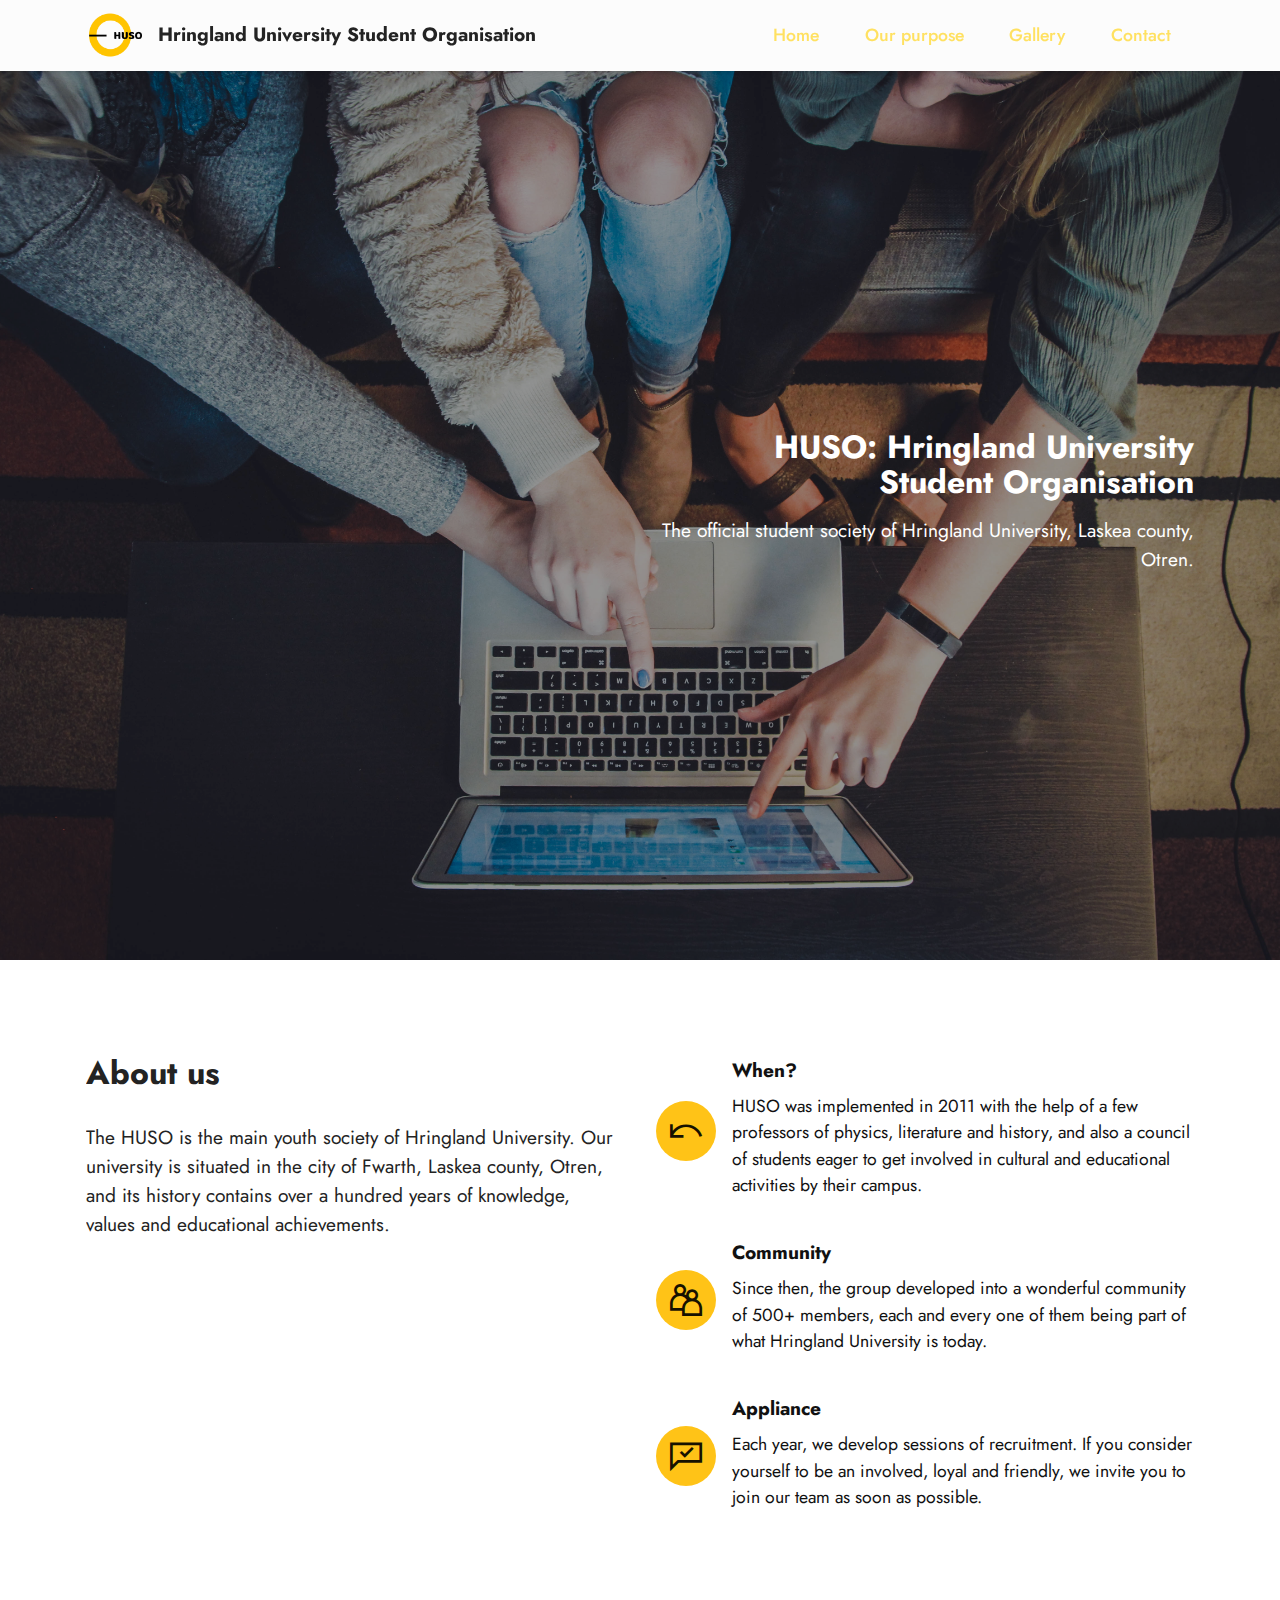
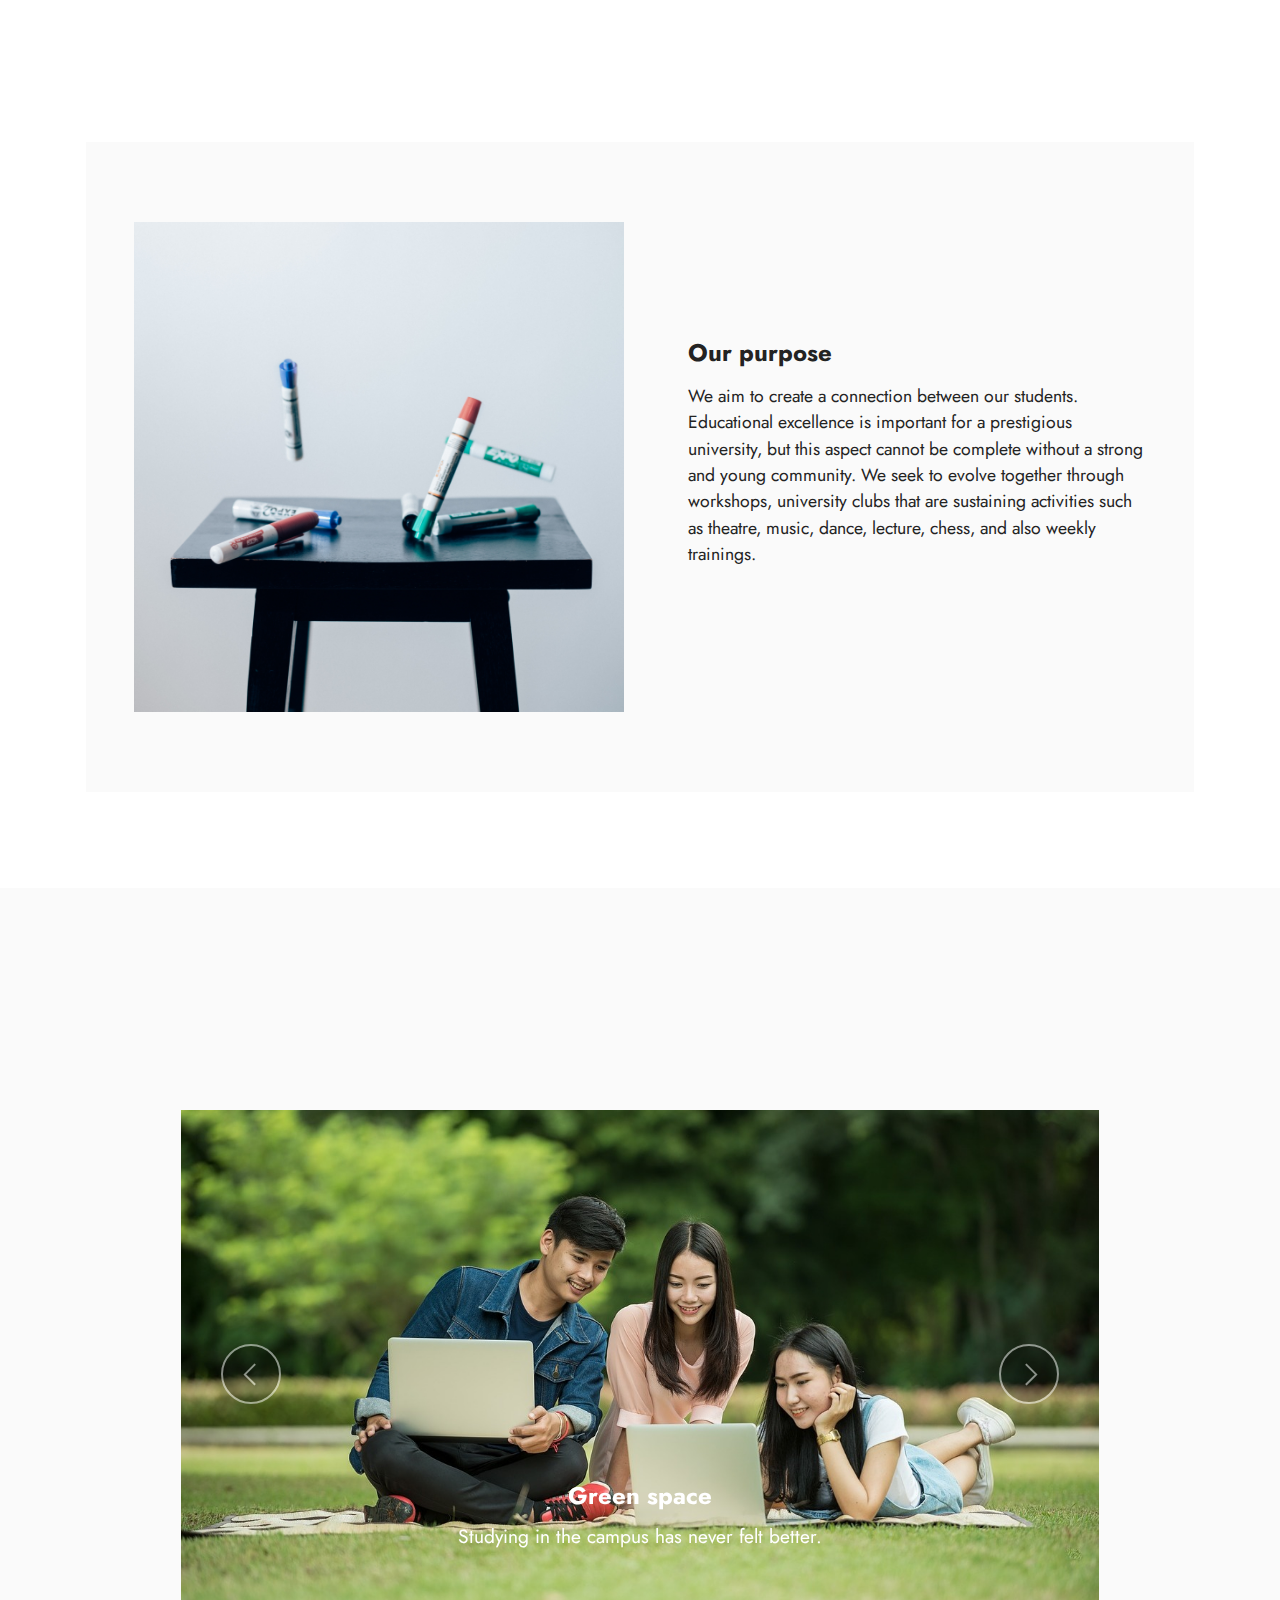
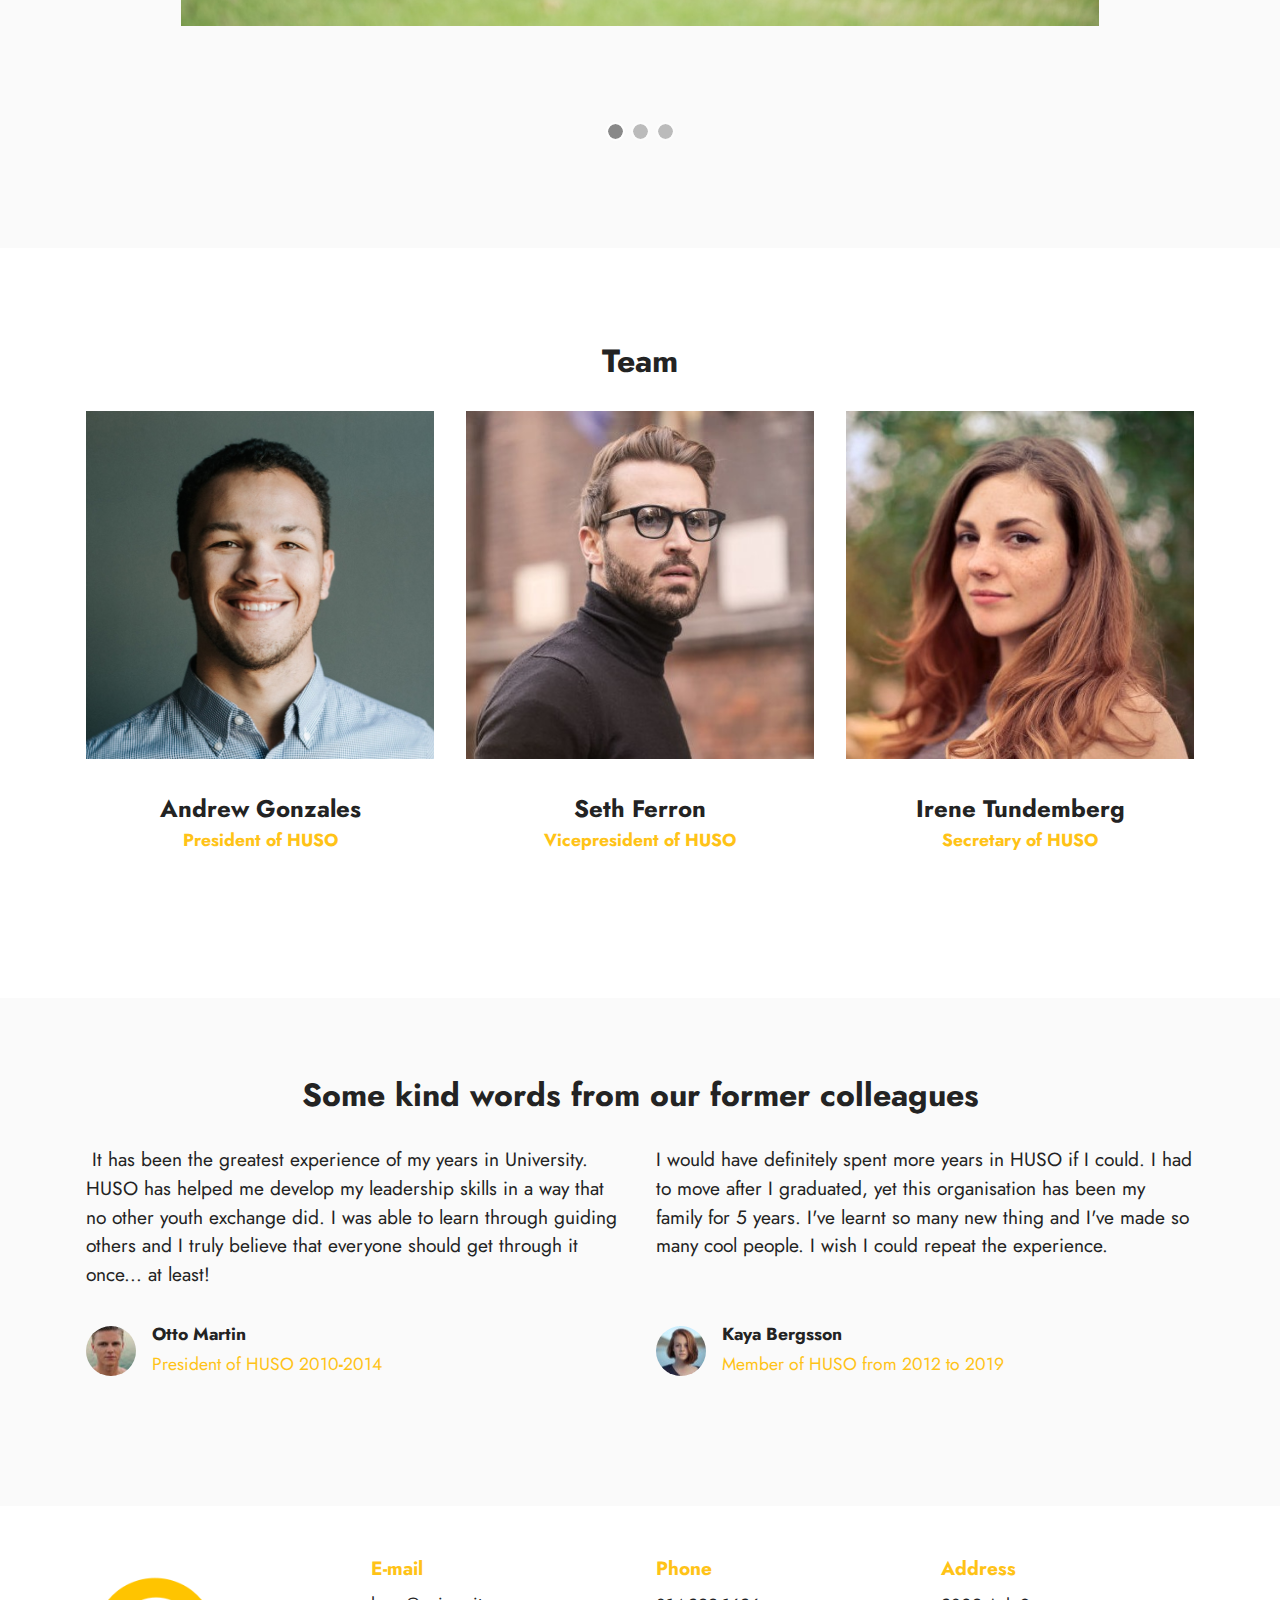
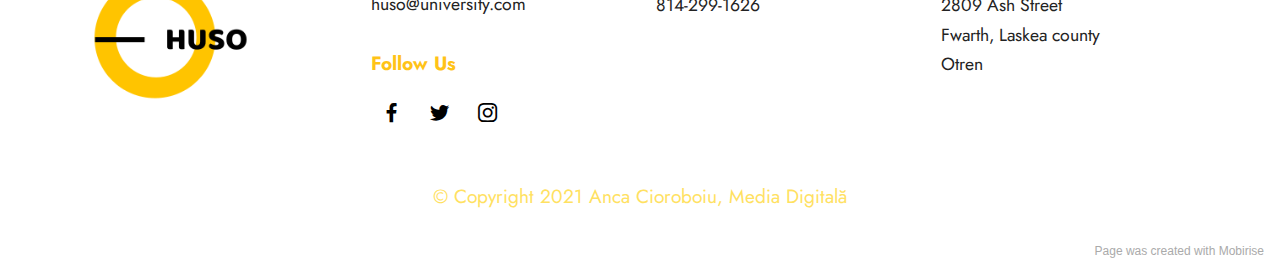
<file: index.html>
<!DOCTYPE html>
<html  >
<head>
  <!-- Site made with Mobirise Website Builder v5.2.0, https://mobirise.com -->
  <meta charset="UTF-8">
  <meta http-equiv="X-UA-Compatible" content="IE=edge">
  <meta name="generator" content="Mobirise v5.2.0, mobirise.com">
  <meta name="viewport" content="width=device-width, initial-scale=1, minimum-scale=1">
  <link rel="shortcut icon" href="assets/images/logohuso.png" type="image/x-icon">
  <meta name="description" content="">
  
  
  <title>Home</title>
  <link rel="stylesheet" href="assets/web/assets/mobirise-icons2/mobirise2.css">
  <link rel="stylesheet" href="assets/tether/tether.min.css">
  <link rel="stylesheet" href="assets/bootstrap/css/bootstrap.min.css">
  <link rel="stylesheet" href="assets/bootstrap/css/bootstrap-grid.min.css">
  <link rel="stylesheet" href="assets/bootstrap/css/bootstrap-reboot.min.css">
  <link rel="stylesheet" href="assets/dropdown/css/style.css">
  <link rel="stylesheet" href="assets/socicon/css/styles.css">
  <link rel="stylesheet" href="assets/theme/css/style.css">
  <link rel="preload" as="style" href="assets/mobirise/css/mbr-additional.css"><link rel="stylesheet" href="assets/mobirise/css/mbr-additional.css" type="text/css">
  
  
  
  
</head>
<body>
  
  <section class="menu menu2 cid-sl4hZYeyBX" once="menu" id="menu2-1">
    
    <nav class="navbar navbar-dropdown navbar-fixed-top navbar-expand-lg">
        <div class="container">
            <div class="navbar-brand">
                <span class="navbar-logo">
                    <a href="index.html">
                        <img src="assets/images/logohuso.png" alt="Logo Huso" style="height: 3.7rem;">
                    </a>
                </span>
                <span class="navbar-caption-wrap"><a class="navbar-caption text-black display-7" href="https://mobiri.se">Hringland University Student Organisation</a></span>
            </div>
            <button class="navbar-toggler" type="button" data-toggle="collapse" data-target="#navbarSupportedContent" aria-controls="navbarNavAltMarkup" aria-expanded="false" aria-label="Toggle navigation">
                <div class="hamburger">
                    <span></span>
                    <span></span>
                    <span></span>
                    <span></span>
                </div>
            </button>
            <div class="collapse navbar-collapse" id="navbarSupportedContent">
                <ul class="navbar-nav nav-dropdown nav-right" data-app-modern-menu="true"><li class="nav-item"><a class="nav-link link text-warning text-primary display-4" href="index.html">Home</a></li>
                    <li class="nav-item"><a class="nav-link link text-warning text-primary display-4" href="page1.html">Our purpose</a></li>
                    <li class="nav-item"><a class="nav-link link text-warning text-primary display-4" href="page2.html">Gallery</a>
                    </li><li class="nav-item"><a class="nav-link link text-warning text-primary display-4" href="page3.html">Contact</a></li></ul>
                
                
            </div>
        </div>
    </nav>
</section>

<section class="header3 cid-sl4jOq8jzr mbr-fullscreen" id="header3-2">

    

    <div class="mbr-overlay" style="opacity: 0.4; background-color: rgb(0, 0, 0);"></div>

    <div class="align-center container">
        <div class="row justify-content-end">
            <div class="col-12 col-lg-6">
                <h1 class="mbr-section-title mbr-fonts-style mb-3 display-2"><strong>HUSO: Hringland University Student Organisation</strong></h1>
                
                <p class="mbr-text mbr-fonts-style display-7">The official student society of Hringland University, Laskea county, Otren.</p>
                
            </div>
        </div>
    </div>
</section>

<section class="features12 cid-sl4lmY3kUi" id="features13-3">

    
    
    <div class="container">
        <div class="row justify-content-center">
            <div class="col-12 col-lg-6">
                <div class="card-wrapper">
                    <div class="card-box align-left">
                        <h4 class="card-title mbr-fonts-style mb-4 display-2"><strong>About us</strong></h4>
                        <p class="mbr-text mbr-fonts-style mb-4 display-7">The HUSO is the main youth society of Hringland University. Our university is situated in the city of Fwarth, Laskea county, Otren, and its history contains over a hundred years of knowledge, values and educational achievements.&nbsp;<br>
<br></p>
                        
                    </div>
                </div>
            </div>
            <div class="col-12 col-lg-6">
                <div class="item mbr-flex">
                    <div class="icon-box">
                        <span class="mbr-iconfont mobi-mbri-undo mobi-mbri"></span>
                    </div>
                    <div class="text-box">
                        <h4 class="icon-title mbr-black mbr-fonts-style display-7"><strong>When?</strong></h4>
                        <h5 class="icon-text mbr-black mbr-fonts-style display-4">HUSO was implemented in 2011 with the help of a few professors of physics, literature and history, and also a council of students eager to get involved in cultural and educational activities by their campus.&nbsp;</h5>
                    </div>
                </div>
                <div class="item mbr-flex">
                    <div class="icon-box">
                        <span class="mbr-iconfont mobi-mbri-users mobi-mbri"></span>
                    </div>
                    <div class="text-box">
                        <h4 class="icon-title mbr-black mbr-fonts-style display-7"><strong>Community</strong></h4>
                        <h5 class="icon-text mbr-black mbr-fonts-style display-4">Since then, the group developed into a wonderful community of 500+ members, each and every one of them being part of what Hringland University is today.</h5>
                    </div>
                </div>
                <div class="item mbr-flex">
                    <div class="icon-box">
                        <span class="mbr-iconfont mobi-mbri-cust-feedback mobi-mbri"></span>
                    </div>
                    <div class="text-box">
                        <h4 class="icon-title mbr-black mbr-fonts-style display-7"><strong>Appliance</strong></h4>
                        <h5 class="icon-text mbr-black mbr-fonts-style display-4">Each year, we develop sessions of recruitment. If you consider yourself to be an involved, loyal and friendly, we invite you to join our team as soon as possible.</h5>
                    </div>
                </div>
            </div>
        </div>
    </div>
</section>

<section class="features16 cid-sl4mUcbmWT" id="features17-4">
    

    
    <div class="container">
        <div class="content-wrapper">
            <div class="row align-items-center">
                <div class="col-12 col-lg-6">
                    <div class="image-wrapper">
                        <img src="assets/images/marker.jpeg" alt="Markers">
                    </div>
                </div>
                <div class="col-12 col-lg">
                    <div class="text-wrapper">
                        <h6 class="card-title mbr-fonts-style display-5"><strong>Our purpose</strong></h6>
                        <p class="mbr-text mbr-fonts-style mb-4 display-4">We aim to create a connection between our students. Educational excellence is important for a prestigious university, but this aspect cannot be complete without a strong and young community. We seek to evolve together through workshops, university clubs that are sustaining activities such as theatre, music, dance, lecture, chess, and also weekly trainings.</p>
                        
                    </div>
                </div>
            </div>
        </div>
    </div>
</section>

<section class="slider2 cid-sl4oqI4h3O" id="slider2-7">
    

    
    <div class="container">
        <div class="row justify-content-center">
            <div class="col-12 col-md-10">
                <div class="carousel slide carousel-fade" id="sl55QPS8Af" data-ride="carousel" data-interval="5000">
                    
                    <ol class="carousel-indicators">
                        <li data-slide-to="0" class="active" data-target="#sl55QPS8Af"></li>
                        <li data-slide-to="1" data-target="#sl55QPS8Af"></li><li data-slide-to="2" data-target="#sl55QPS8Af"></li>
                        
                    </ol>
                    <div class="carousel-inner">
                        <div class="carousel-item slider-image item active">
                            <div class="item-wrapper">
                                <img class="d-block w-100" src="assets/images/students-1807505.jpeg">
                                <div class="carousel-caption d-none d-md-block">
                                    <h5 class="mbr-section-subtitle mbr-fonts-style display-5"><strong>Green space</strong></h5>
                                    <p class="mbr-section-text mbr-fonts-style display-7">Studying in the campus has never felt better.</p>
                                </div>
                            </div>
                        </div>
                        <div class="carousel-item slider-image item">
                            <div class="item-wrapper">
                                <img class="d-block w-100" src="assets/images/brainstorming2.jpeg">
                                <div class="carousel-caption d-none d-md-block">
                                    <h5 class="mbr-section-subtitle mbr-fonts-style display-5"><strong>Free work materials</strong></h5>
                                    <p class="mbr-section-text mbr-fonts-style display-7">Have you ever brainstormed without sharpies? Yeah, neither did we.</p>
                                </div>
                            </div>
                        </div>
                        <div class="carousel-item slider-image item">
                            <div class="item-wrapper">
                                <img class="d-block w-100" src="assets/images/work.jpeg">
                                <div class="carousel-caption d-none d-md-block">
                                    <h5 class="mbr-section-subtitle mbr-fonts-style display-5"><strong>Personal workspace</strong></h5>
                                    <p class="mbr-section-text mbr-fonts-style display-7">Even though we support teamwork, there should always be time for yourself.&nbsp;</p>
                                </div>
                            </div>
                        </div>
                    </div>
                    <a class="carousel-control carousel-control-prev" role="button" data-slide="prev" href="#sl55QPS8Af">
                        <span class="mobi-mbri mobi-mbri-arrow-prev" aria-hidden="true"></span>
                        <span class="sr-only">Previous</span>
                    </a>
                    <a class="carousel-control carousel-control-next" role="button" data-slide="next" href="#sl55QPS8Af">
                        <span class="mobi-mbri mobi-mbri-arrow-next" aria-hidden="true"></span>
                        <span class="sr-only">Next</span>
                    </a>
                </div>
            </div>
        </div>
    </div>
</section>

<section class="team1 cid-sl4qC31cCy" id="team1-8">
    

    
    <div class="container">
        <div class="row justify-content-center">
            <div class="col-12">
                <h3 class="mbr-section-title mbr-fonts-style align-center mb-4 display-2"><strong>Team</strong>
                </h3>
                
            </div>
            <div class="col-sm-6 col-lg-4">
                <div class="card-wrap">
                    <div class="image-wrap">
                        <img src="assets/images/andrei.jpeg" alt="Andrew">
                    </div>
                    <div class="content-wrap">
                        <h5 class="mbr-section-title card-title mbr-fonts-style align-center m-0 display-5"><strong>Andrew Gonzales</strong></h5>
                        <h6 class="mbr-role mbr-fonts-style align-center mb-3 display-4">
                            <strong>President of HUSO</strong></h6>
                        
                        
                        
                    </div>
                </div>
            </div>

            <div class="col-sm-6 col-lg-4">
                <div class="card-wrap">
                    <div class="image-wrap">
                        <img src="assets/images/man16-696x464.jpeg" alt="Seth">
                    </div>
                    <div class="content-wrap">
                        <h5 class="mbr-section-title card-title mbr-fonts-style align-center m-0 display-5">
                            <strong>Seth Ferron</strong></h5>
                        <h6 class="mbr-role mbr-fonts-style align-center mb-3 display-4"><strong>Vicepresident of HUSO</strong></h6>
                        
                        
                        
                    </div>
                </div>
            </div>

            <div class="col-sm-6 col-lg-4">
                <div class="card-wrap">
                    <div class="image-wrap">
                        <img src="assets/images/woman20-696x464.jpeg" alt="Irene">
                    </div>
                    <div class="content-wrap">
                        <h5 class="mbr-section-title card-title mbr-fonts-style align-center m-0 display-5"><strong>Irene Tundemberg</strong></h5>
                        <h6 class="mbr-role mbr-fonts-style align-center mb-3 display-4"><strong>Secretary of HUSO</strong></h6>
                        
                        
                        
                    </div>
                </div>
            </div>

            
        </div>
    </div>
</section>

<section class="testimonials2 cid-sl4vgVjEYj" id="testimonials2-9">
    
    
    <div class="container">
        <h3 class="mbr-section-title mbr-fonts-style align-center mb-4 display-2"><strong>Some kind words from our former colleagues</strong></h3>
        <div class="row justify-content-center">
            <div class="card col-12 col-md-6">
                <p class="mbr-text mbr-fonts-style mb-4 display-7">&nbsp;It has been the greatest experience of my years in University. HUSO has helped me develop my leadership skills in a way that no other youth exchange did. I was able to learn through guiding others and I truly believe that everyone should get through it once... at least!</p>
                <div class="d-flex mb-md-0 mb-4">
                    <div class="image-wrapper">
                        <img src="assets/images/man07-100x67.jpeg" alt="President">
                    </div>
                    <div class="text-wrapper">
                        <p class="name mbr-fonts-style mb-1 display-4"><strong>Otto Martin</strong></p>
                        <p class="position mbr-fonts-style display-4">President of<strong> </strong>HUSO 2010<strong>-</strong>2014</p>
                    </div>
                </div>
            </div>
            <div class="card col-12 col-md-6">
                <p class="mbr-text mbr-fonts-style mb-4 display-7">I would have definitely spent more years in HUSO if I could. I had to move after I graduated, yet this organisation has been my family for 5 years. I've learnt so many new thing and I've made so many cool people. I wish I could repeat the experience.&nbsp;<br><br></p>
                <div class="d-flex mb-md-0 mb-4">
                    <div class="image-wrapper">
                        <img src="assets/images/woman25-100x67.jpeg" alt="Kaya">
                    </div>
                    <div class="text-wrapper">
                        <p class="name mbr-fonts-style mb-1 display-4"><strong>Kaya Bergsson</strong></p>
                        <p class="position mbr-fonts-style display-4">Member of HUSO from 2012 to 2019</p>
                    </div>
                </div>
            </div>
        </div>
    </div>
</section>

<section class="footer4 cid-sl4DeO8WwW" once="footers" id="footer4-y">

    
    
    <div class="container">
        <div class="row mbr-white">
            <div class="col-6 col-lg-3">
                <div class="media-wrap col-md-8 col-12">
                    <a href="index.html">
                        <img src="assets/images/logohuso-200x200.png" alt="Mobirise">
                    </a>
                </div>
            </div>
            <div class="col-12 col-md-6 col-lg-3">
                <h5 class="mbr-section-subtitle mbr-fonts-style mb-2 display-7"><strong>E-mail</strong></h5>
                <p class="mbr-text mbr-fonts-style mb-4 display-4">huso@university.com</p>
                <h5 class="mbr-section-subtitle mbr-fonts-style mb-3 display-7">
                    <strong>Follow Us</strong>
                </h5>
                <div class="social-row display-7">
                    <div class="soc-item">
                        <a href="http://facebook.com/anca.crb" target="_blank">
                            <span class="mbr-iconfont socicon-facebook socicon"></span>
                        </a>
                    </div>
                    <div class="soc-item">
                        <a href="https://twitter.com/AncaCioroboiu" target="_blank">
                            <span class="mbr-iconfont socicon-twitter socicon"></span>
                        </a>
                    </div>
                    <div class="soc-item">
                        <a href="http://instagram.com/76___1" target="_blank">
                            <span class="mbr-iconfont socicon-instagram socicon"></span>
                        </a>
                    </div>
                    
                </div>
            </div>
            <div class="col-12 col-md-6 col-lg-3">
                <h5 class="mbr-section-subtitle mbr-fonts-style mb-2 display-7"><strong>Phone</strong></h5>
                <ul class="list mbr-fonts-style display-4">
                    <li class="mbr-text item-wrap">814-299-1626</li>
                </ul>
            </div>
            <div class="col-12 col-md-6 col-lg-3">
                <h5 class="mbr-section-subtitle mbr-fonts-style mb-2 display-7"><strong>Address</strong></h5>
                <ul class="list mbr-fonts-style display-4">
                    <li class="mbr-text item-wrap">2809  Ash Street<br>Fwarth, Laskea county <br>Otren</li>
                </ul>
            </div>
            <div class="col-12 mt-4">
                <p class="mbr-text mb-0 mbr-fonts-style copyright align-center display-7">
                    © Copyright 2021 Anca Cioroboiu, Media Digitală</p>
            </div>
        </div>
    </div>
</section><section style="background-color: #fff; font-family: -apple-system, BlinkMacSystemFont, 'Segoe UI', 'Roboto', 'Helvetica Neue', Arial, sans-serif; color:#aaa; font-size:12px; padding: 0; align-items: center; display: flex;"><a href="https://mobirise.site/d" style="flex: 1 1; height: 3rem; padding-left: 1rem;"></a><p style="flex: 0 0 auto; margin:0; padding-right:1rem;">Page <a href="https://mobirise.site/f" style="color:#aaa;">was created</a> with Mobirise</p></section><script src="assets/web/assets/jquery/jquery.min.js"></script>  <script src="assets/popper/popper.min.js"></script>  <script src="assets/tether/tether.min.js"></script>  <script src="assets/bootstrap/js/bootstrap.min.js"></script>  <script src="assets/smoothscroll/smooth-scroll.js"></script>  <script src="assets/dropdown/js/nav-dropdown.js"></script>  <script src="assets/dropdown/js/navbar-dropdown.js"></script>  <script src="assets/touchswipe/jquery.touch-swipe.min.js"></script>  <script src="assets/theme/js/script.js"></script>  
  
  
</body>
</html>
</file>
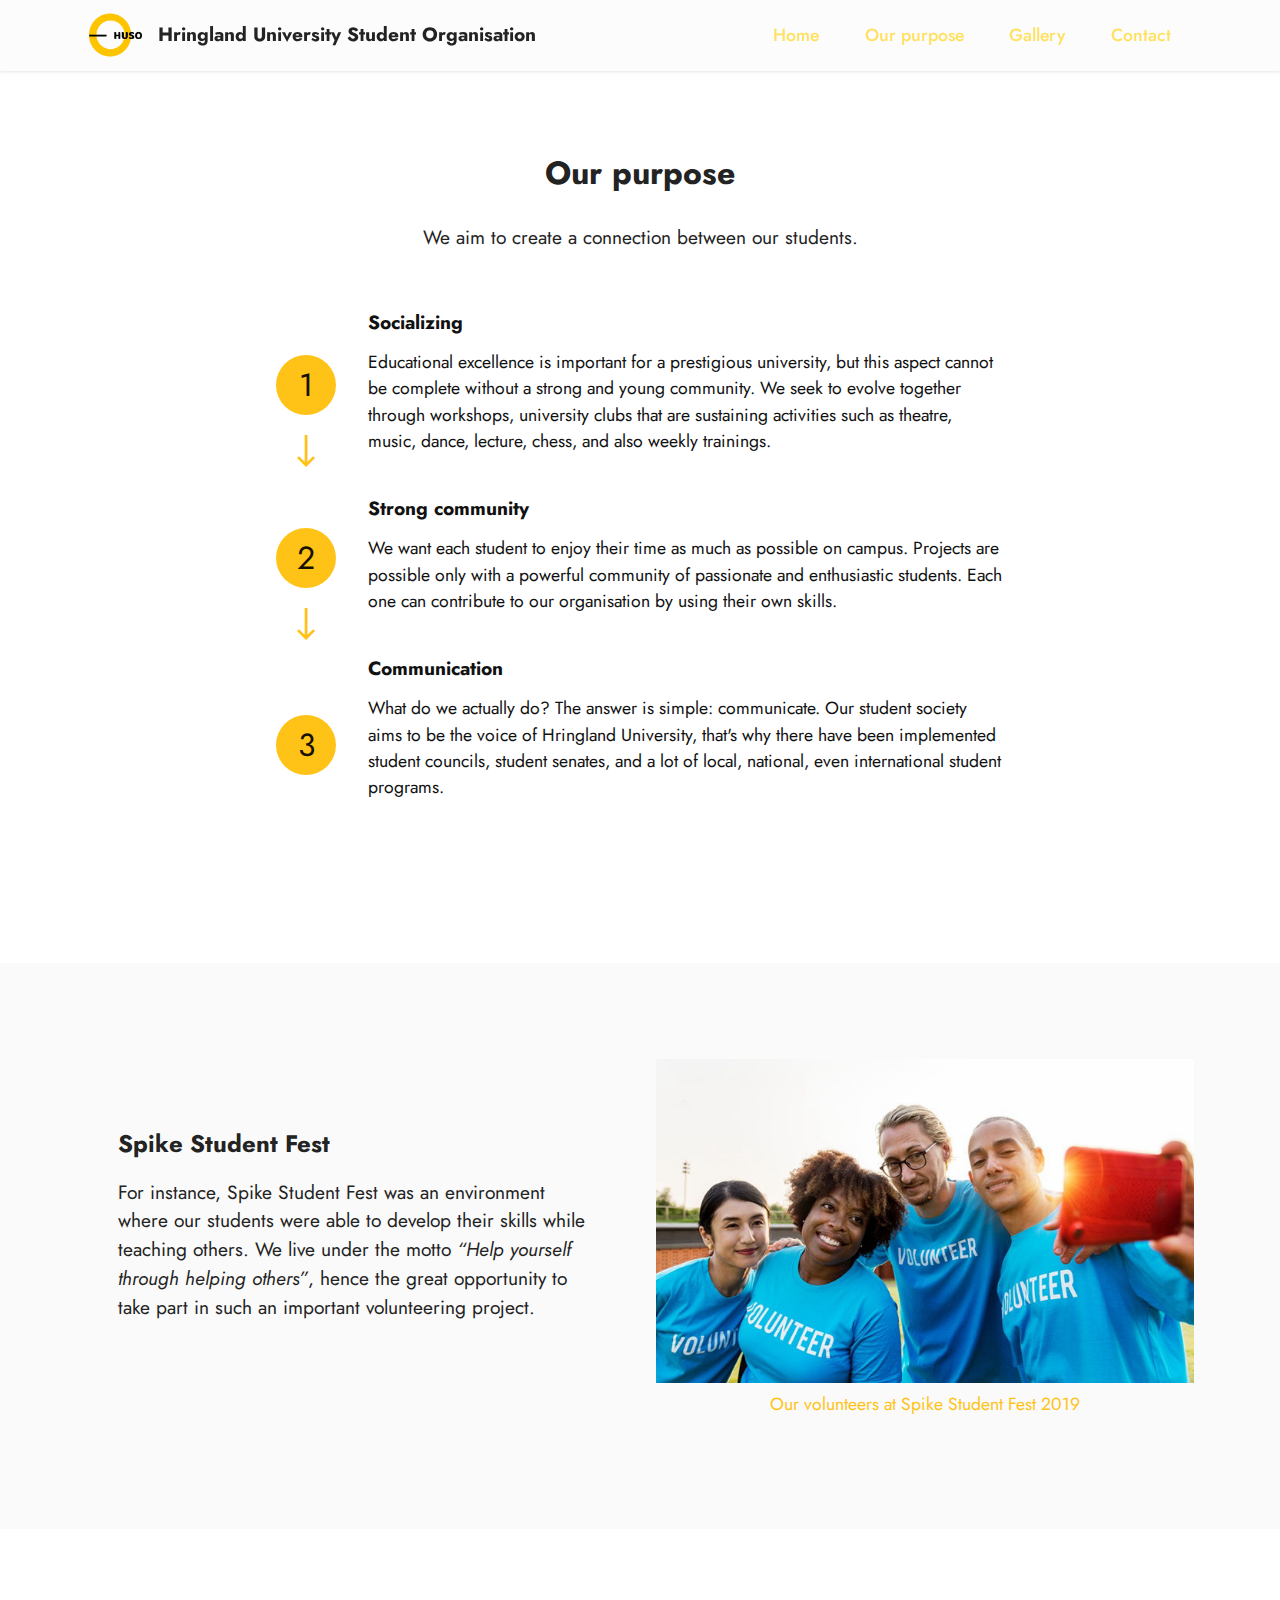
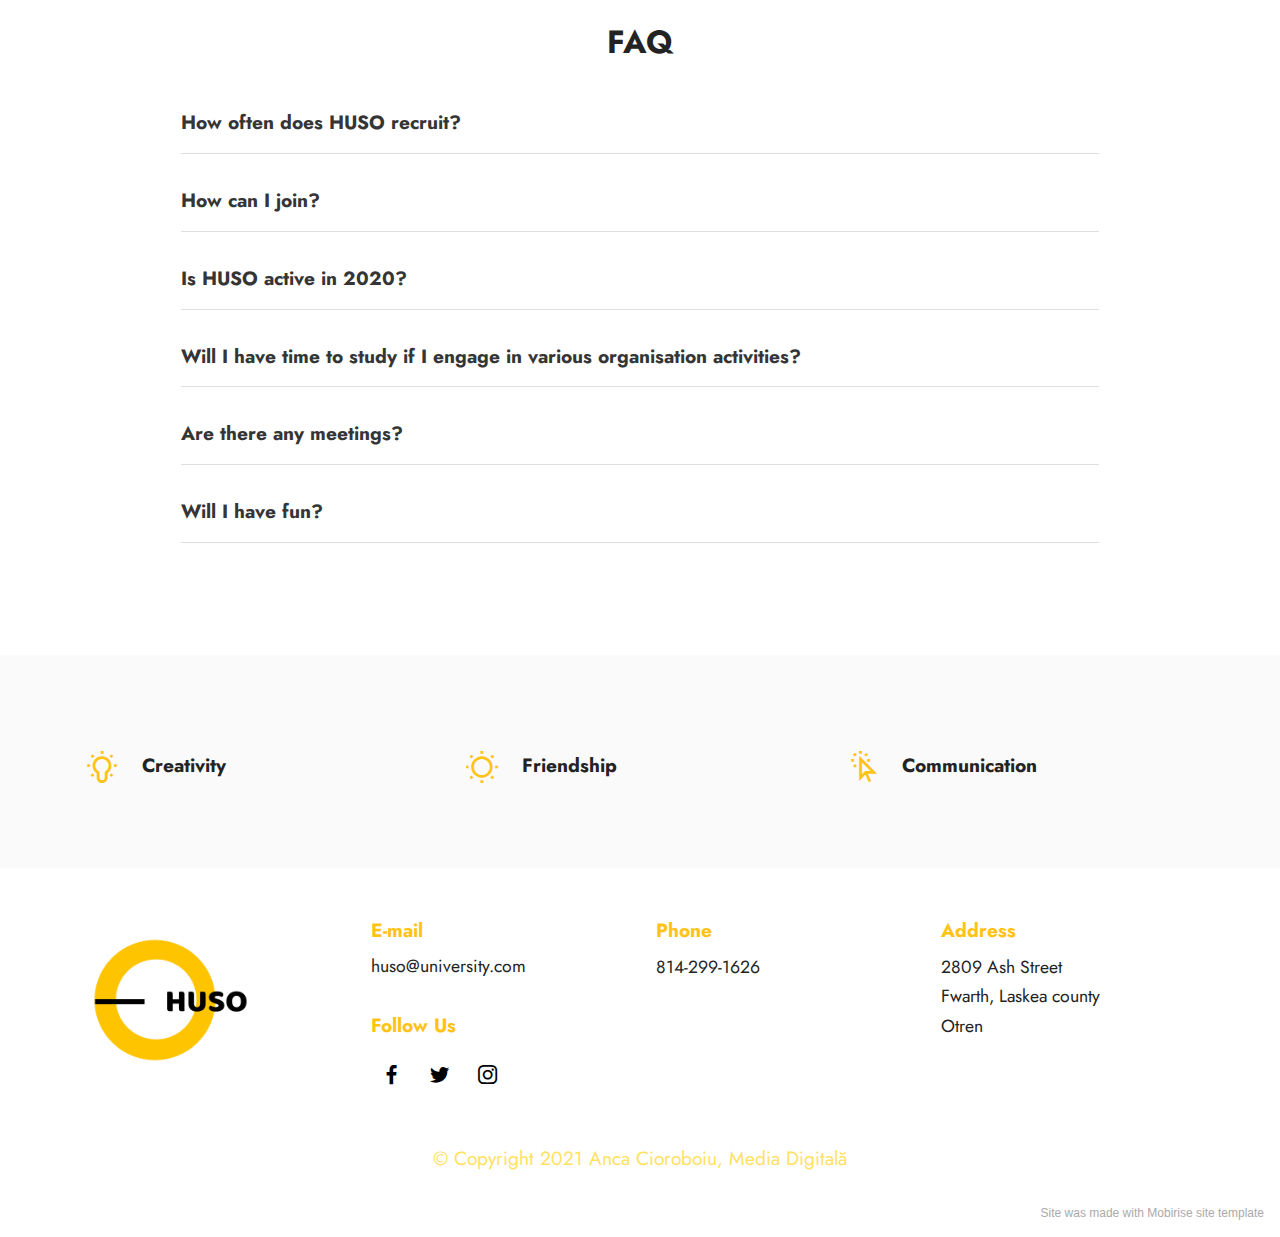
<file: page1.html>
<!DOCTYPE html>
<html  >
<head>
  <!-- Site made with Mobirise Website Builder v5.2.0, https://mobirise.com -->
  <meta charset="UTF-8">
  <meta http-equiv="X-UA-Compatible" content="IE=edge">
  <meta name="generator" content="Mobirise v5.2.0, mobirise.com">
  <meta name="viewport" content="width=device-width, initial-scale=1, minimum-scale=1">
  <link rel="shortcut icon" href="assets/images/logohuso.png" type="image/x-icon">
  <meta name="description" content="">
  
  
  <title>Our Purpose</title>
  <link rel="stylesheet" href="assets/web/assets/mobirise-icons2/mobirise2.css">
  <link rel="stylesheet" href="assets/web/assets/mobirise-icons/mobirise-icons.css">
  <link rel="stylesheet" href="assets/tether/tether.min.css">
  <link rel="stylesheet" href="assets/bootstrap/css/bootstrap.min.css">
  <link rel="stylesheet" href="assets/bootstrap/css/bootstrap-grid.min.css">
  <link rel="stylesheet" href="assets/bootstrap/css/bootstrap-reboot.min.css">
  <link rel="stylesheet" href="assets/dropdown/css/style.css">
  <link rel="stylesheet" href="assets/socicon/css/styles.css">
  <link rel="stylesheet" href="assets/theme/css/style.css">
  <link rel="preload" as="style" href="assets/mobirise/css/mbr-additional.css"><link rel="stylesheet" href="assets/mobirise/css/mbr-additional.css" type="text/css">
  
  
  
  
</head>
<body>
  
  <section class="menu menu2 cid-sl4hZYeyBX" once="menu" id="menu2-e">
    
    <nav class="navbar navbar-dropdown navbar-fixed-top navbar-expand-lg">
        <div class="container">
            <div class="navbar-brand">
                <span class="navbar-logo">
                    <a href="index.html">
                        <img src="assets/images/logohuso.png" alt="Logo Huso" style="height: 3.7rem;">
                    </a>
                </span>
                <span class="navbar-caption-wrap"><a class="navbar-caption text-black display-7" href="https://mobiri.se">Hringland University Student Organisation</a></span>
            </div>
            <button class="navbar-toggler" type="button" data-toggle="collapse" data-target="#navbarSupportedContent" aria-controls="navbarNavAltMarkup" aria-expanded="false" aria-label="Toggle navigation">
                <div class="hamburger">
                    <span></span>
                    <span></span>
                    <span></span>
                    <span></span>
                </div>
            </button>
            <div class="collapse navbar-collapse" id="navbarSupportedContent">
                <ul class="navbar-nav nav-dropdown nav-right" data-app-modern-menu="true"><li class="nav-item"><a class="nav-link link text-warning text-primary display-4" href="index.html">Home</a></li>
                    <li class="nav-item"><a class="nav-link link text-warning text-primary display-4" href="page1.html">Our purpose</a></li>
                    <li class="nav-item"><a class="nav-link link text-warning text-primary display-4" href="page2.html">Gallery</a>
                    </li><li class="nav-item"><a class="nav-link link text-warning text-primary display-4" href="page3.html">Contact</a></li></ul>
                
                
            </div>
        </div>
    </nav>
</section>

<section class="features19 cid-sl4JX0WVbI" id="features20-17">

    
    
    <div class="container">
        <div class="row justify-content-center">
            <div class="col-md-12 col-lg-9">
                <div class="card-wrapper pb-4">
                    <div class="card-box align-center">
                        <h4 class="card-title mbr-fonts-style mb-4 display-2"><strong>Our purpose</strong></h4>
                        <p class="mbr-text mbr-fonts-style mb-4 display-7">We aim to create a connection between our students.</p>
                        
                    </div>
                </div>
            </div>
            <div class="col-12 col-md-8">
                <div class="item mbr-flex">
                    <div class="icon-box">
                        <span class="step-number mbr-fonts-style display-5">1</span>
                    </div>
                    <div class="text-box">
                        <h4 class="icon-title card-title mbr-black mbr-fonts-style display-7"><strong>Socializing</strong></h4>
                        <h5 class="icon-text mbr-black mbr-fonts-style display-4">Educational excellence is important for a prestigious university, but this aspect cannot be complete without a strong and young community. We seek to evolve together through workshops, university clubs that are sustaining activities such as theatre, music, dance, lecture, chess, and also weekly trainings.</h5>
                    </div>
                </div>
                <div class="item mbr-flex">
                    <div class="icon-box">
                        <span class="step-number mbr-fonts-style display-5">2</span>
                    </div>
                    <div class="text-box">
                        <h4 class="icon-title card-title mbr-black mbr-fonts-style display-7"><strong>Strong community</strong></h4>
                        <h5 class="icon-text mbr-black mbr-fonts-style display-4">We want each student to enjoy their time as much as possible on campus. Projects are possible only with a powerful community of passionate and enthusiastic students. Each one can contribute to our organisation by using their own skills.</h5>
                    </div>
                </div>
                <div class="item mbr-flex last">
                    <div class="icon-box">
                        <span class="step-number mbr-fonts-style display-5">3</span>
                    </div>
                    <div class="text-box">
                        <h4 class="icon-title card-title mbr-black mbr-fonts-style display-7"><strong>Communication</strong></h4>
                        <h5 class="icon-text mbr-black mbr-fonts-style display-4">What do we actually do? The answer is simple: communicate. Our student society aims to be the voice of Hringland University, that's why there have been implemented student councils, student senates, and a lot of local, national, even international student programs.
<div>
</div><div><br></div></h5>
                    </div>
                </div>
                
                
                
                
                
                
                
            </div>
        </div>
    </div>
</section>

<section class="image2 cid-sl4LzgIsfq" id="image2-18">
    

    

    <div class="container">
        <div class="row align-items-center">
            <div class="col-12 col-lg-6">
                <div class="image-wrapper">
                    <img src="assets/images/volunteer-700x421.jpg" alt="Volunteers">
                    <p class="mbr-description mbr-fonts-style mt-2 align-center display-4">Our volunteers at Spike Student Fest 2019</p>
                </div>
            </div>
            <div class="col-12 col-lg">
                <div class="text-wrapper">
                    <h3 class="mbr-section-title mbr-fonts-style mb-3 display-5"><strong>Spike Student Fest</strong></h3>
                    <p class="mbr-text mbr-fonts-style display-7">For instance, Spike Student Fest was an environment where our students were able to develop their skills while teaching others. We live under the motto <em>“Help yourself through helping others”</em>, hence the great opportunity to take part in such an important volunteering project.
<br>
<br></p>
                </div>
            </div>
        </div>
    </div>
</section>

<section class="content17 cid-sl4MnodbSZ" id="content17-19">

    

    
    
    <div class="container">
        
            <div class="row justify-content-center">
                <div class="col-12 col-md-10">
                    <div class="section-head align-center mb-4">
                        <h3 class="mbr-section-title mb-0 mbr-fonts-style display-2"><strong>FAQ</strong>
                        </h3>
                        
                    </div>
                    
                    <div id="bootstrap-toggle" class="toggle-panel accordionStyles tab-content">
                        <div class="card mb-3">
                            <div class="card-header" role="tab" id="headingOne">
                                <a role="button" class="collapsed panel-title text-black" data-toggle="collapse" data-core="" href="#collapse1_16" aria-expanded="false" aria-controls="collapse1">
                                    <h6 class="panel-title-edit mbr-fonts-style mb-0 display-7"><strong>How often does HUSO recruit?</strong>&nbsp; &nbsp; &nbsp; &nbsp; &nbsp; &nbsp; &nbsp; &nbsp; &nbsp; &nbsp; &nbsp; &nbsp; &nbsp; &nbsp; &nbsp;</h6>
                                    <span class="sign mbr-iconfont mbri-arrow-down"></span>
                                </a>
                            </div>
                            <div id="collapse1_16" class="panel-collapse noScroll collapse" role="tabpanel" aria-labelledby="headingOne">
                                <div class="panel-body">
                                    <p class="mbr-fonts-style panel-text display-7">Each year, we develop sessions of recruitment. You're the missing piece that we need. If you consider yourself to be an involved, loyal and friendly student at Hringland University, we invite you to join our team as soon as possible.</p>
                                </div>
                            </div>
                        </div>
                        <div class="card mb-3">
                            <div class="card-header" role="tab" id="headingTwo">
                                <a role="button" class="collapsed panel-title text-black" data-toggle="collapse" data-core="" href="#collapse2_16" aria-expanded="false" aria-controls="collapse2">
                                    <h6 class="panel-title-edit mbr-fonts-style mb-0 display-7"><strong>How can I join?</strong>&nbsp; &nbsp; &nbsp; &nbsp; &nbsp; &nbsp; &nbsp; &nbsp; &nbsp; &nbsp; &nbsp; &nbsp; &nbsp; &nbsp; &nbsp; &nbsp; &nbsp;</h6>
                                    <span class="sign mbr-iconfont mbri-arrow-down"></span>
                                </a>

                            </div>
                            <div id="collapse2_16" class="panel-collapse noScroll collapse" role="tabpanel" aria-labelledby="headingTwo">
                                <div class="panel-body">
                                    <p class="mbr-fonts-style panel-text display-7">Send us an e-mail and we will make sure to mail you back whenever our recruitment session starts!</p>
                                </div>
                            </div>
                        </div>
                        <div class="card mb-3">
                            <div class="card-header" role="tab" id="headingThree">
                                <a role="button" class="collapsed panel-title text-black" data-toggle="collapse" data-core="" href="#collapse3_16" aria-expanded="false" aria-controls="collapse3">
                                    <h6 class="panel-title-edit mbr-fonts-style mb-0 display-7"><strong>Is HUSO active in 2020?</strong>&nbsp; &nbsp; &nbsp; &nbsp; &nbsp; &nbsp; &nbsp; &nbsp; &nbsp; &nbsp; &nbsp; &nbsp; &nbsp; &nbsp; &nbsp; &nbsp; &nbsp;</h6>
                                    <span class="sign mbr-iconfont mbri-arrow-down"></span>
                                </a>
                            </div>
                            <div id="collapse3_16" class="panel-collapse noScroll collapse" role="tabpanel" aria-labelledby="headingThree">
                                <div class="panel-body">
                                    <p class="mbr-fonts-style panel-text display-7">Note! Our organisation is still active, despite the situation created by the Sars-Cov-2 pandemic. We conduct most of our activities on Zoom, Microsoft Teams and Google Classroom. We also thoroughly support the general use of masks, be it in campus or not.&nbsp;</p>
                                </div>
                            </div>
                        </div>
                        <div class="card mb-3">
                            <div class="card-header" role="tab" id="headingThree">
                                <a role="button" class="collapsed panel-title text-black" data-toggle="collapse" data-core="" href="#collapse4_16" aria-expanded="false" aria-controls="collapse4">
                                    <h6 class="panel-title-edit mbr-fonts-style mb-0 display-7"><strong>Will I have time to study if I engage in various organisation activities?</strong>&nbsp; &nbsp; &nbsp; &nbsp; &nbsp; &nbsp; &nbsp; &nbsp; &nbsp; &nbsp; &nbsp; &nbsp; &nbsp; &nbsp; &nbsp; &nbsp; &nbsp;</h6>
                                    <span class="sign mbr-iconfont mbri-arrow-down"></span>
                                </a>
                            </div>
                            <div id="collapse4_16" class="panel-collapse noScroll collapse" role="tabpanel" aria-labelledby="headingThree">
                                <div class="panel-body">
                                    <p class="mbr-fonts-style panel-text display-7">Definitely! We try to balance our projects with studying. Also, young learners can be put into contact with older students that can help. Our program is not tough on students.</p>
                                </div>
                            </div>
                        </div>
                        <div class="card mb-3">
                            <div class="card-header" role="tab" id="headingThree">
                                <a role="button" class="collapsed panel-title text-black" data-toggle="collapse" data-core="" href="#collapse5_16" aria-expanded="false" aria-controls="collapse5">
                                   <h6 class="panel-title-edit mbr-fonts-style mb-0 display-7"><strong>Are there any meetings?</strong></h6>
                                        <span class="mbr-iconfont mobi-mbri-arrow-down mobi-mbri"></span>
                                </a>
                            </div>
                            <div id="collapse5_16" class="panel-collapse noScroll collapse" role="tabpanel" aria-labelledby="headingThree">
                                <div class="panel-body">
                                    <p class="mbr-fonts-style panel-text display-7">Usually, there is one meeting per week. Those meetings are not mandatory, but it is suitable that students take part as much as possible.</p>
                                </div>
                            </div>
                        </div>
                        <div class="card mb-3">
                            <div class="card-header" role="tab" id="headingThree">
                                <a role="button" class="collapsed panel-title text-black" data-toggle="collapse" data-core="" href="#collapse6_16" aria-expanded="false" aria-controls="collapse6">
                                    <h6 class="panel-title-edit mbr-fonts-style mb-0 display-7"><strong>Will I have fun?</strong></h6>
                                    <span class="mbr-iconfont mobi-mbri-arrow-down mobi-mbri"></span>
                                </a>
                            </div>
                            <div id="collapse6_16" class="panel-collapse noScroll collapse" role="tabpanel" aria-labelledby="headingThree">
                                <div class="panel-body">
                                    <p class="mbr-fonts-style panel-text display-7">The best you have ever had.</p>
                                </div>
                            </div>
                        </div>
                    </div>
                </div>
            </div>
        </div>
</section>

<section class="features14 cid-sl4ONPApxP" id="features15-1a">

    
    
    <div class="container">
        <div class="row justify-content-center">
            <div class="card col-12 col-md-6 col-lg-4">
                <div class="card-wrapper">
                    <a href="page1.html#features20-17"><span class="mbr-iconfont m-auto mobi-mbri-idea mobi-mbri" style="color: rgb(255, 195, 23); fill: rgb(255, 195, 23);"></span></a>
                    <div class="card-box">
                        <h4 class="card-title mbr-fonts-style mb-2 display-7"><strong>Creativity</strong></h4>
                        
                    </div>
                </div>
            </div>
            <div class="card col-12 col-md-6 col-lg-4">
                <div class="card-wrapper">
                    <a href="page1.html#image2-18"><span class="mbr-iconfont m-auto mobi-mbri-sun2 mobi-mbri" style="color: rgb(255, 195, 23); fill: rgb(255, 195, 23);"></span></a>
                    <div class="card-box">
                        <h4 class="card-title mbr-fonts-style mb-2 display-7"><strong>Friendship</strong></h4>
                        
                    </div>
                </div>
            </div>
            <div class="card col-12 col-md-6 col-lg-4">
                <div class="card-wrapper">
                    <a href="page1.html#content17-19"><span class="mbr-iconfont m-auto mobi-mbri-cursor-click mobi-mbri" style="color: rgb(255, 195, 23); fill: rgb(255, 195, 23);"></span></a>
                    <div class="card-box">
                        <h4 class="card-title mbr-fonts-style mb-2 display-7"><strong>Communication</strong></h4>
                        
                    </div>

                </div>
            </div>
            
        </div>
    </div>
</section>

<section class="footer4 cid-sl4DeO8WwW" once="footers" id="footer4-y">

    
    
    <div class="container">
        <div class="row mbr-white">
            <div class="col-6 col-lg-3">
                <div class="media-wrap col-md-8 col-12">
                    <a href="index.html">
                        <img src="assets/images/logohuso-200x200.png" alt="Mobirise">
                    </a>
                </div>
            </div>
            <div class="col-12 col-md-6 col-lg-3">
                <h5 class="mbr-section-subtitle mbr-fonts-style mb-2 display-7"><strong>E-mail</strong></h5>
                <p class="mbr-text mbr-fonts-style mb-4 display-4">huso@university.com</p>
                <h5 class="mbr-section-subtitle mbr-fonts-style mb-3 display-7">
                    <strong>Follow Us</strong>
                </h5>
                <div class="social-row display-7">
                    <div class="soc-item">
                        <a href="http://facebook.com/anca.crb" target="_blank">
                            <span class="mbr-iconfont socicon-facebook socicon"></span>
                        </a>
                    </div>
                    <div class="soc-item">
                        <a href="https://twitter.com/AncaCioroboiu" target="_blank">
                            <span class="mbr-iconfont socicon-twitter socicon"></span>
                        </a>
                    </div>
                    <div class="soc-item">
                        <a href="http://instagram.com/76___1" target="_blank">
                            <span class="mbr-iconfont socicon-instagram socicon"></span>
                        </a>
                    </div>
                    
                </div>
            </div>
            <div class="col-12 col-md-6 col-lg-3">
                <h5 class="mbr-section-subtitle mbr-fonts-style mb-2 display-7"><strong>Phone</strong></h5>
                <ul class="list mbr-fonts-style display-4">
                    <li class="mbr-text item-wrap">814-299-1626</li>
                </ul>
            </div>
            <div class="col-12 col-md-6 col-lg-3">
                <h5 class="mbr-section-subtitle mbr-fonts-style mb-2 display-7"><strong>Address</strong></h5>
                <ul class="list mbr-fonts-style display-4">
                    <li class="mbr-text item-wrap">2809  Ash Street<br>Fwarth, Laskea county <br>Otren</li>
                </ul>
            </div>
            <div class="col-12 mt-4">
                <p class="mbr-text mb-0 mbr-fonts-style copyright align-center display-7">
                    © Copyright 2021 Anca Cioroboiu, Media Digitală</p>
            </div>
        </div>
    </div>
</section><section style="background-color: #fff; font-family: -apple-system, BlinkMacSystemFont, 'Segoe UI', 'Roboto', 'Helvetica Neue', Arial, sans-serif; color:#aaa; font-size:12px; padding: 0; align-items: center; display: flex;"><a href="https://mobirise.site/k" style="flex: 1 1; height: 3rem; padding-left: 1rem;"></a><p style="flex: 0 0 auto; margin:0; padding-right:1rem;"><a href="https://mobirise.site/s" style="color:#aaa;">Site</a> was made with Mobirise site template</p></section><script src="assets/web/assets/jquery/jquery.min.js"></script>  <script src="assets/popper/popper.min.js"></script>  <script src="assets/tether/tether.min.js"></script>  <script src="assets/bootstrap/js/bootstrap.min.js"></script>  <script src="assets/smoothscroll/smooth-scroll.js"></script>  <script src="assets/mbr-switch-arrow/mbr-switch-arrow.js"></script>  <script src="assets/dropdown/js/nav-dropdown.js"></script>  <script src="assets/dropdown/js/navbar-dropdown.js"></script>  <script src="assets/touchswipe/jquery.touch-swipe.min.js"></script>  <script src="assets/theme/js/script.js"></script>  
  
  
</body>
</html>
</file>
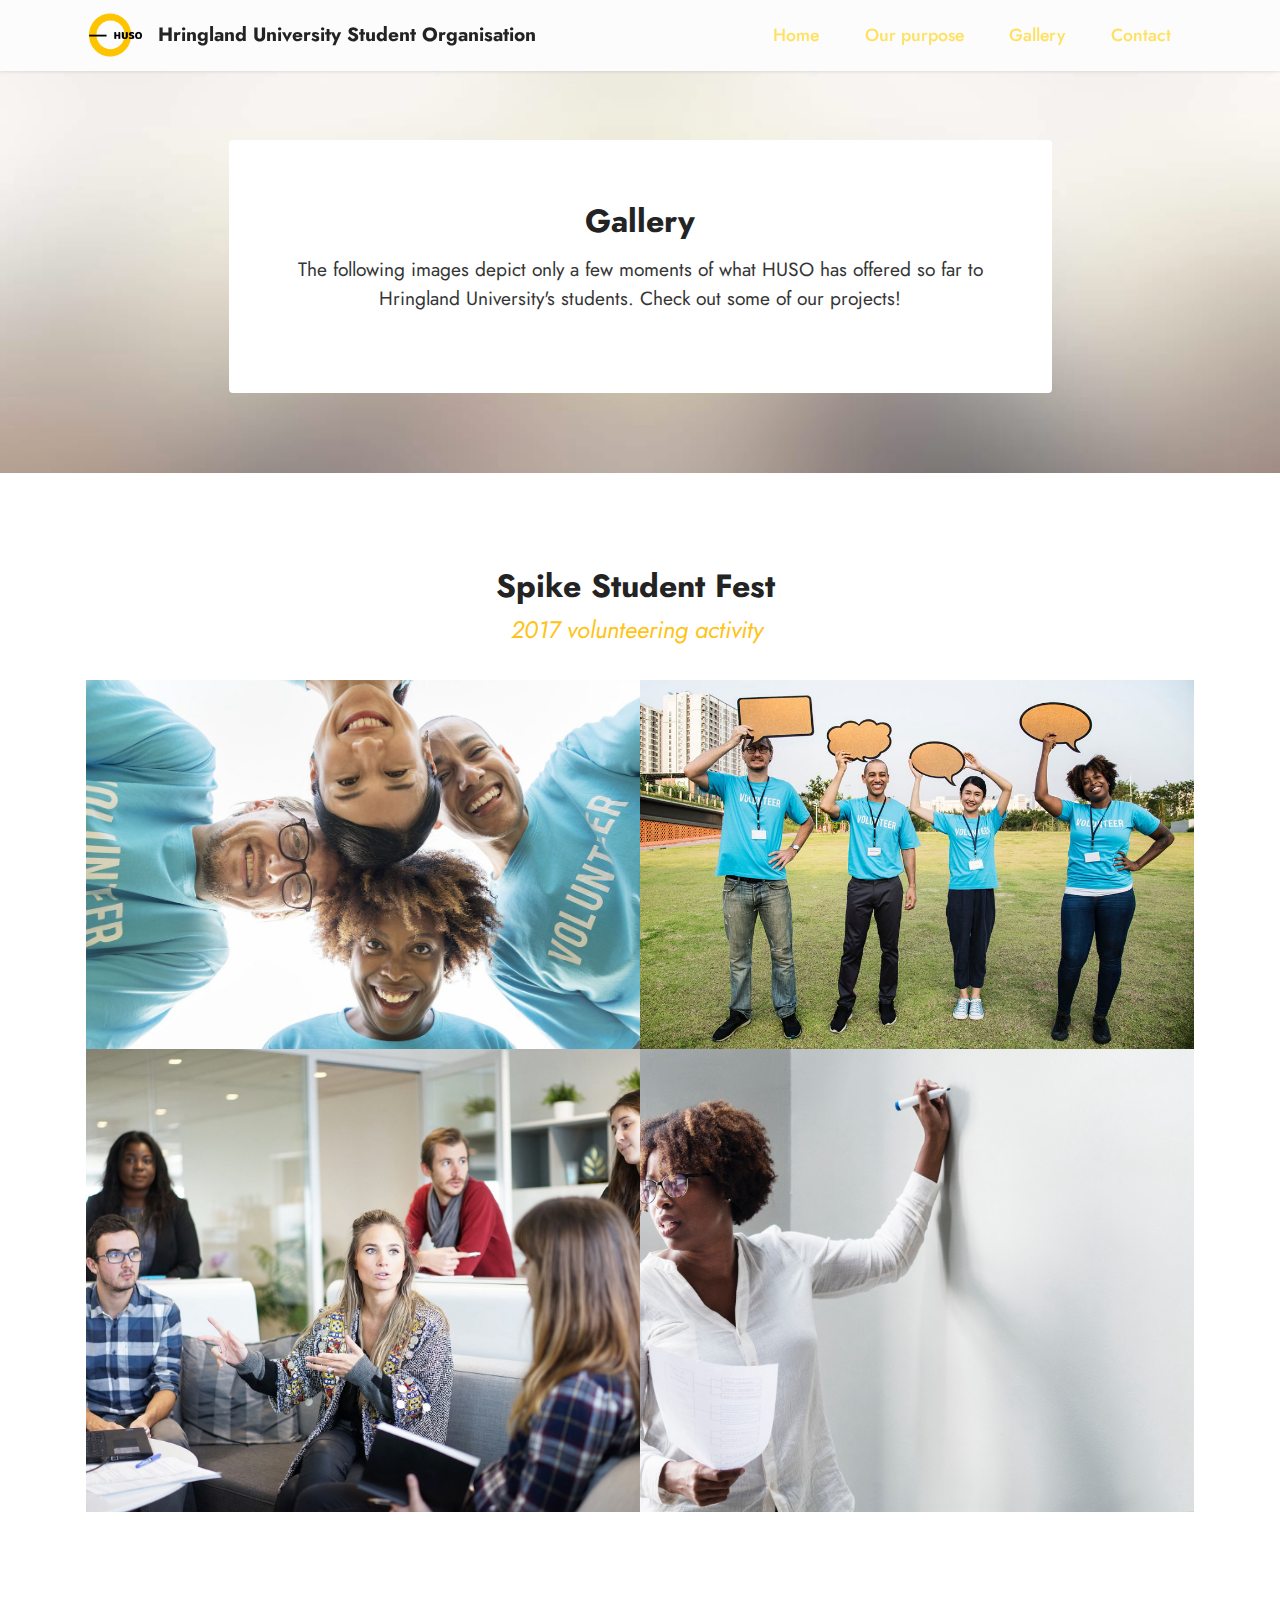
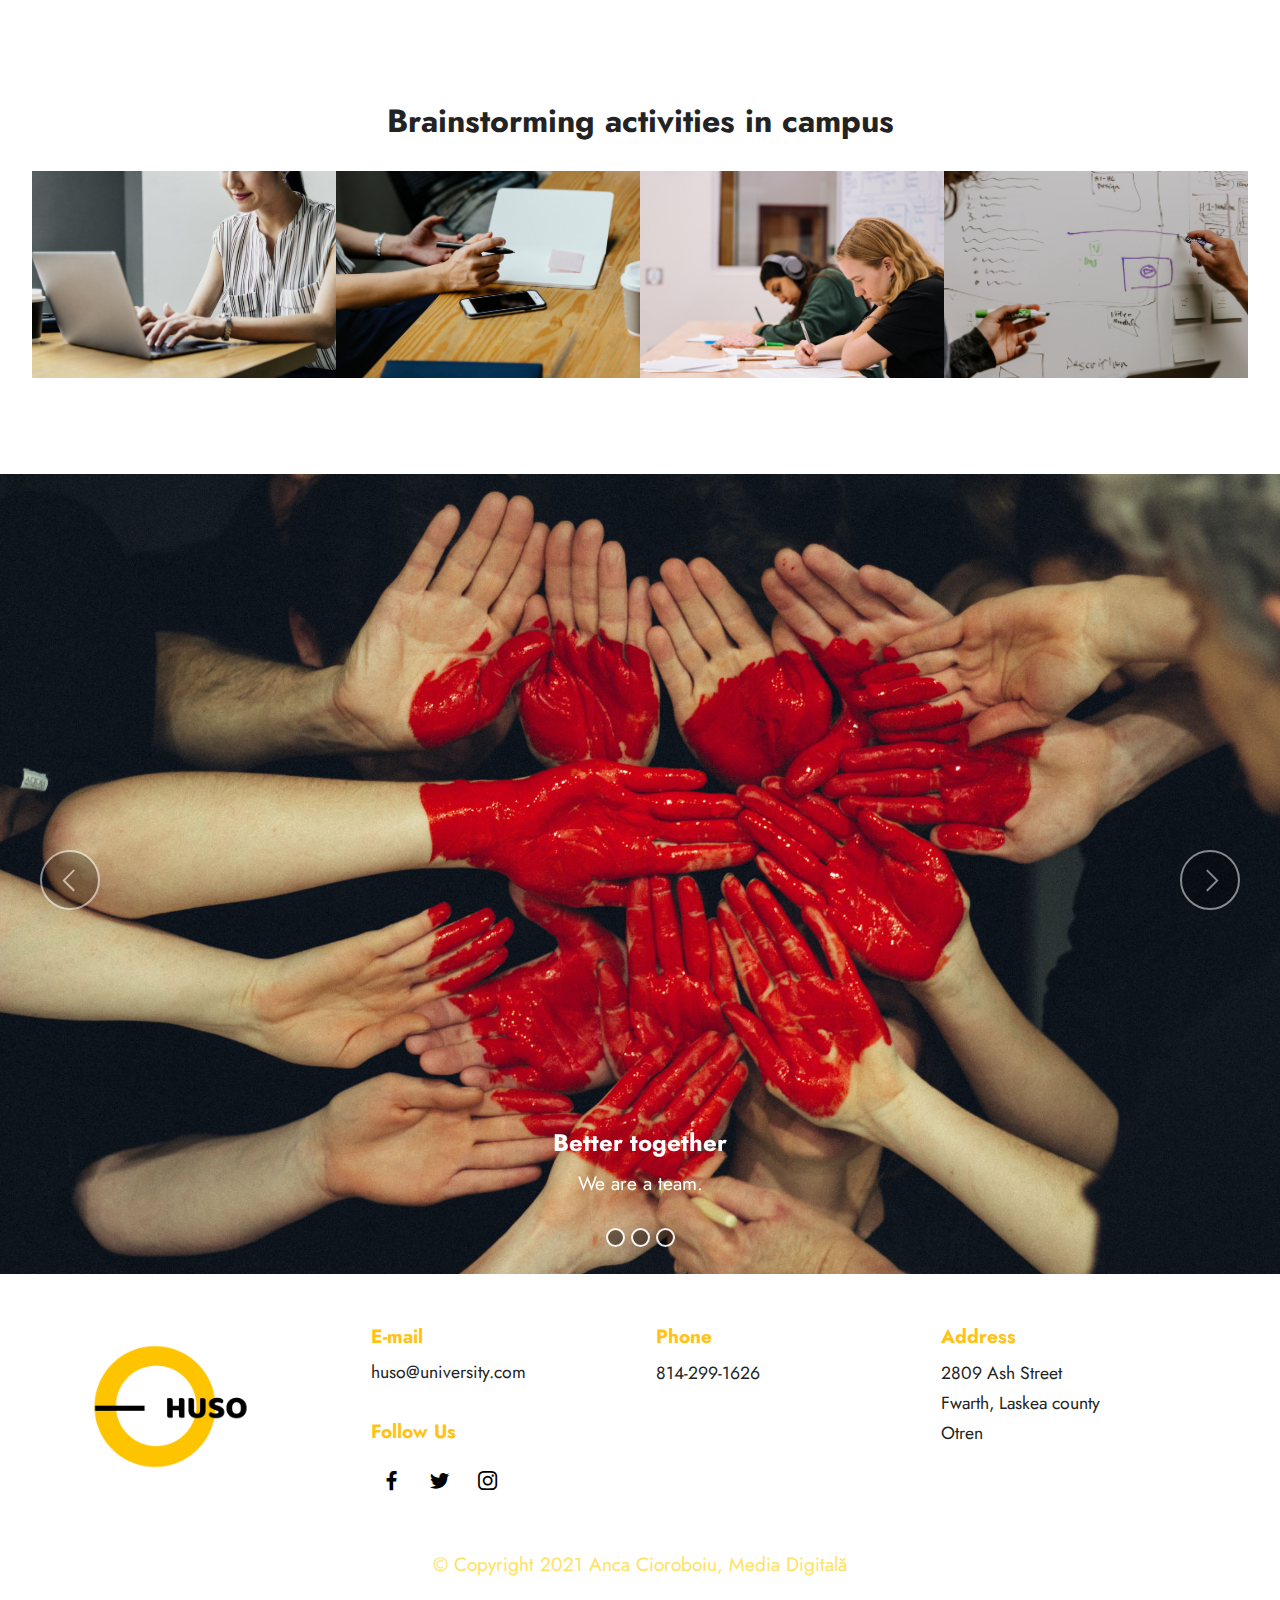
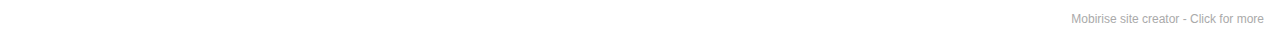
<file: page2.html>
<!DOCTYPE html>
<html  >
<head>
  <!-- Site made with Mobirise Website Builder v5.2.0, https://mobirise.com -->
  <meta charset="UTF-8">
  <meta http-equiv="X-UA-Compatible" content="IE=edge">
  <meta name="generator" content="Mobirise v5.2.0, mobirise.com">
  <meta name="viewport" content="width=device-width, initial-scale=1, minimum-scale=1">
  <link rel="shortcut icon" href="assets/images/logohuso.png" type="image/x-icon">
  <meta name="description" content="">
  
  
  <title>Gallery</title>
  <link rel="stylesheet" href="assets/web/assets/mobirise-icons2/mobirise2.css">
  <link rel="stylesheet" href="assets/tether/tether.min.css">
  <link rel="stylesheet" href="assets/bootstrap/css/bootstrap.min.css">
  <link rel="stylesheet" href="assets/bootstrap/css/bootstrap-grid.min.css">
  <link rel="stylesheet" href="assets/bootstrap/css/bootstrap-reboot.min.css">
  <link rel="stylesheet" href="assets/dropdown/css/style.css">
  <link rel="stylesheet" href="assets/socicon/css/styles.css">
  <link rel="stylesheet" href="assets/theme/css/style.css">
  <link rel="preload" as="style" href="assets/mobirise/css/mbr-additional.css"><link rel="stylesheet" href="assets/mobirise/css/mbr-additional.css" type="text/css">
  
  
  
  
</head>
<body>
  
  <section class="menu menu2 cid-sl4hZYeyBX" once="menu" id="menu2-11">
    
    <nav class="navbar navbar-dropdown navbar-fixed-top navbar-expand-lg">
        <div class="container">
            <div class="navbar-brand">
                <span class="navbar-logo">
                    <a href="index.html">
                        <img src="assets/images/logohuso.png" alt="Logo Huso" style="height: 3.7rem;">
                    </a>
                </span>
                <span class="navbar-caption-wrap"><a class="navbar-caption text-black display-7" href="https://mobiri.se">Hringland University Student Organisation</a></span>
            </div>
            <button class="navbar-toggler" type="button" data-toggle="collapse" data-target="#navbarSupportedContent" aria-controls="navbarNavAltMarkup" aria-expanded="false" aria-label="Toggle navigation">
                <div class="hamburger">
                    <span></span>
                    <span></span>
                    <span></span>
                    <span></span>
                </div>
            </button>
            <div class="collapse navbar-collapse" id="navbarSupportedContent">
                <ul class="navbar-nav nav-dropdown nav-right" data-app-modern-menu="true"><li class="nav-item"><a class="nav-link link text-warning text-primary display-4" href="index.html">Home</a></li>
                    <li class="nav-item"><a class="nav-link link text-warning text-primary display-4" href="page1.html">Our purpose</a></li>
                    <li class="nav-item"><a class="nav-link link text-warning text-primary display-4" href="page2.html">Gallery</a>
                    </li><li class="nav-item"><a class="nav-link link text-warning text-primary display-4" href="page3.html">Contact</a></li></ul>
                
                
            </div>
        </div>
    </nav>
</section>

<section class="header12 cid-sl4RAq7Wri mbr-parallax-background" id="header12-1b">

    

    <div class="mbr-overlay" style="opacity: 0.3; background-color: rgb(255, 255, 255);">
    </div>
    <div class="container">
        <div class="row justify-content-center">
            <div class="card col-12 col-md-12 col-lg-9">
                <div class="card-wrapper">
                    <div class="card-box align-center">
                        <h1 class="card-title mbr-fonts-style mb-3 display-1"><strong>Gallery</strong></h1>
                        <p class="mbr-text mbr-fonts-style display-7">The following images depict only a few moments of what HUSO has offered so far to Hringland University's students. Check out some of our projects!</p>
                        
                    </div>
                </div>
            </div>
        </div>
    </div>
</section>

<section class="gallery4 mbr-gallery cid-sl4StMuCy0" id="gallery4-1c">
    

    

    <div class="container">
        <div class="mbr-section-head">
            <h3 class="mbr-section-title mbr-fonts-style align-center m-0 display-2"><strong>Spike Student Fest&nbsp;</strong></h3>
            <h4 class="mbr-section-subtitle mbr-fonts-style align-center mb-0 mt-2 display-5"><em>2017 volunteering activity&nbsp;</em></h4>
        </div>
        <div class="row mbr-gallery mt-4">
            
            <div class="col-12 col-md-6 col-lg-6 item gallery-image">
                <div class="item-wrapper" data-toggle="modal" data-target="#sl55S57IhB-modal">
                    <img class="w-100" src="assets/images/adult-3715426-1280-1280x853.jpg" alt="" data-slide-to="0" data-target="#lb-sl55S57IhB">
                    <div class="icon-wrapper">
                        <span class="mobi-mbri mobi-mbri-search mbr-iconfont mbr-iconfont-btn"></span>
                    </div>
                </div>
                
            </div>
            <div class="col-12 col-md-6 col-lg-6 item gallery-image">
                <div class="item-wrapper" data-toggle="modal" data-target="#sl55S57IhB-modal">
                    <img class="w-100" src="assets/images/volunteer1-1000x667.jpg" alt="" data-slide-to="1" data-target="#lb-sl55S57IhB">
                    <div class="icon-wrapper">
                        <span class="mobi-mbri mobi-mbri-search mbr-iconfont mbr-iconfont-btn"></span>
                    </div>
                </div>
                
            </div><div class="col-12 col-md-6 col-lg-6 item gallery-image">
                <div class="item-wrapper" data-toggle="modal" data-target="#sl55S57IhB-modal">
                    <img class="w-100" src="assets/images/workplace-1245776-1920-1920x1280.jpg" alt="" data-slide-to="2" data-target="#lb-sl55S57IhB">
                    <div class="icon-wrapper">
                        <span class="mobi-mbri mobi-mbri-search mbr-iconfont mbr-iconfont-btn"></span>
                    </div>
                </div>
                
            </div><div class="col-12 col-md-6 col-lg-6 item gallery-image">
                <div class="item-wrapper" data-toggle="modal" data-target="#sl55S57IhB-modal">
                    <img class="w-100" src="assets/images/white-board2-3000x2505.jpg" alt="" data-slide-to="3" data-target="#lb-sl55S57IhB">
                    <div class="icon-wrapper">
                        <span class="mobi-mbri mobi-mbri-search mbr-iconfont mbr-iconfont-btn"></span>
                    </div>
                </div>
                
            </div>
            
        </div>

        <div class="modal mbr-slider" tabindex="-1" role="dialog" aria-hidden="true" id="sl55S57IhB-modal">
            <div class="modal-dialog" role="document">
                <div class="modal-content">
                    <div class="modal-body">
                        <div class="carousel slide" id="lb-sl55S57IhB" data-interval="5000">
                            <div class="carousel-inner">
                                
                                <div class="carousel-item active">
                                    <img class="d-block w-100" src="assets/images/adult-3715426-1280-1280x853.jpg" alt="">
                                </div>
                                <div class="carousel-item">
                                    <img class="d-block w-100" src="assets/images/volunteer1-1000x667.jpg" alt="">
                                </div><div class="carousel-item">
                                    <img class="d-block w-100" src="assets/images/workplace-1245776-1920-1920x1280.jpg" alt="">
                                </div><div class="carousel-item">
                                    <img class="d-block w-100" src="assets/images/white-board2-3000x2505.jpg" alt="">
                                </div>
                                
                            </div>
                            <ol class="carousel-indicators">
                                <li data-slide-to="0" class="active" data-target="#lb-sl55S57IhB"></li><li data-slide-to="1" class="active" data-target="#lb-sl55S57IhB"></li><li data-slide-to="2" class="active" data-target="#lb-sl55S57IhB"></li><li data-slide-to="3" class="active" data-target="#lb-sl55S57IhB"></li>
                                
                                
                                
                            </ol>
                            <a role="button" href="" class="close" data-dismiss="modal" aria-label="Close">
                            </a>
                            <a class="carousel-control-prev carousel-control" role="button" data-slide="prev" href="#lb-sl55S57IhB">
                                <span class="mobi-mbri mobi-mbri-arrow-prev" aria-hidden="true"></span>
                                <span class="sr-only">Previous</span>
                            </a>
                            <a class="carousel-control-next carousel-control" role="button" data-slide="next" href="#lb-sl55S57IhB">
                                <span class="mobi-mbri mobi-mbri-arrow-next" aria-hidden="true"></span>
                                <span class="sr-only">Next</span>
                            </a>
                        </div>
                    </div>
                </div>
            </div>
        </div>
    </div>
</section>

<section class="gallery6 mbr-gallery cid-sl4Tvfml1N" id="gallery6-1d">
    

    

    <div class="container-fluid">
        <div class="mbr-section-head">
            <h3 class="mbr-section-title mbr-fonts-style align-center m-0 display-2"><strong>Brainstorming activities in campus</strong></h3>
            
        </div>
        <div class="row mbr-gallery mt-4">
            
            
            <div class="col-12 col-md-6 col-lg-3 item gallery-image">
                <div class="item-wrapper" data-toggle="modal" data-target="#sl55S87Qhc-modal">
                    <img class="w-100" src="assets/images/work-823x500.jpg" alt="" data-slide-to="0" data-target="#lb-sl55S87Qhc">
                    <div class="icon-wrapper">
                        <span class="mobi-mbri mobi-mbri-search mbr-iconfont mbr-iconfont-btn"></span>
                    </div>
                </div>
                
            </div><div class="col-12 col-md-6 col-lg-3 item gallery-image">
                <div class="item-wrapper" data-toggle="modal" data-target="#sl55S87Qhc-modal">
                    <img class="w-100" src="assets/images/event-planning4-3000x1798.jpg" alt="" data-slide-to="1" data-target="#lb-sl55S87Qhc">
                    <div class="icon-wrapper">
                        <span class="mobi-mbri mobi-mbri-search mbr-iconfont mbr-iconfont-btn"></span>
                    </div>
                </div>
                
            </div><div class="col-12 col-md-6 col-lg-3 item gallery-image">
                <div class="item-wrapper" data-toggle="modal" data-target="#sl55S87Qhc-modal">
                    <img class="w-100" src="assets/images/jeswin-thomas-gulak5gqj-y-unsplash-5744x3907.jpg" alt="" data-slide-to="2" data-target="#lb-sl55S87Qhc">
                    <div class="icon-wrapper">
                        <span class="mobi-mbri mobi-mbri-search mbr-iconfont mbr-iconfont-btn"></span>
                    </div>
                </div>
                
            </div><div class="col-12 col-md-6 col-lg-3 item gallery-image">
                <div class="item-wrapper" data-toggle="modal" data-target="#sl55S87Qhc-modal">
                    <img class="w-100" src="assets/images/planning-5029x3353.jpg" alt="" data-slide-to="3" data-target="#lb-sl55S87Qhc">
                    <div class="icon-wrapper">
                        <span class="mobi-mbri mobi-mbri-search mbr-iconfont mbr-iconfont-btn"></span>
                    </div>
                </div>
                
            </div>
            
        </div>

        <div class="modal mbr-slider" tabindex="-1" role="dialog" aria-hidden="true" id="sl55S87Qhc-modal">
            <div class="modal-dialog" role="document">
                <div class="modal-content">
                    <div class="modal-body">
                        <div class="carousel slide" id="lb-sl55S87Qhc" data-interval="5000">
                            <div class="carousel-inner">
                                
                                
                                <div class="carousel-item active">
                                    <img class="d-block w-100" src="assets/images/work-823x500.jpg" alt="">
                                </div><div class="carousel-item active">
                                    <img class="d-block w-100" src="assets/images/event-planning4-3000x1798.jpg" alt="">
                                </div><div class="carousel-item active">
                                    <img class="d-block w-100" src="assets/images/jeswin-thomas-gulak5gqj-y-unsplash-5744x3907.jpg" alt="">
                                </div><div class="carousel-item active">
                                    <img class="d-block w-100" src="assets/images/planning-5029x3353.jpg" alt="">
                                </div>
                                
                            </div>
                            <ol class="carousel-indicators">
                                <li data-slide-to="0" class="active" data-target="#lb-sl55S87Qhc"></li><li data-slide-to="1" class="active" data-target="#lb-sl55S87Qhc"></li><li data-slide-to="2" class="active" data-target="#lb-sl55S87Qhc"></li><li data-slide-to="3" class="active" data-target="#lb-sl55S87Qhc"></li>
                                
                                
                                
                            </ol>
                            <a role="button" href="" class="close" data-dismiss="modal" aria-label="Close">
                            </a>
                            <a class="carousel-control-prev carousel-control" role="button" data-slide="prev" href="#lb-sl55S87Qhc">
                                <span class="mobi-mbri mobi-mbri-arrow-prev" aria-hidden="true"></span>
                                <span class="sr-only">Previous</span>
                            </a>
                            <a class="carousel-control-next carousel-control" role="button" data-slide="next" href="#lb-sl55S87Qhc">
                                <span class="mobi-mbri mobi-mbri-arrow-next" aria-hidden="true"></span>
                                <span class="sr-only">Next</span>
                            </a>
                        </div>
                    </div>
                </div>
            </div>
        </div>
    </div>
</section>

<section class="slider1 cid-sl4VuM2kkK" id="slider1-1f">
    
    <div class="carousel slide carousel-fade" id="sl55SaceLl" data-ride="carousel" data-interval="5000">
        <ol class="carousel-indicators">
            <li data-slide-to="0" class="active" data-target="#sl55SaceLl"></li><li data-slide-to="1" class="active" data-target="#sl55SaceLl"></li><li data-slide-to="2" class="active" data-target="#sl55SaceLl"></li>
            
            
        </ol>
        <div class="carousel-inner">
            <div class="carousel-item slider-image item active">
                <div class="item-wrapper">
                    <img class="d-block w-100" src="assets/images/love-1900x1267.jpg">
                    
                    <div class="carousel-caption">
                        <h5 class="mbr-section-subtitle mbr-fonts-style display-5"><strong>Better together</strong></h5>
                        <p class="mbr-section-text mbr-fonts-style display-7">We are a team.</p>
                    </div>
                </div>
            </div>
            <div class="carousel-item slider-image item">
                <div class="item-wrapper">
                    <img class="d-block w-100" src="assets/images/john-towner-sskelz-pb3q-unsplash-1900x1267.jpg">
                    
                    <div class="carousel-caption">
                        <h5 class="mbr-section-subtitle mbr-fonts-style display-2"><strong>Hringland University's library</strong></h5>
                        <p class="mbr-section-text mbr-fonts-style display-7">Books, computers and good vibes.</p>
                    </div>
                </div>
            </div><div class="carousel-item slider-image item">
                <div class="item-wrapper">
                    <img class="d-block w-100" src="assets/images/kaleidico-rdydovk8ats-unsplash-1900x1267.jpg">
                    
                    <div class="carousel-caption">
                        <h5 class="mbr-section-subtitle mbr-fonts-style display-2"><strong>Friendship makes it work</strong></h5>
                        <p class="mbr-section-text mbr-fonts-style display-7">Building a project or an activity with friends is far more rewarding in a collective organisation.</p>
                    </div>
                </div>
            </div>
            
        </div>
        <a class="carousel-control carousel-control-prev" role="button" data-slide="prev" href="#sl55SaceLl">
            <span class="mobi-mbri mobi-mbri-arrow-prev" aria-hidden="true"></span>
            <span class="sr-only">Previous</span>
        </a>
        <a class="carousel-control carousel-control-next" role="button" data-slide="next" href="#sl55SaceLl">
            <span class="mobi-mbri mobi-mbri-arrow-next" aria-hidden="true"></span>
            <span class="sr-only">Next</span>
        </a>
    </div>
</section>

<section class="footer4 cid-sl4DeO8WwW" once="footers" id="footer4-12">

    
    
    <div class="container">
        <div class="row mbr-white">
            <div class="col-6 col-lg-3">
                <div class="media-wrap col-md-8 col-12">
                    <a href="index.html">
                        <img src="assets/images/logohuso-200x200.png" alt="Mobirise">
                    </a>
                </div>
            </div>
            <div class="col-12 col-md-6 col-lg-3">
                <h5 class="mbr-section-subtitle mbr-fonts-style mb-2 display-7"><strong>E-mail</strong></h5>
                <p class="mbr-text mbr-fonts-style mb-4 display-4">huso@university.com</p>
                <h5 class="mbr-section-subtitle mbr-fonts-style mb-3 display-7">
                    <strong>Follow Us</strong>
                </h5>
                <div class="social-row display-7">
                    <div class="soc-item">
                        <a href="http://facebook.com/anca.crb" target="_blank">
                            <span class="mbr-iconfont socicon-facebook socicon"></span>
                        </a>
                    </div>
                    <div class="soc-item">
                        <a href="https://twitter.com/AncaCioroboiu" target="_blank">
                            <span class="mbr-iconfont socicon-twitter socicon"></span>
                        </a>
                    </div>
                    <div class="soc-item">
                        <a href="http://instagram.com/76___1" target="_blank">
                            <span class="mbr-iconfont socicon-instagram socicon"></span>
                        </a>
                    </div>
                    
                </div>
            </div>
            <div class="col-12 col-md-6 col-lg-3">
                <h5 class="mbr-section-subtitle mbr-fonts-style mb-2 display-7"><strong>Phone</strong></h5>
                <ul class="list mbr-fonts-style display-4">
                    <li class="mbr-text item-wrap">814-299-1626</li>
                </ul>
            </div>
            <div class="col-12 col-md-6 col-lg-3">
                <h5 class="mbr-section-subtitle mbr-fonts-style mb-2 display-7"><strong>Address</strong></h5>
                <ul class="list mbr-fonts-style display-4">
                    <li class="mbr-text item-wrap">2809  Ash Street<br>Fwarth, Laskea county <br>Otren</li>
                </ul>
            </div>
            <div class="col-12 mt-4">
                <p class="mbr-text mb-0 mbr-fonts-style copyright align-center display-7">
                    © Copyright 2021 Anca Cioroboiu, Media Digitală</p>
            </div>
        </div>
    </div>
</section><section style="background-color: #fff; font-family: -apple-system, BlinkMacSystemFont, 'Segoe UI', 'Roboto', 'Helvetica Neue', Arial, sans-serif; color:#aaa; font-size:12px; padding: 0; align-items: center; display: flex;"><a href="https://mobirise.site/w" style="flex: 1 1; height: 3rem; padding-left: 1rem;"></a><p style="flex: 0 0 auto; margin:0; padding-right:1rem;">Mobirise site creator - <a href="https://mobirise.site/n" style="color:#aaa;">Click for more</a></p></section><script src="assets/web/assets/jquery/jquery.min.js"></script>  <script src="assets/popper/popper.min.js"></script>  <script src="assets/tether/tether.min.js"></script>  <script src="assets/bootstrap/js/bootstrap.min.js"></script>  <script src="assets/smoothscroll/smooth-scroll.js"></script>  <script src="assets/parallax/jarallax.min.js"></script>  <script src="assets/dropdown/js/nav-dropdown.js"></script>  <script src="assets/dropdown/js/navbar-dropdown.js"></script>  <script src="assets/touchswipe/jquery.touch-swipe.min.js"></script>  <script src="assets/theme/js/script.js"></script>  
  
  
</body>
</html>
</file>
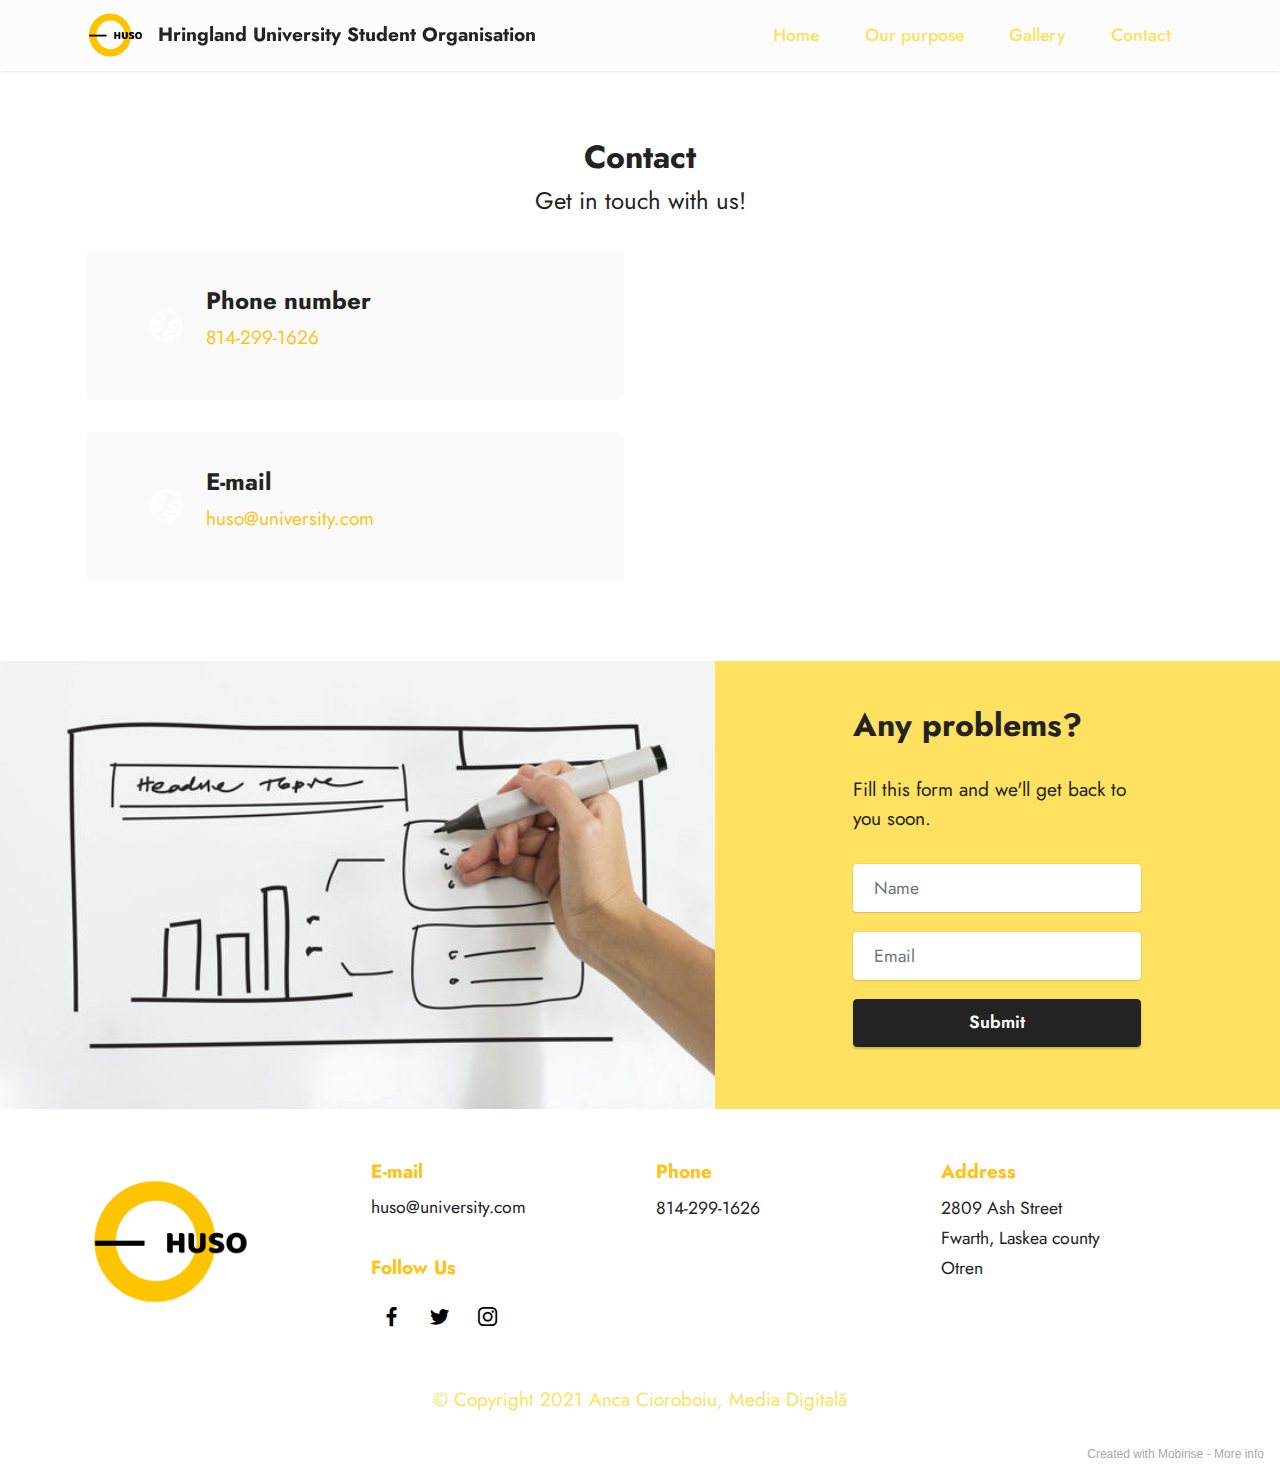
<file: page3.html>
<!DOCTYPE html>
<html  >
<head>
  <!-- Site made with Mobirise Website Builder v5.2.0, https://mobirise.com -->
  <meta charset="UTF-8">
  <meta http-equiv="X-UA-Compatible" content="IE=edge">
  <meta name="generator" content="Mobirise v5.2.0, mobirise.com">
  <meta name="viewport" content="width=device-width, initial-scale=1, minimum-scale=1">
  <link rel="shortcut icon" href="assets/images/logohuso.png" type="image/x-icon">
  <meta name="description" content="">
  
  
  <title>Contact</title>
  <link rel="stylesheet" href="assets/web/assets/mobirise-icons2/mobirise2.css">
  <link rel="stylesheet" href="assets/tether/tether.min.css">
  <link rel="stylesheet" href="assets/bootstrap/css/bootstrap.min.css">
  <link rel="stylesheet" href="assets/bootstrap/css/bootstrap-grid.min.css">
  <link rel="stylesheet" href="assets/bootstrap/css/bootstrap-reboot.min.css">
  <link rel="stylesheet" href="assets/dropdown/css/style.css">
  <link rel="stylesheet" href="assets/formstyler/jquery.formstyler.css">
  <link rel="stylesheet" href="assets/formstyler/jquery.formstyler.theme.css">
  <link rel="stylesheet" href="assets/datepicker/jquery.datetimepicker.min.css">
  <link rel="stylesheet" href="assets/socicon/css/styles.css">
  <link rel="stylesheet" href="assets/theme/css/style.css">
  <link rel="preload" as="style" href="assets/mobirise/css/mbr-additional.css"><link rel="stylesheet" href="assets/mobirise/css/mbr-additional.css" type="text/css">
  
  
  
  
</head>
<body>
  
  <section class="menu menu2 cid-sl4hZYeyBX" once="menu" id="menu2-13">
    
    <nav class="navbar navbar-dropdown navbar-fixed-top navbar-expand-lg">
        <div class="container">
            <div class="navbar-brand">
                <span class="navbar-logo">
                    <a href="index.html">
                        <img src="assets/images/logohuso.png" alt="Logo Huso" style="height: 3.7rem;">
                    </a>
                </span>
                <span class="navbar-caption-wrap"><a class="navbar-caption text-black display-7" href="https://mobiri.se">Hringland University Student Organisation</a></span>
            </div>
            <button class="navbar-toggler" type="button" data-toggle="collapse" data-target="#navbarSupportedContent" aria-controls="navbarNavAltMarkup" aria-expanded="false" aria-label="Toggle navigation">
                <div class="hamburger">
                    <span></span>
                    <span></span>
                    <span></span>
                    <span></span>
                </div>
            </button>
            <div class="collapse navbar-collapse" id="navbarSupportedContent">
                <ul class="navbar-nav nav-dropdown nav-right" data-app-modern-menu="true"><li class="nav-item"><a class="nav-link link text-warning text-primary display-4" href="index.html">Home</a></li>
                    <li class="nav-item"><a class="nav-link link text-warning text-primary display-4" href="page1.html">Our purpose</a></li>
                    <li class="nav-item"><a class="nav-link link text-warning text-primary display-4" href="page2.html">Gallery</a>
                    </li><li class="nav-item"><a class="nav-link link text-warning text-primary display-4" href="page3.html">Contact</a></li></ul>
                
                
            </div>
        </div>
    </nav>
</section>

<section class="contacts3 map1 cid-sl52iWYN5N" id="contacts3-1g">

    
    
    <div class="container">
        <div class="mbr-section-head">
            <h3 class="mbr-section-title mbr-fonts-style align-center mb-0 display-2">
                <strong>Contact</strong></h3>
            <h4 class="mbr-section-subtitle mbr-fonts-style align-center mb-0 mt-2 display-5">Get in touch with us!</h4>
        </div>
        <div class="row justify-content-center mt-4">
            <div class="card col-12 col-md-6">
                <div class="card-wrapper">
                    <div class="image-wrapper">
                        <span class="mbr-iconfont mobi-mbri-globe mobi-mbri"></span>
                    </div>
                    <div class="text-wrapper">
                        <h6 class="card-title mbr-fonts-style mb-1 display-5"><strong>Phone number</strong>&nbsp; &nbsp; &nbsp; &nbsp; &nbsp; &nbsp; &nbsp; &nbsp; &nbsp; &nbsp; &nbsp; &nbsp; &nbsp;</h6>
                        <p class="mbr-text mbr-fonts-style display-7">814-299-1626</p>
                    </div>
                </div>
                <div class="card-wrapper">
                    <div class="image-wrapper">
                        <span class="mbr-iconfont mobi-mbri-globe mobi-mbri"></span>
                    </div>
                    <div class="text-wrapper">
                        <h6 class="card-title mbr-fonts-style mb-1 display-5"><strong>E-mail</strong></h6>
                        <p class="mbr-text mbr-fonts-style display-7">huso@university.com&nbsp; &nbsp; &nbsp; &nbsp; &nbsp; &nbsp; &nbsp; &nbsp; &nbsp; &nbsp; &nbsp; &nbsp; &nbsp;</p>
                    </div>
                </div>
            </div>
            <div class="map-wrapper col-12 col-md-6">
                <div class="google-map"><iframe frameborder="0" style="border:0" src="https://www.google.com/maps/embed/v1/place?key=AIzaSyCNveGQ9bfpKFwWzQLLftrR9hNiHwdqQG8&amp;q=Hjalteyri" allowfullscreen=""></iframe></div>
            </div>
        </div>
    </div>
</section>

<section class="form3 cid-sl52XQjW1j" id="form3-1h">

    

    

    <div class="container-fluid">
        <div class="row justify-content-center">
            <div class="col-lg-7 col-12">
                <div class="image-wrapper">
                    <img class="w-100" src="assets/images/white-board1-626x393.jpg" alt="People">
                </div>
            </div>
            <div class="col-lg-3 offset-lg-1 mbr-form" data-form-type="formoid">
                <form action="https://mobirise.eu/" method="POST" class="mbr-form form-with-styler" data-form-title="Form Name"><input type="hidden" name="email" data-form-email="true" value="oqMnVWoR8iLNUEwdh9PqlIlvUtFry8/kmXkDMHliuA4X8jNKFSOa/8c1aSeWa9NLdX0wHtFzWhOE00abRBf6ZHXuIRwVkqj+9L6ofLp863vs8jTk7d4VE9KPYKykFzRz">
                    <div class="">
                        <div hidden="hidden" data-form-alert="" class="alert alert-success col-12">Thanks for filling out
                            the form!</div>
                        <div hidden="hidden" data-form-alert-danger="" class="alert alert-danger col-12">Oops...! some
                            problem!</div>
                    </div>
                    <div class="dragArea row">
                        <div class="col-lg-12 col-md-12 col-sm-12">
                            <h1 class="mbr-section-title mb-4 display-2"><strong>Any problems?</strong></h1>
                        </div>
                        <div class="col-lg-12 col-md-12 col-sm-12">
                            <p class="mbr-text mbr-fonts-style mb-4 display-7">Fill this form and we'll get back to you
                                soon.</p>
                        </div>
                        <div data-for="name" class="col-lg-12 col-md col-sm-12 form-group">
                            <input type="text" name="name" placeholder="Name" data-form-field="name" class="form-control" value="" id="name-form3-1h">
                        </div>
                        <div class="col-lg-12 col-md col-sm-12 form-group" data-for="email">
                            <input type="email" name="email" placeholder="Email" data-form-field="email" class="form-control" value="" id="email-form3-1h">
                        </div>
                        <div class="col-md-auto col-12 mbr-section-btn">
                            <button type="submit" class="btn btn-black display-4">Submit</button>
                        </div>
                    </div>
                </form>
            </div>
            <div class="offset-lg-1"></div>
        </div>
    </div>
</section>

<section class="footer4 cid-sl4DeO8WwW" once="footers" id="footer4-14">

    
    
    <div class="container">
        <div class="row mbr-white">
            <div class="col-6 col-lg-3">
                <div class="media-wrap col-md-8 col-12">
                    <a href="index.html">
                        <img src="assets/images/logohuso-200x200.png" alt="Mobirise">
                    </a>
                </div>
            </div>
            <div class="col-12 col-md-6 col-lg-3">
                <h5 class="mbr-section-subtitle mbr-fonts-style mb-2 display-7"><strong>E-mail</strong></h5>
                <p class="mbr-text mbr-fonts-style mb-4 display-4">huso@university.com</p>
                <h5 class="mbr-section-subtitle mbr-fonts-style mb-3 display-7">
                    <strong>Follow Us</strong>
                </h5>
                <div class="social-row display-7">
                    <div class="soc-item">
                        <a href="http://facebook.com/anca.crb" target="_blank">
                            <span class="mbr-iconfont socicon-facebook socicon"></span>
                        </a>
                    </div>
                    <div class="soc-item">
                        <a href="https://twitter.com/AncaCioroboiu" target="_blank">
                            <span class="mbr-iconfont socicon-twitter socicon"></span>
                        </a>
                    </div>
                    <div class="soc-item">
                        <a href="http://instagram.com/76___1" target="_blank">
                            <span class="mbr-iconfont socicon-instagram socicon"></span>
                        </a>
                    </div>
                    
                </div>
            </div>
            <div class="col-12 col-md-6 col-lg-3">
                <h5 class="mbr-section-subtitle mbr-fonts-style mb-2 display-7"><strong>Phone</strong></h5>
                <ul class="list mbr-fonts-style display-4">
                    <li class="mbr-text item-wrap">814-299-1626</li>
                </ul>
            </div>
            <div class="col-12 col-md-6 col-lg-3">
                <h5 class="mbr-section-subtitle mbr-fonts-style mb-2 display-7"><strong>Address</strong></h5>
                <ul class="list mbr-fonts-style display-4">
                    <li class="mbr-text item-wrap">2809  Ash Street<br>Fwarth, Laskea county <br>Otren</li>
                </ul>
            </div>
            <div class="col-12 mt-4">
                <p class="mbr-text mb-0 mbr-fonts-style copyright align-center display-7">
                    © Copyright 2021 Anca Cioroboiu, Media Digitală</p>
            </div>
        </div>
    </div>
</section><section style="background-color: #fff; font-family: -apple-system, BlinkMacSystemFont, 'Segoe UI', 'Roboto', 'Helvetica Neue', Arial, sans-serif; color:#aaa; font-size:12px; padding: 0; align-items: center; display: flex;"><a href="https://mobirise.site/a" style="flex: 1 1; height: 3rem; padding-left: 1rem;"></a><p style="flex: 0 0 auto; margin:0; padding-right:1rem;">Created with Mobirise - <a href="https://mobirise.site/m" style="color:#aaa;">More info</a></p></section><script src="assets/web/assets/jquery/jquery.min.js"></script>  <script src="assets/popper/popper.min.js"></script>  <script src="assets/tether/tether.min.js"></script>  <script src="assets/bootstrap/js/bootstrap.min.js"></script>  <script src="assets/smoothscroll/smooth-scroll.js"></script>  <script src="assets/dropdown/js/nav-dropdown.js"></script>  <script src="assets/dropdown/js/navbar-dropdown.js"></script>  <script src="assets/touchswipe/jquery.touch-swipe.min.js"></script>  <script src="assets/formstyler/jquery.formstyler.js"></script>  <script src="assets/formstyler/jquery.formstyler.min.js"></script>  <script src="assets/datepicker/jquery.datetimepicker.full.js"></script>  <script src="assets/theme/js/script.js"></script>  <script src="assets/formoid/formoid.min.js"></script>  
  
  
</body>
</html>
</file>
<file: assets/web/assets/mobirise-icons2/mobirise2.css>
@font-face {
  font-family: 'Moririse2';
  font-display: swap;
  src:  url('mobirise2.eot?f2bix4');
  src:  url('mobirise2.eot?f2bix4#iefix') format('embedded-opentype'),
    url('mobirise2.ttf?f2bix4') format('truetype'),
    url('mobirise2.woff?f2bix4') format('woff'),
    url('mobirise2.svg?f2bix4#mobirise2') format('svg');
  font-weight: normal;
  font-style: normal;
}

[class^="mobi-"], [class*=" mobi-"] {
  /* use !important to prevent issues with browser extensions that change fonts */
  font-family: 'Moririse2' !important;
  speak: none;
  font-style: normal;
  font-weight: normal;
  font-variant: normal;
  text-transform: none;
  line-height: 1;

  /* Better Font Rendering =========== */
  -webkit-font-smoothing: antialiased;
  -moz-osx-font-smoothing: grayscale;
}

.mobi-mbri-add-submenu:before {
  content: "\e900";
}
.mobi-mbri-alert:before {
  content: "\e901";
}
.mobi-mbri-align-center:before {
  content: "\e902";
}
.mobi-mbri-align-justify:before {
  content: "\e903";
}
.mobi-mbri-align-left:before {
  content: "\e904";
}
.mobi-mbri-align-right:before {
  content: "\e905";
}
.mobi-mbri-android:before {
  content: "\e906";
}
.mobi-mbri-apple:before {
  content: "\e907";
}
.mobi-mbri-arrow-down:before {
  content: "\e908";
}
.mobi-mbri-arrow-next:before {
  content: "\e909";
}
.mobi-mbri-arrow-prev:before {
  content: "\e90a";
}
.mobi-mbri-arrow-up:before {
  content: "\e90b";
}
.mobi-mbri-bold:before {
  content: "\e90c";
}
.mobi-mbri-bookmark:before {
  content: "\e90d";
}
.mobi-mbri-bootstrap:before {
  content: "\e90e";
}
.mobi-mbri-briefcase:before {
  content: "\e90f";
}
.mobi-mbri-browse:before {
  content: "\e910";
}
.mobi-mbri-bulleted-list:before {
  content: "\e911";
}
.mobi-mbri-calendar:before {
  content: "\e912";
}
.mobi-mbri-camera:before {
  content: "\e913";
}
.mobi-mbri-cart-add:before {
  content: "\e914";
}
.mobi-mbri-cart-full:before {
  content: "\e915";
}
.mobi-mbri-cash:before {
  content: "\e916";
}
.mobi-mbri-change-style:before {
  content: "\e917";
}
.mobi-mbri-chat:before {
  content: "\e918";
}
.mobi-mbri-clock:before {
  content: "\e919";
}
.mobi-mbri-close:before {
  content: "\e91a";
}
.mobi-mbri-cloud:before {
  content: "\e91b";
}
.mobi-mbri-code:before {
  content: "\e91c";
}
.mobi-mbri-contact-form:before {
  content: "\e91d";
}
.mobi-mbri-credit-card:before {
  content: "\e91e";
}
.mobi-mbri-cursor-click:before {
  content: "\e91f";
}
.mobi-mbri-cust-feedback:before {
  content: "\e920";
}
.mobi-mbri-database:before {
  content: "\e921";
}
.mobi-mbri-delivery:before {
  content: "\e922";
}
.mobi-mbri-desktop:before {
  content: "\e923";
}
.mobi-mbri-devices:before {
  content: "\e924";
}
.mobi-mbri-down:before {
  content: "\e925";
}
.mobi-mbri-download-2:before {
  content: "\e926";
}
.mobi-mbri-download:before {
  content: "\e927";
}
.mobi-mbri-drag-n-drop-2:before {
  content: "\e928";
}
.mobi-mbri-drag-n-drop:before {
  content: "\e929";
}
.mobi-mbri-edit-2:before {
  content: "\e92a";
}
.mobi-mbri-edit:before {
  content: "\e92b";
}
.mobi-mbri-error:before {
  content: "\e92c";
}
.mobi-mbri-extension:before {
  content: "\e92d";
}
.mobi-mbri-features:before {
  content: "\e92e";
}
.mobi-mbri-file:before {
  content: "\e92f";
}
.mobi-mbri-flag:before {
  content: "\e930";
}
.mobi-mbri-folder:before {
  content: "\e931";
}
.mobi-mbri-gift:before {
  content: "\e932";
}
.mobi-mbri-github:before {
  content: "\e933";
}
.mobi-mbri-globe-2:before {
  content: "\e934";
}
.mobi-mbri-globe:before {
  content: "\e935";
}
.mobi-mbri-growing-chart:before {
  content: "\e936";
}
.mobi-mbri-hearth:before {
  content: "\e937";
}
.mobi-mbri-help:before {
  content: "\e938";
}
.mobi-mbri-home:before {
  content: "\e939";
}
.mobi-mbri-hot-cup:before {
  content: "\e93a";
}
.mobi-mbri-idea:before {
  content: "\e93b";
}
.mobi-mbri-image-gallery:before {
  content: "\e93c";
}
.mobi-mbri-image-slider:before {
  content: "\e93d";
}
.mobi-mbri-info:before {
  content: "\e93e";
}
.mobi-mbri-italic:before {
  content: "\e93f";
}
.mobi-mbri-key:before {
  content: "\e940";
}
.mobi-mbri-laptop:before {
  content: "\e941";
}
.mobi-mbri-layers:before {
  content: "\e942";
}
.mobi-mbri-left-right:before {
  content: "\e943";
}
.mobi-mbri-left:before {
  content: "\e944";
}
.mobi-mbri-letter:before {
  content: "\e945";
}
.mobi-mbri-like:before {
  content: "\e946";
}
.mobi-mbri-link:before {
  content: "\e947";
}
.mobi-mbri-lock:before {
  content: "\e948";
}
.mobi-mbri-login:before {
  content: "\e949";
}
.mobi-mbri-logout:before {
  content: "\e94a";
}
.mobi-mbri-magic-stick:before {
  content: "\e94b";
}
.mobi-mbri-map-pin:before {
  content: "\e94c";
}
.mobi-mbri-menu:before {
  content: "\e94d";
}
.mobi-mbri-mobile-2:before {
  content: "\e94e";
}
.mobi-mbri-mobile-horizontal:before {
  content: "\e94f";
}
.mobi-mbri-mobile:before {
  content: "\e950";
}
.mobi-mbri-mobirise:before {
  content: "\e951";
}
.mobi-mbri-more-horizontal:before {
  content: "\e952";
}
.mobi-mbri-more-vertical:before {
  content: "\e953";
}
.mobi-mbri-music:before {
  content: "\e954";
}
.mobi-mbri-new-file:before {
  content: "\e955";
}
.mobi-mbri-numbered-list:before {
  content: "\e956";
}
.mobi-mbri-opened-folder:before {
  content: "\e957";
}
.mobi-mbri-pages:before {
  content: "\e958";
}
.mobi-mbri-paper-plane:before {
  content: "\e959";
}
.mobi-mbri-paperclip:before {
  content: "\e95a";
}
.mobi-mbri-phone:before {
  content: "\e95b";
}
.mobi-mbri-photo:before {
  content: "\e95c";
}
.mobi-mbri-photos:before {
  content: "\e95d";
}
.mobi-mbri-pin:before {
  content: "\e95e";
}
.mobi-mbri-play:before {
  content: "\e95f";
}
.mobi-mbri-plus:before {
  content: "\e960";
}
.mobi-mbri-preview:before {
  content: "\e961";
}
.mobi-mbri-print:before {
  content: "\e962";
}
.mobi-mbri-protect:before {
  content: "\e963";
}
.mobi-mbri-question:before {
  content: "\e964";
}
.mobi-mbri-quote-left:before {
  content: "\e965";
}
.mobi-mbri-quote-right:before {
  content: "\e966";
}
.mobi-mbri-redo:before {
  content: "\e967";
}
.mobi-mbri-refresh:before {
  content: "\e968";
}
.mobi-mbri-responsive-2:before {
  content: "\e969";
}
.mobi-mbri-responsive:before {
  content: "\e96a";
}
.mobi-mbri-right:before {
  content: "\e96b";
}
.mobi-mbri-rocket:before {
  content: "\e96c";
}
.mobi-mbri-sad-face:before {
  content: "\e96d";
}
.mobi-mbri-sale:before {
  content: "\e96e";
}
.mobi-mbri-save:before {
  content: "\e96f";
}
.mobi-mbri-search:before {
  content: "\e970";
}
.mobi-mbri-setting-2:before {
  content: "\e971";
}
.mobi-mbri-setting-3:before {
  content: "\e972";
}
.mobi-mbri-setting:before {
  content: "\e973";
}
.mobi-mbri-share:before {
  content: "\e974";
}
.mobi-mbri-shopping-bag:before {
  content: "\e975";
}
.mobi-mbri-shopping-basket:before {
  content: "\e976";
}
.mobi-mbri-shopping-cart:before {
  content: "\e977";
}
.mobi-mbri-sites:before {
  content: "\e978";
}
.mobi-mbri-smile-face:before {
  content: "\e979";
}
.mobi-mbri-speed:before {
  content: "\e97a";
}
.mobi-mbri-star:before {
  content: "\e97b";
}
.mobi-mbri-success:before {
  content: "\e97c";
}
.mobi-mbri-sun:before {
  content: "\e97d";
}
.mobi-mbri-sun2:before {
  content: "\e97e";
}
.mobi-mbri-tablet-vertical:before {
  content: "\e97f";
}
.mobi-mbri-tablet:before {
  content: "\e980";
}
.mobi-mbri-target:before {
  content: "\e981";
}
.mobi-mbri-timer:before {
  content: "\e982";
}
.mobi-mbri-to-ftp:before {
  content: "\e983";
}
.mobi-mbri-to-local-drive:before {
  content: "\e984";
}
.mobi-mbri-touch-swipe:before {
  content: "\e985";
}
.mobi-mbri-touch:before {
  content: "\e986";
}
.mobi-mbri-trash:before {
  content: "\e987";
}
.mobi-mbri-underline:before {
  content: "\e988";
}
.mobi-mbri-undo:before {
  content: "\e989";
}
.mobi-mbri-unlink:before {
  content: "\e98a";
}
.mobi-mbri-unlock:before {
  content: "\e98b";
}
.mobi-mbri-up-down:before {
  content: "\e98c";
}
.mobi-mbri-up:before {
  content: "\e98d";
}
.mobi-mbri-update:before {
  content: "\e98e";
}
.mobi-mbri-upload-2:before {
  content: "\e98f";
}
.mobi-mbri-upload:before {
  content: "\e990";
}
.mobi-mbri-user-2:before {
  content: "\e991";
}
.mobi-mbri-user:before {
  content: "\e992";
}
.mobi-mbri-users:before {
  content: "\e993";
}
.mobi-mbri-video-play:before {
  content: "\e994";
}
.mobi-mbri-video:before {
  content: "\e995";
}
.mobi-mbri-watch:before {
  content: "\e996";
}
.mobi-mbri-website-theme-2:before {
  content: "\e997";
}
.mobi-mbri-website-theme:before {
  content: "\e998";
}
.mobi-mbri-wifi:before {
  content: "\e999";
}
.mobi-mbri-windows:before {
  content: "\e99a";
}
.mobi-mbri-zoom-in:before {
  content: "\e99b";
}
.mobi-mbri-zoom-out:before {
  content: "\e99c";
}
</file>
<file: assets/dropdown/css/style.css>
.navbar-dropdown {
  left: 0;
  padding: 0;
  position: absolute;
  right: 0;
  top: 0;
  transition: all 0.45s ease;
  z-index: 1030;
  background: #282828; }
  .navbar-dropdown .navbar-logo {
    margin-right: 0.8rem;
    transition: margin 0.3s ease-in-out;
    vertical-align: middle; }
    .navbar-dropdown .navbar-logo img {
      height: 3.125rem;
      transition: all 0.3s ease-in-out; }
    .navbar-dropdown .navbar-logo.mbr-iconfont {
      font-size: 3.125rem;
      line-height: 3.125rem; }
  .navbar-dropdown .navbar-caption {
    font-weight: 700;
    white-space: normal;
    vertical-align: -4px;
    line-height: 3.125rem !important; }
    .navbar-dropdown .navbar-caption, .navbar-dropdown .navbar-caption:hover {
      color: inherit;
      text-decoration: none; }
  .navbar-dropdown .mbr-iconfont + .navbar-caption {
    vertical-align: -1px; }
  .navbar-dropdown.navbar-fixed-top {
    position: fixed; }
  .navbar-dropdown .navbar-brand span {
    vertical-align: -4px; }
  .navbar-dropdown.bg-color.transparent {
    background: none; }
  .navbar-dropdown.navbar-short .navbar-brand {
    padding: 0.625rem 0; }
    .navbar-dropdown.navbar-short .navbar-brand span {
      vertical-align: -1px; }
  .navbar-dropdown.navbar-short .navbar-caption {
    line-height: 2.375rem !important;
    vertical-align: -2px; }
  .navbar-dropdown.navbar-short .navbar-logo {
    margin-right: 0.5rem; }
    .navbar-dropdown.navbar-short .navbar-logo img {
      height: 2.375rem; }
    .navbar-dropdown.navbar-short .navbar-logo.mbr-iconfont {
      font-size: 2.375rem;
      line-height: 2.375rem; }
  .navbar-dropdown.navbar-short .mbr-table-cell {
    height: 3.625rem; }
  .navbar-dropdown .navbar-close {
    left: 0.6875rem;
    position: fixed;
    top: 0.75rem;
    z-index: 1000; }
  .navbar-dropdown .hamburger-icon {
    content: "";
    display: inline-block;
    vertical-align: middle;
    width: 16px;
    -webkit-box-shadow: 0 -6px 0 1px #282828,0 0 0 1px #282828,0 6px 0 1px #282828;
    -moz-box-shadow: 0 -6px 0 1px #282828,0 0 0 1px #282828,0 6px 0 1px #282828;
    box-shadow: 0 -6px 0 1px #282828,0 0 0 1px #282828,0 6px 0 1px #282828; }

.dropdown-menu .dropdown-toggle[data-toggle="dropdown-submenu"]::after {
  border-bottom: 0.35em solid transparent;
  border-left: 0.35em solid;
  border-right: 0;
  border-top: 0.35em solid transparent;
  margin-left: 0.3rem; }

.dropdown-menu .dropdown-item:focus {
  outline: 0; }

.nav-dropdown {
  font-size: 0.75rem;
  font-weight: 500;
  height: auto !important; }
  .nav-dropdown .nav-btn {
    padding-left: 1rem; }
  .nav-dropdown .link {
    margin: .667em 1.667em;
    font-weight: 500;
    padding: 0;
    transition: color .2s ease-in-out; }
    .nav-dropdown .link.dropdown-toggle {
      margin-right: 2.583em; }
      .nav-dropdown .link.dropdown-toggle::after {
        margin-left: .25rem;
        border-top: 0.35em solid;
        border-right: 0.35em solid transparent;
        border-left: 0.35em solid transparent;
        border-bottom: 0; }
      .nav-dropdown .link.dropdown-toggle[aria-expanded="true"] {
        margin: 0;
        padding: 0.667em 3.263em  0.667em 1.667em; }
  .nav-dropdown .link::after,
  .nav-dropdown .dropdown-item::after {
    color: inherit; }
  .nav-dropdown .btn {
    font-size: 0.75rem;
    font-weight: 700;
    letter-spacing: 0;
    margin-bottom: 0;
    padding-left: 1.25rem;
    padding-right: 1.25rem; }
  .nav-dropdown .dropdown-menu {
    border-radius: 0;
    border: 0;
    left: 0;
    margin: 0;
    padding-bottom: 1.25rem;
    padding-top: 1.25rem;
    position: relative; }
  .nav-dropdown .dropdown-submenu {
    margin-left: 0.125rem;
    top: 0; }
  .nav-dropdown .dropdown-item {
    font-weight: 500;
    line-height: 2;
    padding: 0.3846em 4.615em 0.3846em 1.5385em;
    position: relative;
    transition: color .2s ease-in-out, background-color .2s ease-in-out; }
    .nav-dropdown .dropdown-item::after {
      margin-top: -0.3077em;
      position: absolute;
      right: 1.1538em;
      top: 50%; }
    .nav-dropdown .dropdown-item:focus, .nav-dropdown .dropdown-item:hover {
      background: none; }

@media (max-width: 767px) {
  .nav-dropdown.navbar-toggleable-sm {
    bottom: 0;
    display: none;
    left: 0;
    overflow-x: hidden;
    position: fixed;
    top: 0;
    transform: translateX(-100%);
    -ms-transform: translateX(-100%);
    -webkit-transform: translateX(-100%);
    width: 18.75rem;
    z-index: 999; } }
.nav-dropdown.navbar-toggleable-xl {
  bottom: 0;
  display: none;
  left: 0;
  overflow-x: hidden;
  position: fixed;
  top: 0;
  transform: translateX(-100%);
  -ms-transform: translateX(-100%);
  -webkit-transform: translateX(-100%);
  width: 18.75rem;
  z-index: 999; }

.nav-dropdown-sm {
  display: block !important;
  overflow-x: hidden;
  overflow: auto;
  padding-top: 3.875rem; }
  .nav-dropdown-sm::after {
    content: "";
    display: block;
    height: 3rem;
    width: 100%; }
  .nav-dropdown-sm.collapse.in ~ .navbar-close {
    display: block !important; }
  .nav-dropdown-sm.collapsing, .nav-dropdown-sm.collapse.in {
    transform: translateX(0);
    -ms-transform: translateX(0);
    -webkit-transform: translateX(0);
    transition: all 0.25s ease-out;
    -webkit-transition: all 0.25s ease-out;
    background: #282828; }
  .nav-dropdown-sm.collapsing[aria-expanded="false"] {
    transform: translateX(-100%);
    -ms-transform: translateX(-100%);
    -webkit-transform: translateX(-100%); }
  .nav-dropdown-sm .nav-item {
    display: block;
    margin-left: 0 !important;
    padding-left: 0; }
  .nav-dropdown-sm .link,
  .nav-dropdown-sm .dropdown-item {
    border-top: 1px dotted rgba(255, 255, 255, 0.1);
    font-size: 0.8125rem;
    line-height: 1.6;
    margin: 0 !important;
    padding: 0.875rem 2.4rem 0.875rem 1.5625rem !important;
    position: relative;
    white-space: normal; }
    .nav-dropdown-sm .link:focus, .nav-dropdown-sm .link:hover,
    .nav-dropdown-sm .dropdown-item:focus,
    .nav-dropdown-sm .dropdown-item:hover {
      background: rgba(0, 0, 0, 0.2) !important;
      color: #c0a375; }
  .nav-dropdown-sm .nav-btn {
    position: relative;
    padding: 1.5625rem 1.5625rem 0 1.5625rem; }
    .nav-dropdown-sm .nav-btn::before {
      border-top: 1px dotted rgba(255, 255, 255, 0.1);
      content: "";
      left: 0;
      position: absolute;
      top: 0;
      width: 100%; }
    .nav-dropdown-sm .nav-btn + .nav-btn {
      padding-top: 0.625rem; }
      .nav-dropdown-sm .nav-btn + .nav-btn::before {
        display: none; }
  .nav-dropdown-sm .btn {
    padding: 0.625rem 0; }
  .nav-dropdown-sm .dropdown-toggle[data-toggle="dropdown-submenu"]::after {
    margin-left: .25rem;
    border-top: 0.35em solid;
    border-right: 0.35em solid transparent;
    border-left: 0.35em solid transparent;
    border-bottom: 0; }
  .nav-dropdown-sm .dropdown-toggle[data-toggle="dropdown-submenu"][aria-expanded="true"]::after {
    border-top: 0;
    border-right: 0.35em solid transparent;
    border-left: 0.35em solid transparent;
    border-bottom: 0.35em solid; }
  .nav-dropdown-sm .dropdown-menu {
    margin: 0;
    padding: 0;
    position: relative;
    top: 0;
    left: 0;
    width: 100%;
    border: 0;
    float: none;
    border-radius: 0;
    background: none; }
  .nav-dropdown-sm .dropdown-submenu {
    left: 100%;
    margin-left: 0.125rem;
    margin-top: -1.25rem;
    top: 0; }

.navbar-toggleable-sm .nav-dropdown .dropdown-menu {
  position: absolute; }

.navbar-toggleable-sm .nav-dropdown .dropdown-submenu {
  left: 100%;
  margin-left: 0.125rem;
  margin-top: -1.25rem;
  top: 0; }

.navbar-toggleable-sm.opened .nav-dropdown .dropdown-menu {
  position: relative; }

.navbar-toggleable-sm.opened .nav-dropdown .dropdown-submenu {
  left: 0;
  margin-left: 00rem;
  margin-top: 0rem;
  top: 0; }

.is-builder .nav-dropdown.collapsing {
  transition: none !important; }

/*# sourceMappingURL=style.css.map */
</file>
<file: assets/socicon/css/styles.css>
@charset "UTF-8";

@font-face {
  font-family: 'Socicon';
  src:  url('../fonts/socicon.eot');
  src:  url('../fonts/socicon.eot?#iefix') format('embedded-opentype'),
    url('../fonts/socicon.woff2') format('woff2'),
    url('../fonts/socicon.ttf') format('truetype'),
    url('../fonts/socicon.woff') format('woff'),
    url('../fonts/socicon.svg#socicon') format('svg');
  font-weight: normal;
  font-style: normal;
}

[data-icon]:before {
  font-family: "socicon" !important;
  content: attr(data-icon);
  font-style: normal !important;
  font-weight: normal !important;
  font-variant: normal !important;
  text-transform: none !important;
  speak: none;
  line-height: 1;
  -webkit-font-smoothing: antialiased;
  -moz-osx-font-smoothing: grayscale;
}

[class^="socicon-"], [class*=" socicon-"] {
  /* use !important to prevent issues with browser extensions that change fonts */
  font-family: 'Socicon' !important;
  speak: none;
  font-style: normal;
  font-weight: normal;
  font-variant: normal;
  text-transform: none;
  line-height: 1;

  /* Better Font Rendering =========== */
  -webkit-font-smoothing: antialiased;
  -moz-osx-font-smoothing: grayscale;
}

.socicon-eitaa:before {
  content: "\e97c";
}
.socicon-soroush:before {
  content: "\e97d";
}
.socicon-bale:before {
  content: "\e97e";
}
.socicon-zazzle:before {
  content: "\e97b";
}
.socicon-society6:before {
  content: "\e97a";
}
.socicon-redbubble:before {
  content: "\e979";
}
.socicon-avvo:before {
  content: "\e978";
}
.socicon-stitcher:before {
  content: "\e977";
}
.socicon-googlehangouts:before {
  content: "\e974";
}
.socicon-dlive:before {
  content: "\e975";
}
.socicon-vsco:before {
  content: "\e976";
}
.socicon-flipboard:before {
  content: "\e973";
}
.socicon-ubuntu:before {
  content: "\e958";
}
.socicon-artstation:before {
  content: "\e959";
}
.socicon-invision:before {
  content: "\e95a";
}
.socicon-torial:before {
  content: "\e95b";
}
.socicon-collectorz:before {
  content: "\e95c";
}
.socicon-seenthis:before {
  content: "\e95d";
}
.socicon-googleplaymusic:before {
  content: "\e95e";
}
.socicon-debian:before {
  content: "\e95f";
}
.socicon-filmfreeway:before {
  content: "\e960";
}
.socicon-gnome:before {
  content: "\e961";
}
.socicon-itchio:before {
  content: "\e962";
}
.socicon-jamendo:before {
  content: "\e963";
}
.socicon-mix:before {
  content: "\e964";
}
.socicon-sharepoint:before {
  content: "\e965";
}
.socicon-tinder:before {
  content: "\e966";
}
.socicon-windguru:before {
  content: "\e967";
}
.socicon-cdbaby:before {
  content: "\e968";
}
.socicon-elementaryos:before {
  content: "\e969";
}
.socicon-stage32:before {
  content: "\e96a";
}
.socicon-tiktok:before {
  content: "\e96b";
}
.socicon-gitter:before {
  content: "\e96c";
}
.socicon-letterboxd:before {
  content: "\e96d";
}
.socicon-threema:before {
  content: "\e96e";
}
.socicon-splice:before {
  content: "\e96f";
}
.socicon-metapop:before {
  content: "\e970";
}
.socicon-naver:before {
  content: "\e971";
}
.socicon-remote:before {
  content: "\e972";
}
.socicon-internet:before {
  content: "\e957";
}
.socicon-moddb:before {
  content: "\e94b";
}
.socicon-indiedb:before {
  content: "\e94c";
}
.socicon-traxsource:before {
  content: "\e94d";
}
.socicon-gamefor:before {
  content: "\e94e";
}
.socicon-pixiv:before {
  content: "\e94f";
}
.socicon-myanimelist:before {
  content: "\e950";
}
.socicon-blackberry:before {
  content: "\e951";
}
.socicon-wickr:before {
  content: "\e952";
}
.socicon-spip:before {
  content: "\e953";
}
.socicon-napster:before {
  content: "\e954";
}
.socicon-beatport:before {
  content: "\e955";
}
.socicon-hackerone:before {
  content: "\e956";
}
.socicon-hackernews:before {
  content: "\e946";
}
.socicon-smashwords:before {
  content: "\e947";
}
.socicon-kobo:before {
  content: "\e948";
}
.socicon-bookbub:before {
  content: "\e949";
}
.socicon-mailru:before {
  content: "\e94a";
}
.socicon-gitlab:before {
  content: "\e945";
}
.socicon-instructables:before {
  content: "\e944";
}
.socicon-portfolio:before {
  content: "\e943";
}
.socicon-codered:before {
  content: "\e940";
}
.socicon-origin:before {
  content: "\e941";
}
.socicon-nextdoor:before {
  content: "\e942";
}
.socicon-udemy:before {
  content: "\e93f";
}
.socicon-livemaster:before {
  content: "\e93e";
}
.socicon-crunchbase:before {
  content: "\e93b";
}
.socicon-homefy:before {
  content: "\e93c";
}
.socicon-calendly:before {
  content: "\e93d";
}
.socicon-realtor:before {
  content: "\e90f";
}
.socicon-tidal:before {
  content: "\e910";
}
.socicon-qobuz:before {
  content: "\e911";
}
.socicon-natgeo:before {
  content: "\e912";
}
.socicon-mastodon:before {
  content: "\e913";
}
.socicon-unsplash:before {
  content: "\e914";
}
.socicon-homeadvisor:before {
  content: "\e915";
}
.socicon-angieslist:before {
  content: "\e916";
}
.socicon-codepen:before {
  content: "\e917";
}
.socicon-slack:before {
  content: "\e918";
}
.socicon-openaigym:before {
  content: "\e919";
}
.socicon-logmein:before {
  content: "\e91a";
}
.socicon-fiverr:before {
  content: "\e91b";
}
.socicon-gotomeeting:before {
  content: "\e91c";
}
.socicon-aliexpress:before {
  content: "\e91d";
}
.socicon-guru:before {
  content: "\e91e";
}
.socicon-appstore:before {
  content: "\e91f";
}
.socicon-homes:before {
  content: "\e920";
}
.socicon-zoom:before {
  content: "\e921";
}
.socicon-alibaba:before {
  content: "\e922";
}
.socicon-craigslist:before {
  content: "\e923";
}
.socicon-wix:before {
  content: "\e924";
}
.socicon-redfin:before {
  content: "\e925";
}
.socicon-googlecalendar:before {
  content: "\e926";
}
.socicon-shopify:before {
  content: "\e927";
}
.socicon-freelancer:before {
  content: "\e928";
}
.socicon-seedrs:before {
  content: "\e929";
}
.socicon-bing:before {
  content: "\e92a";
}
.socicon-doodle:before {
  content: "\e92b";
}
.socicon-bonanza:before {
  content: "\e92c";
}
.socicon-squarespace:before {
  content: "\e92d";
}
.socicon-toptal:before {
  content: "\e92e";
}
.socicon-gust:before {
  content: "\e92f";
}
.socicon-ask:before {
  content: "\e930";
}
.socicon-trulia:before {
  content: "\e931";
}
.socicon-loomly:before {
  content: "\e932";
}
.socicon-ghost:before {
  content: "\e933";
}
.socicon-upwork:before {
  content: "\e934";
}
.socicon-fundable:before {
  content: "\e935";
}
.socicon-booking:before {
  content: "\e936";
}
.socicon-googlemaps:before {
  content: "\e937";
}
.socicon-zillow:before {
  content: "\e938";
}
.socicon-niconico:before {
  content: "\e939";
}
.socicon-toneden:before {
  content: "\e93a";
}
.socicon-augment:before {
  content: "\e908";
}
.socicon-bitbucket:before {
  content: "\e909";
}
.socicon-fyuse:before {
  content: "\e90a";
}
.socicon-yt-gaming:before {
  content: "\e90b";
}
.socicon-sketchfab:before {
  content: "\e90c";
}
.socicon-mobcrush:before {
  content: "\e90d";
}
.socicon-microsoft:before {
  content: "\e90e";
}
.socicon-pandora:before {
  content: "\e907";
}
.socicon-messenger:before {
  content: "\e906";
}
.socicon-gamewisp:before {
  content: "\e905";
}
.socicon-bloglovin:before {
  content: "\e904";
}
.socicon-tunein:before {
  content: "\e903";
}
.socicon-gamejolt:before {
  content: "\e901";
}
.socicon-trello:before {
  content: "\e902";
}
.socicon-spreadshirt:before {
  content: "\e900";
}
.socicon-500px:before {
  content: "\e000";
}
.socicon-8tracks:before {
  content: "\e001";
}
.socicon-airbnb:before {
  content: "\e002";
}
.socicon-alliance:before {
  content: "\e003";
}
.socicon-amazon:before {
  content: "\e004";
}
.socicon-amplement:before {
  content: "\e005";
}
.socicon-android:before {
  content: "\e006";
}
.socicon-angellist:before {
  content: "\e007";
}
.socicon-apple:before {
  content: "\e008";
}
.socicon-appnet:before {
  content: "\e009";
}
.socicon-baidu:before {
  content: "\e00a";
}
.socicon-bandcamp:before {
  content: "\e00b";
}
.socicon-battlenet:before {
  content: "\e00c";
}
.socicon-mixer:before {
  content: "\e00d";
}
.socicon-bebee:before {
  content: "\e00e";
}
.socicon-bebo:before {
  content: "\e00f";
}
.socicon-behance:before {
  content: "\e010";
}
.socicon-blizzard:before {
  content: "\e011";
}
.socicon-blogger:before {
  content: "\e012";
}
.socicon-buffer:before {
  content: "\e013";
}
.socicon-chrome:before {
  content: "\e014";
}
.socicon-coderwall:before {
  content: "\e015";
}
.socicon-curse:before {
  content: "\e016";
}
.socicon-dailymotion:before {
  content: "\e017";
}
.socicon-deezer:before {
  content: "\e018";
}
.socicon-delicious:before {
  content: "\e019";
}
.socicon-deviantart:before {
  content: "\e01a";
}
.socicon-diablo:before {
  content: "\e01b";
}
.socicon-digg:before {
  content: "\e01c";
}
.socicon-discord:before {
  content: "\e01d";
}
.socicon-disqus:before {
  content: "\e01e";
}
.socicon-douban:before {
  content: "\e01f";
}
.socicon-draugiem:before {
  content: "\e020";
}
.socicon-dribbble:before {
  content: "\e021";
}
.socicon-drupal:before {
  content: "\e022";
}
.socicon-ebay:before {
  content: "\e023";
}
.socicon-ello:before {
  content: "\e024";
}
.socicon-endomodo:before {
  content: "\e025";
}
.socicon-envato:before {
  content: "\e026";
}
.socicon-etsy:before {
  content: "\e027";
}
.socicon-facebook:before {
  content: "\e028";
}
.socicon-feedburner:before {
  content: "\e029";
}
.socicon-filmweb:before {
  content: "\e02a";
}
.socicon-firefox:before {
  content: "\e02b";
}
.socicon-flattr:before {
  content: "\e02c";
}
.socicon-flickr:before {
  content: "\e02d";
}
.socicon-formulr:before {
  content: "\e02e";
}
.socicon-forrst:before {
  content: "\e02f";
}
.socicon-foursquare:before {
  content: "\e030";
}
.socicon-friendfeed:before {
  content: "\e031";
}
.socicon-github:before {
  content: "\e032";
}
.socicon-goodreads:before {
  content: "\e033";
}
.socicon-google:before {
  content: "\e034";
}
.socicon-googlescholar:before {
  content: "\e035";
}
.socicon-googlegroups:before {
  content: "\e036";
}
.socicon-googlephotos:before {
  content: "\e037";
}
.socicon-googleplus:before {
  content: "\e038";
}
.socicon-grooveshark:before {
  content: "\e039";
}
.socicon-hackerrank:before {
  content: "\e03a";
}
.socicon-hearthstone:before {
  content: "\e03b";
}
.socicon-hellocoton:before {
  content: "\e03c";
}
.socicon-heroes:before {
  content: "\e03d";
}
.socicon-smashcast:before {
  content: "\e03e";
}
.socicon-horde:before {
  content: "\e03f";
}
.socicon-houzz:before {
  content: "\e040";
}
.socicon-icq:before {
  content: "\e041";
}
.socicon-identica:before {
  content: "\e042";
}
.socicon-imdb:before {
  content: "\e043";
}
.socicon-instagram:before {
  content: "\e044";
}
.socicon-issuu:before {
  content: "\e045";
}
.socicon-istock:before {
  content: "\e046";
}
.socicon-itunes:before {
  content: "\e047";
}
.socicon-keybase:before {
  content: "\e048";
}
.socicon-lanyrd:before {
  content: "\e049";
}
.socicon-lastfm:before {
  content: "\e04a";
}
.socicon-line:before {
  content: "\e04b";
}
.socicon-linkedin:before {
  content: "\e04c";
}
.socicon-livejournal:before {
  content: "\e04d";
}
.socicon-lyft:before {
  content: "\e04e";
}
.socicon-macos:before {
  content: "\e04f";
}
.socicon-mail:before {
  content: "\e050";
}
.socicon-medium:before {
  content: "\e051";
}
.socicon-meetup:before {
  content: "\e052";
}
.socicon-mixcloud:before {
  content: "\e053";
}
.socicon-modelmayhem:before {
  content: "\e054";
}
.socicon-mumble:before {
  content: "\e055";
}
.socicon-myspace:before {
  content: "\e056";
}
.socicon-newsvine:before {
  content: "\e057";
}
.socicon-nintendo:before {
  content: "\e058";
}
.socicon-npm:before {
  content: "\e059";
}
.socicon-odnoklassniki:before {
  content: "\e05a";
}
.socicon-openid:before {
  content: "\e05b";
}
.socicon-opera:before {
  content: "\e05c";
}
.socicon-outlook:before {
  content: "\e05d";
}
.socicon-overwatch:before {
  content: "\e05e";
}
.socicon-patreon:before {
  content: "\e05f";
}
.socicon-paypal:before {
  content: "\e060";
}
.socicon-periscope:before {
  content: "\e061";
}
.socicon-persona:before {
  content: "\e062";
}
.socicon-pinterest:before {
  content: "\e063";
}
.socicon-play:before {
  content: "\e064";
}
.socicon-player:before {
  content: "\e065";
}
.socicon-playstation:before {
  content: "\e066";
}
.socicon-pocket:before {
  content: "\e067";
}
.socicon-qq:before {
  content: "\e068";
}
.socicon-quora:before {
  content: "\e069";
}
.socicon-raidcall:before {
  content: "\e06a";
}
.socicon-ravelry:before {
  content: "\e06b";
}
.socicon-reddit:before {
  content: "\e06c";
}
.socicon-renren:before {
  content: "\e06d";
}
.socicon-researchgate:before {
  content: "\e06e";
}
.socicon-residentadvisor:before {
  content: "\e06f";
}
.socicon-reverbnation:before {
  content: "\e070";
}
.socicon-rss:before {
  content: "\e071";
}
.socicon-sharethis:before {
  content: "\e072";
}
.socicon-skype:before {
  content: "\e073";
}
.socicon-slideshare:before {
  content: "\e074";
}
.socicon-smugmug:before {
  content: "\e075";
}
.socicon-snapchat:before {
  content: "\e076";
}
.socicon-songkick:before {
  content: "\e077";
}
.socicon-soundcloud:before {
  content: "\e078";
}
.socicon-spotify:before {
  content: "\e079";
}
.socicon-stackexchange:before {
  content: "\e07a";
}
.socicon-stackoverflow:before {
  content: "\e07b";
}
.socicon-starcraft:before {
  content: "\e07c";
}
.socicon-stayfriends:before {
  content: "\e07d";
}
.socicon-steam:before {
  content: "\e07e";
}
.socicon-storehouse:before {
  content: "\e07f";
}
.socicon-strava:before {
  content: "\e080";
}
.socicon-streamjar:before {
  content: "\e081";
}
.socicon-stumbleupon:before {
  content: "\e082";
}
.socicon-swarm:before {
  content: "\e083";
}
.socicon-teamspeak:before {
  content: "\e084";
}
.socicon-teamviewer:before {
  content: "\e085";
}
.socicon-technorati:before {
  content: "\e086";
}
.socicon-telegram:before {
  content: "\e087";
}
.socicon-tripadvisor:before {
  content: "\e088";
}
.socicon-tripit:before {
  content: "\e089";
}
.socicon-triplej:before {
  content: "\e08a";
}
.socicon-tumblr:before {
  content: "\e08b";
}
.socicon-twitch:before {
  content: "\e08c";
}
.socicon-twitter:before {
  content: "\e08d";
}
.socicon-uber:before {
  content: "\e08e";
}
.socicon-ventrilo:before {
  content: "\e08f";
}
.socicon-viadeo:before {
  content: "\e090";
}
.socicon-viber:before {
  content: "\e091";
}
.socicon-viewbug:before {
  content: "\e092";
}
.socicon-vimeo:before {
  content: "\e093";
}
.socicon-vine:before {
  content: "\e094";
}
.socicon-vkontakte:before {
  content: "\e095";
}
.socicon-warcraft:before {
  content: "\e096";
}
.socicon-wechat:before {
  content: "\e097";
}
.socicon-weibo:before {
  content: "\e098";
}
.socicon-whatsapp:before {
  content: "\e099";
}
.socicon-wikipedia:before {
  content: "\e09a";
}
.socicon-windows:before {
  content: "\e09b";
}
.socicon-wordpress:before {
  content: "\e09c";
}
.socicon-wykop:before {
  content: "\e09d";
}
.socicon-xbox:before {
  content: "\e09e";
}
.socicon-xing:before {
  content: "\e09f";
}
.socicon-yahoo:before {
  content: "\e0a0";
}
.socicon-yammer:before {
  content: "\e0a1";
}
.socicon-yandex:before {
  content: "\e0a2";
}
.socicon-yelp:before {
  content: "\e0a3";
}
.socicon-younow:before {
  content: "\e0a4";
}
.socicon-youtube:before {
  content: "\e0a5";
}
.socicon-zapier:before {
  content: "\e0a6";
}
.socicon-zerply:before {
  content: "\e0a7";
}
.socicon-zomato:before {
  content: "\e0a8";
}
.socicon-zynga:before {
  content: "\e0a9";
}
</file>
<file: assets/theme/css/style.css>
section {
  background-color: #ffffff;
}

body {
  font-style: normal;
  line-height: 1.5;
  font-weight: 400;
  color: #232323;
  position: relative;
}

section,
.container,
.container-fluid {
  position: relative;
  word-wrap: break-word;
}

a.mbr-iconfont:hover {
  text-decoration: none;
}

.article .lead p,
.article .lead ul,
.article .lead ol,
.article .lead pre,
.article .lead blockquote {
  margin-bottom: 0;
}

a {
  font-style: normal;
  font-weight: 400;
  cursor: pointer;
}

a, a:hover {
  text-decoration: none;
}

.mbr-section-title {
  font-style: normal;
  line-height: 1.3;
}

.mbr-section-subtitle {
  line-height: 1.3;
}

.mbr-text {
  font-style: normal;
  line-height: 1.7;
}

h1,
h2,
h3,
h4,
h5,
h6,
.display-1,
.display-2,
.display-4,
.display-5,
.display-7,
span,
p,
a {
  line-height: 1;
  word-break: break-word;
  word-wrap: break-word;
  font-weight: 400;
}

b,
strong {
  font-weight: bold;
}

input:-webkit-autofill, input:-webkit-autofill:hover, input:-webkit-autofill:focus, input:-webkit-autofill:active {
  -webkit-transition-delay: 9999s;
          transition-delay: 9999s;
  -webkit-transition-property: background-color, color;
  transition-property: background-color, color;
}

textarea[type="hidden"] {
  display: none;
}

section {
  background-position: 50% 50%;
  background-repeat: no-repeat;
  background-size: cover;
}

section .mbr-background-video,
section .mbr-background-video-preview {
  position: absolute;
  bottom: 0;
  left: 0;
  right: 0;
  top: 0;
}

.hidden {
  visibility: hidden;
}

.mbr-z-index20 {
  z-index: 20;
}

/*! Base colors */
.mbr-white {
  color: #ffffff;
}

.mbr-black {
  color: #111111;
}

.mbr-bg-white {
  background-color: #ffffff;
}

.mbr-bg-black {
  background-color: #000000;
}

/*! Text-aligns */
.align-left {
  text-align: left;
}

.align-center {
  text-align: center;
}

.align-right {
  text-align: right;
}

/*! Font-weight  */
.mbr-light {
  font-weight: 300;
}

.mbr-regular {
  font-weight: 400;
}

.mbr-semibold {
  font-weight: 500;
}

.mbr-bold {
  font-weight: 700;
}

/*! Media  */
.media-content {
  -ms-flex-preferred-size: 100%;
      flex-basis: 100%;
}

.media-container-row {
  display: -webkit-box;
  display: -ms-flexbox;
  display: flex;
  -webkit-box-orient: horizontal;
  -webkit-box-direction: normal;
      -ms-flex-direction: row;
          flex-direction: row;
  -ms-flex-wrap: wrap;
      flex-wrap: wrap;
  -webkit-box-pack: center;
      -ms-flex-pack: center;
          justify-content: center;
  -ms-flex-line-pack: center;
      align-content: center;
  -webkit-box-align: start;
      -ms-flex-align: start;
          align-items: start;
}

.media-container-row .media-size-item {
  width: 400px;
}

.media-container-column {
  display: -webkit-box;
  display: -ms-flexbox;
  display: flex;
  -webkit-box-orient: vertical;
  -webkit-box-direction: normal;
      -ms-flex-direction: column;
          flex-direction: column;
  -ms-flex-wrap: wrap;
      flex-wrap: wrap;
  -webkit-box-pack: center;
      -ms-flex-pack: center;
          justify-content: center;
  -ms-flex-line-pack: center;
      align-content: center;
  -webkit-box-align: stretch;
      -ms-flex-align: stretch;
          align-items: stretch;
}

.media-container-column > * {
  width: 100%;
}

@media (min-width: 992px) {
  .media-container-row {
    -ms-flex-wrap: nowrap;
        flex-wrap: nowrap;
  }
}

figure {
  margin-bottom: 0;
  overflow: hidden;
}

figure[mbr-media-size] {
  -webkit-transition: width 0.1s;
  transition: width 0.1s;
}

img,
iframe {
  display: block;
  width: 100%;
}

.card {
  background-color: transparent;
  border: none;
}

.card-box {
  width: 100%;
}

.card-img {
  text-align: center;
  -ms-flex-negative: 0;
      flex-shrink: 0;
  -webkit-flex-shrink: 0;
}

.media {
  max-width: 100%;
  margin: 0 auto;
}

.mbr-figure {
  -ms-flex-item-align: center;
      -ms-grid-row-align: center;
      align-self: center;
}

.media-container > div {
  max-width: 100%;
}

.mbr-figure img,
.card-img img {
  width: 100%;
}

@media (max-width: 991px) {
  .media-size-item {
    width: auto !important;
  }
  .media {
    width: auto;
  }
  .mbr-figure {
    width: 100% !important;
  }
}

/*! Buttons */
.mbr-section-btn {
  margin-left: -0.6rem;
  margin-right: -0.6rem;
  font-size: 0;
}

.btn {
  font-weight: 600;
  border-width: 1px;
  font-style: normal;
  margin: 0.6rem 0.6rem;
  white-space: normal;
  -webkit-transition: all 0.2s ease-in-out;
  transition: all 0.2s ease-in-out;
  display: -webkit-inline-box;
  display: -ms-inline-flexbox;
  display: inline-flex;
  -webkit-box-align: center;
      -ms-flex-align: center;
          align-items: center;
  -webkit-box-pack: center;
      -ms-flex-pack: center;
          justify-content: center;
  word-break: break-word;
}

.btn-sm {
  font-weight: 600;
  letter-spacing: 0px;
  -webkit-transition: all 0.3s ease-in-out;
  transition: all 0.3s ease-in-out;
}

.btn-md {
  font-weight: 600;
  letter-spacing: 0px;
  -webkit-transition: all 0.3s ease-in-out;
  transition: all 0.3s ease-in-out;
}

.btn-lg {
  font-weight: 600;
  letter-spacing: 0px;
  -webkit-transition: all 0.3s ease-in-out;
  transition: all 0.3s ease-in-out;
}

.btn-form {
  margin: 0;
}

.btn-form:hover {
  cursor: pointer;
}

nav .mbr-section-btn {
  margin-left: 0rem;
  margin-right: 0rem;
}

/*! Btn icon margin */
.btn .mbr-iconfont,
.btn.btn-sm .mbr-iconfont {
  -webkit-box-ordinal-group: 2;
      -ms-flex-order: 1;
          order: 1;
  cursor: pointer;
  margin-left: 0.5rem;
  vertical-align: sub;
}

.btn.btn-md .mbr-iconfont,
.btn.btn-md .mbr-iconfont {
  margin-left: 0.8rem;
}

.mbr-regular {
  font-weight: 400;
}

.mbr-semibold {
  font-weight: 500;
}

.mbr-bold {
  font-weight: 700;
}

[type="submit"] {
  -webkit-appearance: none;
}

/*! Full-screen */
.mbr-fullscreen .mbr-overlay {
  min-height: 100vh;
}

.mbr-fullscreen {
  display: -webkit-box;
  display: -ms-flexbox;
  display: flex;
  display: -moz-flex;
  display: -ms-flex;
  display: -o-flex;
  -webkit-box-align: center;
      -ms-flex-align: center;
          align-items: center;
  min-height: 100vh;
  padding-top: 3rem;
  padding-bottom: 3rem;
}

/*! Map */
.map {
  height: 25rem;
  position: relative;
}

.map iframe {
  width: 100%;
  height: 100%;
}

/*! Scroll to top arrow */
.mbr-arrow-up {
  bottom: 25px;
  right: 90px;
  position: fixed;
  text-align: right;
  z-index: 5000;
  color: #ffffff;
  font-size: 22px;
}

.mbr-arrow-up a {
  background: rgba(0, 0, 0, 0.2);
  border-radius: 50%;
  color: #fff;
  display: inline-block;
  height: 60px;
  width: 60px;
  border: 2px solid #fff;
  outline-style: none !important;
  position: relative;
  text-decoration: none;
  -webkit-transition: all 0.3s ease-in-out;
  transition: all 0.3s ease-in-out;
  cursor: pointer;
  text-align: center;
}

.mbr-arrow-up a:hover {
  background-color: rgba(0, 0, 0, 0.4);
}

.mbr-arrow-up a i {
  line-height: 60px;
}

.mbr-arrow-up-icon {
  display: block;
  color: #fff;
}

.mbr-arrow-up-icon::before {
  content: "\203a";
  display: inline-block;
  font-family: serif;
  font-size: 22px;
  line-height: 1;
  font-style: normal;
  position: relative;
  top: 6px;
  left: -4px;
  -webkit-transform: rotate(-90deg);
          transform: rotate(-90deg);
}

/*! Arrow Down */
.mbr-arrow {
  position: absolute;
  bottom: 45px;
  left: 50%;
  width: 60px;
  height: 60px;
  cursor: pointer;
  background-color: rgba(80, 80, 80, 0.5);
  border-radius: 50%;
  -webkit-transform: translateX(-50%);
          transform: translateX(-50%);
}

@media (max-width: 767px) {
  .mbr-arrow {
    display: none;
  }
}

.mbr-arrow > a {
  display: inline-block;
  text-decoration: none;
  outline-style: none;
  -webkit-animation: arrowdown 1.7s ease-in-out infinite;
          animation: arrowdown 1.7s ease-in-out infinite;
  color: #ffffff;
}

.mbr-arrow > a > i {
  position: absolute;
  top: -2px;
  left: 15px;
  font-size: 2rem;
}

#scrollToTop a i::before {
  content: "";
  position: absolute;
  display: block;
  border-bottom: 2.5px solid #fff;
  border-left: 2.5px solid #fff;
  width: 27.8%;
  height: 27.8%;
  left: 50%;
  top: 50%;
  -webkit-transform: rotate(135deg);
  transform: translateY(-30%) translateX(-50%) rotate(135deg);
}

@keyframes arrowdown {
  0% {
    -webkit-transform: translateY(0px);
            transform: translateY(0px);
  }
  50% {
    -webkit-transform: translateY(-5px);
            transform: translateY(-5px);
  }
  100% {
    -webkit-transform: translateY(0px);
            transform: translateY(0px);
  }
}

@-webkit-keyframes arrowdown {
  0% {
    -webkit-transform: translateY(0px);
            transform: translateY(0px);
  }
  50% {
    -webkit-transform: translateY(-5px);
            transform: translateY(-5px);
  }
  100% {
    -webkit-transform: translateY(0px);
            transform: translateY(0px);
  }
}

@media (max-width: 500px) {
  .mbr-arrow-up {
    left: 50%;
    right: auto;
  }
}

/*Gradients animation*/
@keyframes gradient-animation {
  from {
    background-position: 0% 100%;
    -webkit-animation-timing-function: ease-in-out;
            animation-timing-function: ease-in-out;
  }
  to {
    background-position: 100% 0%;
    -webkit-animation-timing-function: ease-in-out;
            animation-timing-function: ease-in-out;
  }
}

@-webkit-keyframes gradient-animation {
  from {
    background-position: 0% 100%;
    -webkit-animation-timing-function: ease-in-out;
            animation-timing-function: ease-in-out;
  }
  to {
    background-position: 100% 0%;
    -webkit-animation-timing-function: ease-in-out;
            animation-timing-function: ease-in-out;
  }
}

.bg-gradient {
  background-size: 200% 200%;
  animation: gradient-animation 5s infinite alternate;
  -webkit-animation: gradient-animation 5s infinite alternate;
}

.menu .navbar-brand {
  display: -webkit-flex;
}

.menu .navbar-brand span {
  display: -webkit-box;
  display: -ms-flexbox;
  display: flex;
  display: -webkit-flex;
}

.menu .navbar-brand .navbar-caption-wrap {
  display: -webkit-flex;
}

.menu .navbar-brand .navbar-logo img {
  display: -webkit-flex;
}

@media (min-width: 768px) and (max-width: 991px) {
  .menu .navbar-toggleable-sm .navbar-nav {
    display: -webkit-box;
    display: -ms-flexbox;
  }
}

@media (max-width: 991px) {
  .menu .navbar-collapse {
    max-height: 93.5vh;
  }
  .menu .navbar-collapse.show {
    overflow: auto;
  }
}

@media (min-width: 992px) {
  .menu .navbar-nav.nav-dropdown {
    display: -webkit-flex;
  }
  .menu .navbar-toggleable-sm .navbar-collapse {
    display: -webkit-flex !important;
  }
  .menu .collapsed .navbar-collapse {
    max-height: 93.5vh;
  }
  .menu .collapsed .navbar-collapse.show {
    overflow: auto;
  }
}

@media (max-width: 767px) {
  .menu .navbar-collapse {
    max-height: 80vh;
  }
}

.nav-link .mbr-iconfont {
  margin-right: .5rem;
}

.navbar {
  display: -webkit-flex;
  -webkit-flex-wrap: wrap;
  -webkit-align-items: center;
  -webkit-justify-content: space-between;
}

.navbar-collapse {
  -webkit-flex-basis: 100%;
  -webkit-flex-grow: 1;
  -webkit-align-items: center;
}

.nav-dropdown .link {
  padding: 0.667em 1.667em !important;
  margin: 0 !important;
}

.nav {
  display: -webkit-flex;
  -webkit-flex-wrap: wrap;
}

.row {
  display: -webkit-flex;
  -webkit-flex-wrap: wrap;
}

.justify-content-center {
  -webkit-justify-content: center;
}

.form-inline {
  display: -webkit-flex;
}

.card-wrapper {
  -webkit-flex: 1;
}

.carousel-control {
  z-index: 10;
  display: -webkit-flex;
}

.carousel-controls {
  display: -webkit-flex;
}

.media {
  display: -webkit-flex;
}

.form-group:focus {
  outline: none;
}

.jq-selectbox__select {
  padding: 7px 0;
  position: relative;
}

.jq-selectbox__dropdown {
  overflow: hidden;
  border-radius: 10px;
  position: absolute;
  top: 100%;
  left: 0 !important;
  width: 100% !important;
}

.jq-selectbox__trigger-arrow {
  right: 0;
  -webkit-transform: translateY(-50%);
          transform: translateY(-50%);
}

.jq-selectbox li {
  padding: 1.07em 0.5em;
}

input[type="range"] {
  padding-left: 0 !important;
  padding-right: 0 !important;
}

.modal-dialog,
.modal-content {
  height: 100%;
}

.modal-dialog .carousel-inner {
  height: calc(100vh - 1.75rem);
}

@media (max-width: 575px) {
  .modal-dialog .carousel-inner {
    height: calc(100vh - 1rem);
  }
}

.carousel-item {
  text-align: center;
}

.carousel-item img {
  margin: auto;
}

.navbar-toggler {
  -webkit-align-self: flex-start;
  -ms-flex-item-align: start;
  align-self: flex-start;
  padding: 0.25rem 0.75rem;
  font-size: 1.25rem;
  line-height: 1;
  background: transparent;
  border: 1px solid transparent;
  border-radius: 0.25rem;
}

.navbar-toggler:focus,
.navbar-toggler:hover {
  text-decoration: none;
}

.navbar-toggler-icon {
  display: inline-block;
  width: 1.5em;
  height: 1.5em;
  vertical-align: middle;
  content: "";
  background: no-repeat center center;
  background-size: 100% 100%;
}

.navbar-toggler-left {
  position: absolute;
  left: 1rem;
}

.navbar-toggler-right {
  position: absolute;
  right: 1rem;
}

.card-img {
  width: auto;
}

.menu .navbar.collapsed:not(.beta-menu) {
  -webkit-box-orient: vertical;
  -webkit-box-direction: normal;
      -ms-flex-direction: column;
          flex-direction: column;
}

.carousel-item.active,
.carousel-item-next,
.carousel-item-prev {
  display: -webkit-box;
  display: -ms-flexbox;
  display: flex;
}

.note-air-layout .dropup .dropdown-menu,
.note-air-layout .navbar-fixed-bottom .dropdown .dropdown-menu {
  bottom: initial !important;
}

html,
body {
  height: auto;
  min-height: 100vh;
}

.dropup .dropdown-toggle::after {
  display: none;
}

.form-asterisk {
  font-family: initial;
  position: absolute;
  top: -2px;
  font-weight: normal;
}

.form-control-label {
  position: relative;
  cursor: pointer;
  margin-bottom: 0.357em;
  padding: 0;
}

.alert {
  color: #ffffff;
  border-radius: 0;
  border: 0;
  font-size: 1.1rem;
  line-height: 1.5;
  margin-bottom: 1.875rem;
  padding: 1.25rem;
  position: relative;
  text-align: center;
}

.alert.alert-form::after {
  background-color: inherit;
  bottom: -7px;
  content: "";
  display: block;
  height: 14px;
  left: 50%;
  margin-left: -7px;
  position: absolute;
  -webkit-transform: rotate(45deg);
          transform: rotate(45deg);
  width: 14px;
}

.form-control {
  background-color: #ffffff;
  background-clip: border-box;
  color: #232323;
  line-height: 1rem !important;
  height: auto;
  padding: 0.6rem 1.2rem;
  -webkit-transition: border-color 0.25s ease 0s;
  transition: border-color 0.25s ease 0s;
  border: 1px solid transparent !important;
  border-radius: 4px;
  -webkit-box-shadow: rgba(0, 0, 0, 0.07) 0px 1px 1px 0px, rgba(0, 0, 0, 0.07) 0px 1px 3px 0px, rgba(0, 0, 0, 0.03) 0px 0px 0px 1px;
          box-shadow: rgba(0, 0, 0, 0.07) 0px 1px 1px 0px, rgba(0, 0, 0, 0.07) 0px 1px 3px 0px, rgba(0, 0, 0, 0.03) 0px 0px 0px 1px;
}

.form-active .form-control:invalid {
  border-color: red;
}

form .row {
  margin-left: -0.6rem;
  margin-right: -0.6rem;
}

form .row [class*="col"] {
  padding-left: 0.6rem;
  padding-right: 0.6rem;
}

form .mbr-section-btn {
  margin: 0;
  padding-left: 0.6rem;
  padding-right: 0.6rem;
}

form .btn {
  display: -webkit-box;
  display: -ms-flexbox;
  display: flex;
  padding: 0.6rem 1.2rem;
  margin: 0;
}

form .form-check-input {
  margin-top: .5;
}

textarea.form-control {
  line-height: 1.5rem !important;
}

.form-group {
  margin-bottom: 1.2rem;
}

.form-control,
form .btn {
  min-height: 48px;
}

.gdpr-block label span.textGDPR input[name='gdpr'] {
  top: 7px;
}

.form-control:focus {
  -webkit-box-shadow: none;
          box-shadow: none;
}

:focus {
  outline: none;
}

.mbr-overlay {
  background-color: #000;
  bottom: 0;
  left: 0;
  opacity: 0.5;
  position: absolute;
  right: 0;
  top: 0;
  z-index: 0;
  pointer-events: none;
}

blockquote {
  font-style: italic;
  padding: 3rem;
  font-size: 1.09rem;
  position: relative;
  border-left: 3px solid;
}

ul,
ol,
pre,
blockquote {
  margin-bottom: 2.3125rem;
}

.mt-4 {
  margin-top: 2rem !important;
}

.mb-4 {
  margin-bottom: 2rem !important;
}

@media (min-width: 992px) {
  .container {
    padding-left: 16px;
    padding-right: 16px;
  }
  .row {
    margin-left: -16px;
    margin-right: -16px;
  }
  .row > [class*="col"] {
    padding-left: 16px;
    padding-right: 16px;
  }
}

@media (min-width: 768px) {
  .container-fluid {
    padding-left: 32px;
    padding-right: 32px;
  }
}

@media (min-width: 768px) and (max-width: 991px) {
  .mbr-container {
    padding-left: 32px;
    padding-right: 32px;
  }
}

@media (max-width: 767px) {
  .mbr-container {
    padding-left: 16px;
    padding-right: 16px;
  }
}

.card-wrapper,
.item-wrapper {
  overflow: hidden;
}

.app-video-wrapper > img {
  opacity: 1;
}
/*# sourceMappingURL=style.css.map */.engine {
	position: absolute;
	text-indent: -2400px;
	text-align: center;
	padding: 0;
	top: 0;
	left: -2400px;
}
</file>
<file: assets/mobirise/css/mbr-additional.css>
@import url(https://fonts.googleapis.com/css?family=Jost:100,200,300,400,500,600,700,800,900,100i,200i,300i,400i,500i,600i,700i,800i,900i&display=swap);





body {
  font-family: Jost;
}
.display-1 {
  font-family: 'Jost', sans-serif;
  font-size: 2rem;
  line-height: 1.1;
}
.display-1 > .mbr-iconfont {
  font-size: 2.5rem;
}
.display-2 {
  font-family: 'Jost', sans-serif;
  font-size: 2rem;
  line-height: 1.1;
}
.display-2 > .mbr-iconfont {
  font-size: 2.5rem;
}
.display-4 {
  font-family: 'Jost', sans-serif;
  font-size: 1.1rem;
  line-height: 1.5;
}
.display-4 > .mbr-iconfont {
  font-size: 1.375rem;
}
.display-5 {
  font-family: 'Jost', sans-serif;
  font-size: 1.5rem;
  line-height: 1.5;
}
.display-5 > .mbr-iconfont {
  font-size: 1.875rem;
}
.display-7 {
  font-family: 'Jost', sans-serif;
  font-size: 1.2rem;
  line-height: 1.5;
}
.display-7 > .mbr-iconfont {
  font-size: 1.5rem;
}
/* ---- Fluid typography for mobile devices ---- */
/* 1.4 - font scale ratio ( bootstrap == 1.42857 ) */
/* 100vw - current viewport width */
/* (48 - 20)  48 == 48rem == 768px, 20 == 20rem == 320px(minimal supported viewport) */
/* 0.65 - min scale variable, may vary */
@media (max-width: 992px) {
  .display-1 {
    font-size: 1.6rem;
  }
}
@media (max-width: 768px) {
  .display-1 {
    font-size: 1.4rem;
    font-size: calc( 1.35rem + (2 - 1.35) * ((100vw - 20rem) / (48 - 20)));
    line-height: calc( 1.1 * (1.35rem + (2 - 1.35) * ((100vw - 20rem) / (48 - 20))));
  }
  .display-2 {
    font-size: 1.6rem;
    font-size: calc( 1.35rem + (2 - 1.35) * ((100vw - 20rem) / (48 - 20)));
    line-height: calc( 1.3 * (1.35rem + (2 - 1.35) * ((100vw - 20rem) / (48 - 20))));
  }
  .display-4 {
    font-size: 0.88rem;
    font-size: calc( 1.0350000000000001rem + (1.1 - 1.0350000000000001) * ((100vw - 20rem) / (48 - 20)));
    line-height: calc( 1.4 * (1.0350000000000001rem + (1.1 - 1.0350000000000001) * ((100vw - 20rem) / (48 - 20))));
  }
  .display-5 {
    font-size: 1.2rem;
    font-size: calc( 1.175rem + (1.5 - 1.175) * ((100vw - 20rem) / (48 - 20)));
    line-height: calc( 1.4 * (1.175rem + (1.5 - 1.175) * ((100vw - 20rem) / (48 - 20))));
  }
  .display-7 {
    font-size: 0.96rem;
    font-size: calc( 1.07rem + (1.2 - 1.07) * ((100vw - 20rem) / (48 - 20)));
    line-height: calc( 1.4 * (1.07rem + (1.2 - 1.07) * ((100vw - 20rem) / (48 - 20))));
  }
}
/* Buttons */
.btn {
  padding: 0.6rem 1.2rem;
  border-radius: 4px;
}
.btn-sm {
  padding: 0.6rem 1.2rem;
  border-radius: 4px;
}
.btn-md {
  padding: 0.6rem 1.2rem;
  border-radius: 4px;
}
.btn-lg {
  padding: 1rem 2.6rem;
  border-radius: 4px;
}
.bg-primary {
  background-color: #ffffff !important;
}
.bg-success {
  background-color: #40b0bf !important;
}
.bg-info {
  background-color: #47b5ed !important;
}
.bg-warning {
  background-color: #ffe161 !important;
}
.bg-danger {
  background-color: #ff9966 !important;
}
.btn-primary,
.btn-primary:active {
  background-color: #ffffff !important;
  border-color: #ffffff !important;
  color: #808080 !important;
  box-shadow: 0 2px 2px 0 rgba(0, 0, 0, 0.2);
}
.btn-primary:hover,
.btn-primary:focus,
.btn-primary.focus,
.btn-primary.active {
  color: #545454 !important;
  background-color: #d4d4d4 !important;
  border-color: #d4d4d4 !important;
  box-shadow: 0 2px 5px 0 rgba(0, 0, 0, 0.2);
}
.btn-primary.disabled,
.btn-primary:disabled {
  color: #808080 !important;
  background-color: #d4d4d4 !important;
  border-color: #d4d4d4 !important;
}
.btn-secondary,
.btn-secondary:active {
  background-color: #ff6666 !important;
  border-color: #ff6666 !important;
  color: #ffffff !important;
  box-shadow: 0 2px 2px 0 rgba(0, 0, 0, 0.2);
}
.btn-secondary:hover,
.btn-secondary:focus,
.btn-secondary.focus,
.btn-secondary.active {
  color: #ffffff !important;
  background-color: #ff0f0f !important;
  border-color: #ff0f0f !important;
  box-shadow: 0 2px 5px 0 rgba(0, 0, 0, 0.2);
}
.btn-secondary.disabled,
.btn-secondary:disabled {
  color: #ffffff !important;
  background-color: #ff0f0f !important;
  border-color: #ff0f0f !important;
}
.btn-info,
.btn-info:active {
  background-color: #47b5ed !important;
  border-color: #47b5ed !important;
  color: #ffffff !important;
  box-shadow: 0 2px 2px 0 rgba(0, 0, 0, 0.2);
}
.btn-info:hover,
.btn-info:focus,
.btn-info.focus,
.btn-info.active {
  color: #ffffff !important;
  background-color: #148cca !important;
  border-color: #148cca !important;
  box-shadow: 0 2px 5px 0 rgba(0, 0, 0, 0.2);
}
.btn-info.disabled,
.btn-info:disabled {
  color: #ffffff !important;
  background-color: #148cca !important;
  border-color: #148cca !important;
}
.btn-success,
.btn-success:active {
  background-color: #40b0bf !important;
  border-color: #40b0bf !important;
  color: #ffffff !important;
  box-shadow: 0 2px 2px 0 rgba(0, 0, 0, 0.2);
}
.btn-success:hover,
.btn-success:focus,
.btn-success.focus,
.btn-success.active {
  color: #ffffff !important;
  background-color: #2a747e !important;
  border-color: #2a747e !important;
  box-shadow: 0 2px 5px 0 rgba(0, 0, 0, 0.2);
}
.btn-success.disabled,
.btn-success:disabled {
  color: #ffffff !important;
  background-color: #2a747e !important;
  border-color: #2a747e !important;
}
.btn-warning,
.btn-warning:active {
  background-color: #ffe161 !important;
  border-color: #ffe161 !important;
  color: #614f00 !important;
  box-shadow: 0 2px 2px 0 rgba(0, 0, 0, 0.2);
}
.btn-warning:hover,
.btn-warning:focus,
.btn-warning.focus,
.btn-warning.active {
  color: #0a0800 !important;
  background-color: #ffd10a !important;
  border-color: #ffd10a !important;
  box-shadow: 0 2px 5px 0 rgba(0, 0, 0, 0.2);
}
.btn-warning.disabled,
.btn-warning:disabled {
  color: #614f00 !important;
  background-color: #ffd10a !important;
  border-color: #ffd10a !important;
}
.btn-danger,
.btn-danger:active {
  background-color: #ff9966 !important;
  border-color: #ff9966 !important;
  color: #ffffff !important;
  box-shadow: 0 2px 2px 0 rgba(0, 0, 0, 0.2);
}
.btn-danger:hover,
.btn-danger:focus,
.btn-danger.focus,
.btn-danger.active {
  color: #ffffff !important;
  background-color: #ff5f0f !important;
  border-color: #ff5f0f !important;
  box-shadow: 0 2px 5px 0 rgba(0, 0, 0, 0.2);
}
.btn-danger.disabled,
.btn-danger:disabled {
  color: #ffffff !important;
  background-color: #ff5f0f !important;
  border-color: #ff5f0f !important;
}
.btn-white,
.btn-white:active {
  background-color: #fafafa !important;
  border-color: #fafafa !important;
  color: #7a7a7a !important;
  box-shadow: 0 2px 2px 0 rgba(0, 0, 0, 0.2);
}
.btn-white:hover,
.btn-white:focus,
.btn-white.focus,
.btn-white.active {
  color: #4f4f4f !important;
  background-color: #cfcfcf !important;
  border-color: #cfcfcf !important;
  box-shadow: 0 2px 5px 0 rgba(0, 0, 0, 0.2);
}
.btn-white.disabled,
.btn-white:disabled {
  color: #7a7a7a !important;
  background-color: #cfcfcf !important;
  border-color: #cfcfcf !important;
}
.btn-black,
.btn-black:active {
  background-color: #232323 !important;
  border-color: #232323 !important;
  color: #ffffff !important;
  box-shadow: 0 2px 2px 0 rgba(0, 0, 0, 0.2);
}
.btn-black:hover,
.btn-black:focus,
.btn-black.focus,
.btn-black.active {
  color: #ffffff !important;
  background-color: #000000 !important;
  border-color: #000000 !important;
  box-shadow: 0 2px 5px 0 rgba(0, 0, 0, 0.2);
}
.btn-black.disabled,
.btn-black:disabled {
  color: #ffffff !important;
  background-color: #000000 !important;
  border-color: #000000 !important;
}
.btn-primary-outline,
.btn-primary-outline:active {
  background-color: transparent !important;
  border-color: transparent;
  color: #ffffff;
}
.btn-primary-outline:hover,
.btn-primary-outline:focus,
.btn-primary-outline.focus,
.btn-primary-outline.active {
  color: #d4d4d4 !important;
  background-color: transparent!important;
  border-color: transparent!important;
  box-shadow: none!important;
}
.btn-primary-outline.disabled,
.btn-primary-outline:disabled {
  color: #808080 !important;
  background-color: #ffffff !important;
  border-color: #ffffff !important;
}
.btn-secondary-outline,
.btn-secondary-outline:active {
  background-color: transparent !important;
  border-color: transparent;
  color: #ff6666;
}
.btn-secondary-outline:hover,
.btn-secondary-outline:focus,
.btn-secondary-outline.focus,
.btn-secondary-outline.active {
  color: #ff0f0f !important;
  background-color: transparent!important;
  border-color: transparent!important;
  box-shadow: none!important;
}
.btn-secondary-outline.disabled,
.btn-secondary-outline:disabled {
  color: #ffffff !important;
  background-color: #ff6666 !important;
  border-color: #ff6666 !important;
}
.btn-info-outline,
.btn-info-outline:active {
  background-color: transparent !important;
  border-color: transparent;
  color: #47b5ed;
}
.btn-info-outline:hover,
.btn-info-outline:focus,
.btn-info-outline.focus,
.btn-info-outline.active {
  color: #148cca !important;
  background-color: transparent!important;
  border-color: transparent!important;
  box-shadow: none!important;
}
.btn-info-outline.disabled,
.btn-info-outline:disabled {
  color: #ffffff !important;
  background-color: #47b5ed !important;
  border-color: #47b5ed !important;
}
.btn-success-outline,
.btn-success-outline:active {
  background-color: transparent !important;
  border-color: transparent;
  color: #40b0bf;
}
.btn-success-outline:hover,
.btn-success-outline:focus,
.btn-success-outline.focus,
.btn-success-outline.active {
  color: #2a747e !important;
  background-color: transparent!important;
  border-color: transparent!important;
  box-shadow: none!important;
}
.btn-success-outline.disabled,
.btn-success-outline:disabled {
  color: #ffffff !important;
  background-color: #40b0bf !important;
  border-color: #40b0bf !important;
}
.btn-warning-outline,
.btn-warning-outline:active {
  background-color: transparent !important;
  border-color: transparent;
  color: #ffe161;
}
.btn-warning-outline:hover,
.btn-warning-outline:focus,
.btn-warning-outline.focus,
.btn-warning-outline.active {
  color: #ffd10a !important;
  background-color: transparent!important;
  border-color: transparent!important;
  box-shadow: none!important;
}
.btn-warning-outline.disabled,
.btn-warning-outline:disabled {
  color: #614f00 !important;
  background-color: #ffe161 !important;
  border-color: #ffe161 !important;
}
.btn-danger-outline,
.btn-danger-outline:active {
  background-color: transparent !important;
  border-color: transparent;
  color: #ff9966;
}
.btn-danger-outline:hover,
.btn-danger-outline:focus,
.btn-danger-outline.focus,
.btn-danger-outline.active {
  color: #ff5f0f !important;
  background-color: transparent!important;
  border-color: transparent!important;
  box-shadow: none!important;
}
.btn-danger-outline.disabled,
.btn-danger-outline:disabled {
  color: #ffffff !important;
  background-color: #ff9966 !important;
  border-color: #ff9966 !important;
}
.btn-black-outline,
.btn-black-outline:active {
  background-color: transparent !important;
  border-color: transparent;
  color: #232323;
}
.btn-black-outline:hover,
.btn-black-outline:focus,
.btn-black-outline.focus,
.btn-black-outline.active {
  color: #000000 !important;
  background-color: transparent!important;
  border-color: transparent!important;
  box-shadow: none!important;
}
.btn-black-outline.disabled,
.btn-black-outline:disabled {
  color: #ffffff !important;
  background-color: #232323 !important;
  border-color: #232323 !important;
}
.btn-white-outline,
.btn-white-outline:active {
  background-color: transparent !important;
  border-color: transparent;
  color: #fafafa;
}
.btn-white-outline:hover,
.btn-white-outline:focus,
.btn-white-outline.focus,
.btn-white-outline.active {
  color: #cfcfcf !important;
  background-color: transparent!important;
  border-color: transparent!important;
  box-shadow: none!important;
}
.btn-white-outline.disabled,
.btn-white-outline:disabled {
  color: #7a7a7a !important;
  background-color: #fafafa !important;
  border-color: #fafafa !important;
}
.text-primary {
  color: #ffffff !important;
}
.text-secondary {
  color: #ff6666 !important;
}
.text-success {
  color: #40b0bf !important;
}
.text-info {
  color: #47b5ed !important;
}
.text-warning {
  color: #ffe161 !important;
}
.text-danger {
  color: #ff9966 !important;
}
.text-white {
  color: #fafafa !important;
}
.text-black {
  color: #232323 !important;
}
a.text-primary:hover,
a.text-primary:focus,
a.text-primary.active {
  color: #cccccc !important;
}
a.text-secondary:hover,
a.text-secondary:focus,
a.text-secondary.active {
  color: #ff0000 !important;
}
a.text-success:hover,
a.text-success:focus,
a.text-success.active {
  color: #266a73 !important;
}
a.text-info:hover,
a.text-info:focus,
a.text-info.active {
  color: #1283bc !important;
}
a.text-warning:hover,
a.text-warning:focus,
a.text-warning.active {
  color: #facb00 !important;
}
a.text-danger:hover,
a.text-danger:focus,
a.text-danger.active {
  color: #ff5500 !important;
}
a.text-white:hover,
a.text-white:focus,
a.text-white.active {
  color: #c7c7c7 !important;
}
a.text-black:hover,
a.text-black:focus,
a.text-black.active {
  color: #000000 !important;
}
a[class*="text-"]:not(.nav-link):not(.dropdown-item):not([role]) {
  position: relative;
  background-image: transparent;
  background-size: 10000px 2px;
  background-repeat: no-repeat;
  background-position: 0px 1.2em;
  background-position: -10000px 1.2em;
}
a[class*="text-"]:not(.nav-link):not(.dropdown-item):not([role]):hover {
  transition: background-position 2s ease-in-out;
  background-image: linear-gradient(currentColor 50%, currentColor 50%);
  background-position: 0px 1.2em;
}
.nav-tabs .nav-link.active {
  color: #ffffff;
}
.nav-tabs .nav-link:not(.active) {
  color: #232323;
}
.alert-success {
  background-color: #70c770;
}
.alert-info {
  background-color: #47b5ed;
}
.alert-warning {
  background-color: #ffe161;
}
.alert-danger {
  background-color: #ff9966;
}
.mbr-gallery-filter li.active .btn {
  background-color: #ffffff;
  border-color: #ffffff;
  color: #8c8c8c;
}
.mbr-gallery-filter li.active .btn:focus {
  box-shadow: none;
}
a,
a:hover {
  color: #ffffff;
}
.mbr-plan-header.bg-primary .mbr-plan-subtitle,
.mbr-plan-header.bg-primary .mbr-plan-price-desc {
  color: #ffffff;
}
.mbr-plan-header.bg-success .mbr-plan-subtitle,
.mbr-plan-header.bg-success .mbr-plan-price-desc {
  color: #a0d8df;
}
.mbr-plan-header.bg-info .mbr-plan-subtitle,
.mbr-plan-header.bg-info .mbr-plan-price-desc {
  color: #ffffff;
}
.mbr-plan-header.bg-warning .mbr-plan-subtitle,
.mbr-plan-header.bg-warning .mbr-plan-price-desc {
  color: #ffffff;
}
.mbr-plan-header.bg-danger .mbr-plan-subtitle,
.mbr-plan-header.bg-danger .mbr-plan-price-desc {
  color: #ffffff;
}
/* Scroll to top button*/
.scrollToTop_wraper {
  display: none;
}
.form-control {
  font-family: 'Jost', sans-serif;
  font-size: 1.1rem;
  line-height: 1.5;
  font-weight: 400;
}
.form-control > .mbr-iconfont {
  font-size: 1.375rem;
}
.form-control:hover,
.form-control:focus {
  box-shadow: rgba(0, 0, 0, 0.07) 0px 1px 1px 0px, rgba(0, 0, 0, 0.07) 0px 1px 3px 0px, rgba(0, 0, 0, 0.03) 0px 0px 0px 1px;
  border-color: #ffffff !important;
}
.form-control:-webkit-input-placeholder {
  font-family: 'Jost', sans-serif;
  font-size: 1.1rem;
  line-height: 1.5;
  font-weight: 400;
}
.form-control:-webkit-input-placeholder > .mbr-iconfont {
  font-size: 1.375rem;
}
blockquote {
  border-color: #ffffff;
}
/* Forms */
.jq-selectbox li:hover,
.jq-selectbox li.selected {
  background-color: #ffffff;
  color: #000000;
}
.jq-number__spin {
  transition: 0.25s ease;
}
.jq-number__spin:hover {
  border-color: #ffffff;
}
.jq-selectbox .jq-selectbox__trigger-arrow,
.jq-number__spin.minus:after,
.jq-number__spin.plus:after {
  transition: 0.4s;
  border-top-color: #353535;
  border-bottom-color: #353535;
}
.jq-selectbox:hover .jq-selectbox__trigger-arrow,
.jq-number__spin.minus:hover:after,
.jq-number__spin.plus:hover:after {
  border-top-color: #ffffff;
  border-bottom-color: #ffffff;
}
.xdsoft_datetimepicker .xdsoft_calendar td.xdsoft_default,
.xdsoft_datetimepicker .xdsoft_calendar td.xdsoft_current,
.xdsoft_datetimepicker .xdsoft_timepicker .xdsoft_time_box > div > div.xdsoft_current {
  color: #000000 !important;
  background-color: #ffffff !important;
  box-shadow: none !important;
}
.xdsoft_datetimepicker .xdsoft_calendar td:hover,
.xdsoft_datetimepicker .xdsoft_timepicker .xdsoft_time_box > div > div:hover {
  color: #000000 !important;
  background: #ff6666 !important;
  box-shadow: none !important;
}
.lazy-bg {
  background-image: none !important;
}
.lazy-placeholder:not(section),
.lazy-none {
  display: block;
  position: relative;
  padding-bottom: 56.25%;
  width: 100%;
  height: auto;
}
iframe.lazy-placeholder,
.lazy-placeholder:after {
  content: '';
  position: absolute;
  width: 200px;
  height: 200px;
  background: transparent no-repeat center;
  background-size: contain;
  top: 50%;
  left: 50%;
  transform: translateX(-50%) translateY(-50%);
  background-image: url("data:image/svg+xml;charset=UTF-8,%3csvg width='32' height='32' viewBox='0 0 64 64' xmlns='http://www.w3.org/2000/svg' stroke='%23ffffff' %3e%3cg fill='none' fill-rule='evenodd'%3e%3cg transform='translate(16 16)' stroke-width='2'%3e%3ccircle stroke-opacity='.5' cx='16' cy='16' r='16'/%3e%3cpath d='M32 16c0-9.94-8.06-16-16-16'%3e%3canimateTransform attributeName='transform' type='rotate' from='0 16 16' to='360 16 16' dur='1s' repeatCount='indefinite'/%3e%3c/path%3e%3c/g%3e%3c/g%3e%3c/svg%3e");
}
section.lazy-placeholder:after {
  opacity: 0.5;
}
body {
  overflow-x: hidden;
}
a {
  transition: color 0.6s;
}
.cid-sl4hZYeyBX {
  z-index: 1000;
  width: 100%;
  position: relative;
  min-height: 60px;
}
.cid-sl4hZYeyBX nav.navbar {
  position: fixed;
}
.cid-sl4hZYeyBX .dropdown-item:before {
  font-family: Moririse2 !important;
  content: "\e966";
  display: inline-block;
  width: 0;
  position: absolute;
  left: 1rem;
  top: 0.5rem;
  margin-right: 0.5rem;
  line-height: 1;
  font-size: inherit;
  vertical-align: middle;
  text-align: center;
  overflow: hidden;
  transform: scale(0, 1);
  transition: all 0.25s ease-in-out;
}
.cid-sl4hZYeyBX .dropdown-menu {
  padding: 0;
  border-radius: 4px;
  box-shadow: 0 1px 3px 0 rgba(0, 0, 0, 0.1);
}
.cid-sl4hZYeyBX .dropdown-item {
  border-bottom: 1px solid #e6e6e6;
}
.cid-sl4hZYeyBX .dropdown-item:hover,
.cid-sl4hZYeyBX .dropdown-item:focus {
  background: #ffffff !important;
  color: white !important;
}
.cid-sl4hZYeyBX .dropdown-item:first-child {
  border-top-left-radius: 4px;
  border-top-right-radius: 4px;
}
.cid-sl4hZYeyBX .dropdown-item:last-child {
  border-bottom: none;
  border-bottom-left-radius: 4px;
  border-bottom-right-radius: 4px;
}
.cid-sl4hZYeyBX .nav-dropdown .link {
  padding: 0 0.3em !important;
  margin: 0.667em 1em !important;
}
.cid-sl4hZYeyBX .nav-dropdown .link.dropdown-toggle::after {
  margin-left: 0.5rem;
  margin-top: 0.2rem;
}
.cid-sl4hZYeyBX .nav-link {
  position: relative;
}
.cid-sl4hZYeyBX .container {
  display: flex;
  margin: auto;
}
.cid-sl4hZYeyBX .iconfont-wrapper {
  color: #000000 !important;
  font-size: 1.5rem;
  padding-right: 0.5rem;
}
.cid-sl4hZYeyBX .dropdown-menu,
.cid-sl4hZYeyBX .navbar.opened {
  background: #fcfcfc !important;
}
.cid-sl4hZYeyBX .nav-item:focus,
.cid-sl4hZYeyBX .nav-link:focus {
  outline: none;
}
.cid-sl4hZYeyBX .dropdown .dropdown-menu .dropdown-item {
  width: auto;
  transition: all 0.25s ease-in-out;
}
.cid-sl4hZYeyBX .dropdown .dropdown-menu .dropdown-item::after {
  right: 0.5rem;
}
.cid-sl4hZYeyBX .dropdown .dropdown-menu .dropdown-item .mbr-iconfont {
  margin-right: 0.5rem;
  vertical-align: sub;
}
.cid-sl4hZYeyBX .dropdown .dropdown-menu .dropdown-item .mbr-iconfont:before {
  display: inline-block;
  transform: scale(1, 1);
  transition: all 0.25s ease-in-out;
}
.cid-sl4hZYeyBX .collapsed .dropdown-menu .dropdown-item:before {
  display: none;
}
.cid-sl4hZYeyBX .collapsed .dropdown .dropdown-menu .dropdown-item {
  padding: 0.235em 1.5em 0.235em 1.5em !important;
  transition: none;
  margin: 0 !important;
}
.cid-sl4hZYeyBX .navbar {
  min-height: 70px;
  transition: all 0.3s;
  border-bottom: 1px solid transparent;
  box-shadow: 0 1px 3px 0 rgba(0, 0, 0, 0.1);
  background: #fcfcfc;
}
.cid-sl4hZYeyBX .navbar.opened {
  transition: all 0.3s;
}
.cid-sl4hZYeyBX .navbar .dropdown-item {
  padding: 0.5rem 1.8rem;
}
.cid-sl4hZYeyBX .navbar .navbar-logo img {
  width: auto;
}
.cid-sl4hZYeyBX .navbar .navbar-collapse {
  justify-content: flex-end;
  z-index: 1;
}
.cid-sl4hZYeyBX .navbar.collapsed {
  justify-content: center;
}
.cid-sl4hZYeyBX .navbar.collapsed .nav-item .nav-link::before {
  display: none;
}
.cid-sl4hZYeyBX .navbar.collapsed.opened .dropdown-menu {
  top: 0;
}
@media (min-width: 992px) {
  .cid-sl4hZYeyBX .navbar.collapsed.opened:not(.navbar-short) .navbar-collapse {
    max-height: calc(98.5vh - 3.7rem);
  }
}
.cid-sl4hZYeyBX .navbar.collapsed .dropdown-menu .dropdown-submenu {
  left: 0 !important;
}
.cid-sl4hZYeyBX .navbar.collapsed .dropdown-menu .dropdown-item:after {
  right: auto;
}
.cid-sl4hZYeyBX .navbar.collapsed .dropdown-menu .dropdown-toggle[data-toggle="dropdown-submenu"]:after {
  margin-left: 0.5rem;
  margin-top: 0.2rem;
  border-top: 0.35em solid;
  border-right: 0.35em solid transparent;
  border-left: 0.35em solid transparent;
  border-bottom: 0;
  top: 41%;
}
.cid-sl4hZYeyBX .navbar.collapsed ul.navbar-nav li {
  margin: auto;
}
.cid-sl4hZYeyBX .navbar.collapsed .dropdown-menu .dropdown-item {
  padding: 0.25rem 1.5rem;
  text-align: center;
}
.cid-sl4hZYeyBX .navbar.collapsed .icons-menu {
  padding-left: 0;
  padding-right: 0;
  padding-top: 0.5rem;
  padding-bottom: 0.5rem;
}
@media (max-width: 991px) {
  .cid-sl4hZYeyBX .navbar .nav-item .nav-link::before {
    display: none;
  }
  .cid-sl4hZYeyBX .navbar.opened .dropdown-menu {
    top: 0;
  }
  .cid-sl4hZYeyBX .navbar .dropdown-menu .dropdown-submenu {
    left: 0 !important;
  }
  .cid-sl4hZYeyBX .navbar .dropdown-menu .dropdown-item:after {
    right: auto;
  }
  .cid-sl4hZYeyBX .navbar .dropdown-menu .dropdown-toggle[data-toggle="dropdown-submenu"]:after {
    margin-left: 0.5rem;
    margin-top: 0.2rem;
    border-top: 0.35em solid;
    border-right: 0.35em solid transparent;
    border-left: 0.35em solid transparent;
    border-bottom: 0;
    top: 40%;
  }
  .cid-sl4hZYeyBX .navbar .navbar-logo img {
    height: 3rem !important;
  }
  .cid-sl4hZYeyBX .navbar ul.navbar-nav li {
    margin: auto;
  }
  .cid-sl4hZYeyBX .navbar .dropdown-menu .dropdown-item {
    padding: 0.25rem 1.5rem !important;
    text-align: center;
  }
  .cid-sl4hZYeyBX .navbar .navbar-brand {
    flex-shrink: initial;
    flex-basis: auto;
    word-break: break-word;
    padding-right: 2rem;
  }
  .cid-sl4hZYeyBX .navbar .navbar-toggler {
    flex-basis: auto;
  }
  .cid-sl4hZYeyBX .navbar .icons-menu {
    padding-left: 0;
    padding-top: 0.5rem;
    padding-bottom: 0.5rem;
  }
}
.cid-sl4hZYeyBX .navbar.navbar-short {
  min-height: 60px;
}
.cid-sl4hZYeyBX .navbar.navbar-short .navbar-logo img {
  height: 2.5rem !important;
}
.cid-sl4hZYeyBX .navbar.navbar-short .navbar-brand {
  min-height: 60px;
  padding: 0;
}
.cid-sl4hZYeyBX .navbar-brand {
  min-height: 70px;
  flex-shrink: 0;
  align-items: center;
  margin-right: 0;
  padding: 0;
  transition: all 0.3s;
  word-break: break-word;
  z-index: 1;
}
.cid-sl4hZYeyBX .navbar-brand .navbar-caption {
  line-height: inherit !important;
}
.cid-sl4hZYeyBX .navbar-brand .navbar-logo a {
  outline: none;
}
.cid-sl4hZYeyBX .dropdown-item.active,
.cid-sl4hZYeyBX .dropdown-item:active {
  background-color: transparent;
}
.cid-sl4hZYeyBX .navbar-expand-lg .navbar-nav .nav-link {
  padding: 0;
}
.cid-sl4hZYeyBX .nav-dropdown .link.dropdown-toggle {
  margin-right: 1.667em;
}
.cid-sl4hZYeyBX .nav-dropdown .link.dropdown-toggle[aria-expanded="true"] {
  margin-right: 0;
  padding: 0.667em 1.667em;
}
.cid-sl4hZYeyBX .navbar.navbar-expand-lg .dropdown .dropdown-menu {
  background: #fcfcfc;
}
.cid-sl4hZYeyBX .navbar.navbar-expand-lg .dropdown .dropdown-menu .dropdown-submenu {
  margin: 0;
  left: 100%;
}
.cid-sl4hZYeyBX .navbar .dropdown.open > .dropdown-menu {
  display: block;
}
.cid-sl4hZYeyBX ul.navbar-nav {
  flex-wrap: wrap;
}
.cid-sl4hZYeyBX .navbar-buttons {
  text-align: center;
  min-width: 170px;
}
.cid-sl4hZYeyBX button.navbar-toggler {
  outline: none;
  width: 31px;
  height: 20px;
  cursor: pointer;
  transition: all 0.2s;
  position: relative;
  align-self: center;
}
.cid-sl4hZYeyBX button.navbar-toggler .hamburger span {
  position: absolute;
  right: 0;
  width: 30px;
  height: 2px;
  border-right: 5px;
  background-color: #ffc317;
}
.cid-sl4hZYeyBX button.navbar-toggler .hamburger span:nth-child(1) {
  top: 0;
  transition: all 0.2s;
}
.cid-sl4hZYeyBX button.navbar-toggler .hamburger span:nth-child(2) {
  top: 8px;
  transition: all 0.15s;
}
.cid-sl4hZYeyBX button.navbar-toggler .hamburger span:nth-child(3) {
  top: 8px;
  transition: all 0.15s;
}
.cid-sl4hZYeyBX button.navbar-toggler .hamburger span:nth-child(4) {
  top: 16px;
  transition: all 0.2s;
}
.cid-sl4hZYeyBX nav.opened .hamburger span:nth-child(1) {
  top: 8px;
  width: 0;
  opacity: 0;
  right: 50%;
  transition: all 0.2s;
}
.cid-sl4hZYeyBX nav.opened .hamburger span:nth-child(2) {
  transform: rotate(45deg);
  transition: all 0.25s;
}
.cid-sl4hZYeyBX nav.opened .hamburger span:nth-child(3) {
  transform: rotate(-45deg);
  transition: all 0.25s;
}
.cid-sl4hZYeyBX nav.opened .hamburger span:nth-child(4) {
  top: 8px;
  width: 0;
  opacity: 0;
  right: 50%;
  transition: all 0.2s;
}
.cid-sl4hZYeyBX .navbar-dropdown {
  padding: 0 1rem;
  position: fixed;
}
.cid-sl4hZYeyBX a.nav-link {
  display: flex;
  align-items: center;
  justify-content: center;
}
.cid-sl4hZYeyBX .icons-menu {
  flex-wrap: nowrap;
  display: flex;
  justify-content: center;
  padding-left: 1rem;
  padding-right: 1rem;
  padding-top: 0.3rem;
  text-align: center;
}
@media screen and (-ms-high-contrast: active), (-ms-high-contrast: none) {
  .cid-sl4hZYeyBX .navbar {
    height: 70px;
  }
  .cid-sl4hZYeyBX .navbar.opened {
    height: auto;
  }
  .cid-sl4hZYeyBX .nav-item .nav-link:hover::before {
    width: 175%;
    max-width: calc(100% + 2rem);
    left: -1rem;
  }
}
.cid-sl4jOq8jzr {
  background-image: url("../../../assets/images/laptop.jpg");
}
.cid-sl4jOq8jzr .mbr-section-title {
  text-align: right;
  color: #ffffff;
}
.cid-sl4jOq8jzr .mbr-text,
.cid-sl4jOq8jzr .mbr-section-btn {
  text-align: right;
  color: #ffffff;
}
.cid-sl4lmY3kUi {
  padding-top: 6rem;
  padding-bottom: 6rem;
  background-color: #ffffff;
}
.cid-sl4lmY3kUi .item {
  display: flex;
  align-items: center;
  margin-bottom: 2rem;
}
.cid-sl4lmY3kUi .icon-box {
  background: #ffc317;
  width: 60px;
  min-width: 60px;
  height: 60px;
  border-radius: 50%;
  margin-right: 1rem;
  display: flex;
  justify-content: center;
  align-items: center;
}
.cid-sl4lmY3kUi .mbr-iconfont {
  font-size: 2rem;
  color: #171100;
}
@media (max-width: 991px) {
  .cid-sl4lmY3kUi .card {
    margin-bottom: 2rem;
  }
  .cid-sl4lmY3kUi .card-wrapper {
    margin-bottom: 2rem;
  }
}
.cid-sl4lmY3kUi .icon-text {
  text-align: left;
}
.cid-sl4mUcbmWT {
  padding-top: 6rem;
  padding-bottom: 6rem;
  background-color: #ffffff;
}
.cid-sl4mUcbmWT .content-wrapper {
  background: #fafafa;
}
@media (max-width: 991px) {
  .cid-sl4mUcbmWT .content-wrapper .image-wrapper {
    margin-bottom: 2rem;
  }
}
@media (max-width: 767px) {
  .cid-sl4mUcbmWT .content-wrapper {
    padding: 1rem;
  }
}
@media (min-width: 768px) and (max-width: 991px) {
  .cid-sl4mUcbmWT .content-wrapper {
    padding: 2rem;
  }
}
@media (min-width: 992px) {
  .cid-sl4mUcbmWT .content-wrapper {
    padding: 5rem 3rem;
  }
  .cid-sl4mUcbmWT .content-wrapper .text-wrapper {
    padding-left: 2rem;
  }
}
.cid-sl4mUcbmWT .image-wrapper img {
  width: 100%;
  object-fit: cover;
}
.cid-sl4mUcbmWT .card-title {
  color: #232323;
}
.cid-sl4oqI4h3O {
  padding-top: 5rem;
  padding-bottom: 5rem;
  background-color: #fafafa;
}
.cid-sl4oqI4h3O .mbr-overlay {
  z-index: 1;
}
@media (min-width: 992px) {
  .cid-sl4oqI4h3O .carousel {
    min-height: 800px;
  }
  .cid-sl4oqI4h3O .carousel img {
    max-height: 800px;
    object-fit: contain;
  }
}
@media (max-width: 991px) and (min-width: 768px) {
  .cid-sl4oqI4h3O .carousel {
    min-height: 520px;
  }
  .cid-sl4oqI4h3O .carousel img {
    max-height: 520px;
    object-fit: contain;
  }
}
@media (max-width: 767px) {
  .cid-sl4oqI4h3O .carousel {
    min-height: 440px;
  }
  .cid-sl4oqI4h3O .carousel img {
    max-height: 440px;
    object-fit: contain;
  }
  .cid-sl4oqI4h3O .container .carousel-control {
    margin-bottom: 0;
  }
  .cid-sl4oqI4h3O .content-slider-wrap {
    width: 100% !important;
  }
}
.cid-sl4oqI4h3O .carousel,
.cid-sl4oqI4h3O .carousel-inner {
  display: flex;
  align-items: center;
}
.cid-sl4oqI4h3O .item-wrapper {
  width: 100%;
}
.cid-sl4oqI4h3O .carousel-caption {
  bottom: 40px;
}
.cid-sl4oqI4h3O .carousel-control:hover {
  background: #1b1b1b;
  color: #fff;
  opacity: 1;
}
.cid-sl4oqI4h3O .mobi-mbri-arrow-next {
  margin-left: 5px;
}
.cid-sl4oqI4h3O .mobi-mbri-arrow-prev {
  margin-right: 5px;
}
.cid-sl4oqI4h3O .container .carousel-indicators {
  margin-bottom: 3px;
}
.cid-sl4oqI4h3O .carousel-control {
  top: 50%;
  width: 60px;
  height: 60px;
  margin-top: -1.5rem;
  font-size: 22px;
  background-color: rgba(0, 0, 0, 0.5);
  border: 2px solid #fff;
  border-radius: 50%;
  transition: all 0.3s;
}
.cid-sl4oqI4h3O .carousel-control.carousel-control-prev {
  left: 0;
  margin-left: 2.5rem;
}
.cid-sl4oqI4h3O .carousel-control.carousel-control-next {
  right: 0;
  margin-right: 2.5rem;
}
@media (max-width: 767px) {
  .cid-sl4oqI4h3O .carousel-control {
    top: auto;
    bottom: 1rem;
  }
}
.cid-sl4oqI4h3O .carousel-indicators {
  position: absolute;
  bottom: 0;
  margin-bottom: 1.5rem !important;
}
.cid-sl4oqI4h3O .carousel-indicators li {
  max-width: 15px;
  height: 15px;
  width: 15px;
  max-height: 15px;
  margin: 3px;
  background-color: rgba(0, 0, 0, 0.5);
  border: 2px solid #fff;
  border-radius: 50%;
  opacity: 0.5;
  transition: all 0.3s;
}
.cid-sl4oqI4h3O .carousel-indicators li.active,
.cid-sl4oqI4h3O .carousel-indicators li:hover {
  opacity: 0.9;
}
.cid-sl4oqI4h3O .carousel-indicators li::after,
.cid-sl4oqI4h3O .carousel-indicators li::before {
  content: none;
}
.cid-sl4oqI4h3O .carousel-indicators.ie-fix {
  left: 50%;
  display: block;
  width: 60%;
  margin-left: -30%;
  text-align: center;
}
@media (max-width: 768px) {
  .cid-sl4oqI4h3O .carousel-indicators {
    display: none !important;
  }
}
.cid-sl4qC31cCy {
  padding-top: 6rem;
  padding-bottom: 6rem;
  background: #ffffff;
}
.cid-sl4qC31cCy .team-card {
  margin-bottom: 2rem;
  transition: all 0.3s;
}
.cid-sl4qC31cCy .team-card:hover {
  transform: translateY(-10px);
}
.cid-sl4qC31cCy .card-wrap {
  background: #ffffff;
  border-radius: 4px;
}
@media (max-width: 991px) {
  .cid-sl4qC31cCy .card-wrap {
    margin-bottom: 2rem;
  }
}
.cid-sl4qC31cCy .card-wrap .image-wrap img {
  width: 100%;
}
@media (min-width: 768px) {
  .cid-sl4qC31cCy .card-wrap .content-wrap {
    padding: 2rem;
  }
}
@media (max-width: 767px) {
  .cid-sl4qC31cCy .card-wrap .content-wrap {
    padding: 1rem;
  }
}
.cid-sl4qC31cCy .social-row {
  text-align: center;
}
.cid-sl4qC31cCy .social-row .soc-item {
  display: inline-block;
  text-align: center;
  border-radius: 50%;
  margin-right: 0.6rem;
  margin-bottom: 1rem;
  padding: 0.5rem;
  border: 2px solid #6592e6;
  transition: all 0.3s;
}
.cid-sl4qC31cCy .social-row .soc-item .mbr-iconfont {
  transition: all 0.3s;
  display: flex;
  justify-content: center;
  align-content: center;
  color: #6592e6;
  font-size: 1.5rem;
}
.cid-sl4qC31cCy .social-row .soc-item:hover {
  background-color: #6592e6;
}
.cid-sl4qC31cCy .social-row .soc-item:hover .mbr-iconfont {
  color: #ffffff;
}
.cid-sl4qC31cCy .mbr-role,
.cid-sl4qC31cCy .social-row {
  color: #ffc317;
}
.cid-sl4vgVjEYj {
  padding-top: 5rem;
  padding-bottom: 5rem;
  background-color: #fafafa;
}
.cid-sl4vgVjEYj .image-wrapper {
  width: 50px;
  height: 50px;
  border-radius: 50%;
  margin-top: 5px;
  margin-right: 1rem;
  overflow: hidden;
}
.cid-sl4vgVjEYj .image-wrapper img {
  height: 100%;
  width: 100%;
  object-fit: cover;
}
.cid-sl4vgVjEYj .name {
  color: #232323;
}
.cid-sl4vgVjEYj .position {
  color: #ffc317;
}
.cid-sl4DeO8WwW {
  padding-top: 3rem;
  padding-bottom: 1rem;
  background-color: #ffffff;
}
.cid-sl4DeO8WwW .media-wrap {
  padding: 0;
}
@media (max-width: 991px) {
  .cid-sl4DeO8WwW .media-wrap {
    margin-bottom: 1rem;
  }
}
@media (max-width: 767px) {
  .cid-sl4DeO8WwW .row {
    text-align: center;
  }
  .cid-sl4DeO8WwW .row > div {
    margin: auto;
  }
  .cid-sl4DeO8WwW .social-row {
    justify-content: center;
  }
}
.cid-sl4DeO8WwW .social-row {
  display: flex;
  flex-wrap: wrap;
}
.cid-sl4DeO8WwW .list {
  list-style: none;
  padding-left: 0;
  color: #bbbbbb;
}
@media (max-width: 991px) {
  .cid-sl4DeO8WwW .list {
    margin-bottom: 2rem;
  }
}
@media (min-width: 992px) {
  .cid-sl4DeO8WwW .list {
    margin-bottom: 0rem;
  }
}
.cid-sl4DeO8WwW .mbr-text {
  color: #232323;
}
.cid-sl4DeO8WwW .soc-item {
  display: flex;
  align-items: center;
  justify-content: center;
  border-radius: 50%;
  background-color: white;
  margin-right: 0.5rem;
  margin-bottom: 1rem;
  padding: 0.5rem;
  height: 2.5rem;
  width: 2.5rem;
}
.cid-sl4DeO8WwW .mbr-iconfont {
  color: black;
}
@media (max-width: 991px) {
  .cid-sl4DeO8WwW div > *:last-child {
    margin-top: 0 !important;
  }
}
.cid-sl4DeO8WwW H5 {
  color: #ffc317;
}
.cid-sl4DeO8WwW .copyright {
  color: #ffe161;
}
.cid-sl4JX0WVbI {
  padding-top: 6rem;
  padding-bottom: 6rem;
  background-color: #ffffff;
}
.cid-sl4JX0WVbI .item {
  display: flex;
  align-items: center;
  margin-bottom: 2rem;
}
.cid-sl4JX0WVbI .item:last-child .icon-box:before {
  display: none;
}
.cid-sl4JX0WVbI .item.last .icon-box:before {
  display: none;
}
.cid-sl4JX0WVbI .icon-box {
  background: #ffc317;
  width: 60px;
  min-width: 60px;
  height: 60px;
  border-radius: 50%;
  margin-right: 2rem;
  display: flex;
  justify-content: center;
  align-items: center;
  position: relative;
}
@media (max-width: 768px) {
  .cid-sl4JX0WVbI .icon-box {
    margin-right: 1rem;
  }
}
.cid-sl4JX0WVbI .icon-box::before {
  content: "\e925";
  font-family: Moririse2 !important;
  position: absolute;
  font-size: 32px;
  left: 50%;
  top: 120%;
  color: #ffc317;
  transform: translate(-50%, 0);
}
.cid-sl4JX0WVbI span {
  font-size: 2rem;
  color: #171100;
}
@media (max-width: 991px) {
  .cid-sl4JX0WVbI .card {
    margin-bottom: 2rem;
  }
  .cid-sl4JX0WVbI .card-wrapper {
    margin-bottom: 2rem;
  }
  .cid-sl4JX0WVbI .icon-box::before {
    top: 141%;
  }
}
@media (max-width: 768px) {
  .cid-sl4JX0WVbI .icon-box::before {
    top: 114%;
  }
}
.cid-sl4LzgIsfq {
  padding-top: 6rem;
  padding-bottom: 6rem;
  background-color: #fafafa;
}
@media (max-width: 991px) {
  .cid-sl4LzgIsfq .image-wrapper {
    margin-bottom: 1rem;
  }
}
.cid-sl4LzgIsfq .row {
  flex-direction: row-reverse;
}
.cid-sl4LzgIsfq img {
  width: 100%;
}
@media (min-width: 992px) {
  .cid-sl4LzgIsfq .text-wrapper {
    padding: 2rem;
  }
}
.cid-sl4LzgIsfq .mbr-description {
  color: #ffc317;
}
.cid-sl4MnodbSZ {
  padding-top: 6rem;
  padding-bottom: 6rem;
  background-color: #ffffff;
}
.cid-sl4MnodbSZ .card .card-header {
  background-color: transparent;
  margin-bottom: 0;
}
.cid-sl4MnodbSZ .panel-title {
  display: flex;
  align-items: center;
  justify-content: space-between;
}
.cid-sl4MnodbSZ .mbr-iconfont {
  padding-left: 1rem;
  font-family: 'Moririse2' !important;
  font-size: 1.4rem !important;
  color: #ffffff;
}
.cid-sl4MnodbSZ .panel-body,
.cid-sl4MnodbSZ .card-header {
  padding: 1rem 0;
}
.cid-sl4MnodbSZ .panel-title-edit {
  color: #353535;
}
.cid-sl4MnodbSZ .panel-text {
  color: #ffc317;
}
.cid-sl4ONPApxP {
  padding-top: 6rem;
  padding-bottom: 5rem;
  background-color: #fafafa;
}
.cid-sl4ONPApxP .card-wrapper {
  display: flex;
}
@media (max-width: 991px) {
  .cid-sl4ONPApxP .card-wrapper {
    margin-bottom: 2rem;
  }
}
.cid-sl4ONPApxP .mbr-iconfont {
  font-size: 2rem;
  color: #6592e6;
  padding-right: 1.5rem;
}
.cid-sl4hZYeyBX {
  z-index: 1000;
  width: 100%;
  position: relative;
  min-height: 60px;
}
.cid-sl4hZYeyBX nav.navbar {
  position: fixed;
}
.cid-sl4hZYeyBX .dropdown-item:before {
  font-family: Moririse2 !important;
  content: "\e966";
  display: inline-block;
  width: 0;
  position: absolute;
  left: 1rem;
  top: 0.5rem;
  margin-right: 0.5rem;
  line-height: 1;
  font-size: inherit;
  vertical-align: middle;
  text-align: center;
  overflow: hidden;
  transform: scale(0, 1);
  transition: all 0.25s ease-in-out;
}
.cid-sl4hZYeyBX .dropdown-menu {
  padding: 0;
  border-radius: 4px;
  box-shadow: 0 1px 3px 0 rgba(0, 0, 0, 0.1);
}
.cid-sl4hZYeyBX .dropdown-item {
  border-bottom: 1px solid #e6e6e6;
}
.cid-sl4hZYeyBX .dropdown-item:hover,
.cid-sl4hZYeyBX .dropdown-item:focus {
  background: #ffffff !important;
  color: white !important;
}
.cid-sl4hZYeyBX .dropdown-item:first-child {
  border-top-left-radius: 4px;
  border-top-right-radius: 4px;
}
.cid-sl4hZYeyBX .dropdown-item:last-child {
  border-bottom: none;
  border-bottom-left-radius: 4px;
  border-bottom-right-radius: 4px;
}
.cid-sl4hZYeyBX .nav-dropdown .link {
  padding: 0 0.3em !important;
  margin: 0.667em 1em !important;
}
.cid-sl4hZYeyBX .nav-dropdown .link.dropdown-toggle::after {
  margin-left: 0.5rem;
  margin-top: 0.2rem;
}
.cid-sl4hZYeyBX .nav-link {
  position: relative;
}
.cid-sl4hZYeyBX .container {
  display: flex;
  margin: auto;
}
.cid-sl4hZYeyBX .iconfont-wrapper {
  color: #000000 !important;
  font-size: 1.5rem;
  padding-right: 0.5rem;
}
.cid-sl4hZYeyBX .dropdown-menu,
.cid-sl4hZYeyBX .navbar.opened {
  background: #fcfcfc !important;
}
.cid-sl4hZYeyBX .nav-item:focus,
.cid-sl4hZYeyBX .nav-link:focus {
  outline: none;
}
.cid-sl4hZYeyBX .dropdown .dropdown-menu .dropdown-item {
  width: auto;
  transition: all 0.25s ease-in-out;
}
.cid-sl4hZYeyBX .dropdown .dropdown-menu .dropdown-item::after {
  right: 0.5rem;
}
.cid-sl4hZYeyBX .dropdown .dropdown-menu .dropdown-item .mbr-iconfont {
  margin-right: 0.5rem;
  vertical-align: sub;
}
.cid-sl4hZYeyBX .dropdown .dropdown-menu .dropdown-item .mbr-iconfont:before {
  display: inline-block;
  transform: scale(1, 1);
  transition: all 0.25s ease-in-out;
}
.cid-sl4hZYeyBX .collapsed .dropdown-menu .dropdown-item:before {
  display: none;
}
.cid-sl4hZYeyBX .collapsed .dropdown .dropdown-menu .dropdown-item {
  padding: 0.235em 1.5em 0.235em 1.5em !important;
  transition: none;
  margin: 0 !important;
}
.cid-sl4hZYeyBX .navbar {
  min-height: 70px;
  transition: all 0.3s;
  border-bottom: 1px solid transparent;
  box-shadow: 0 1px 3px 0 rgba(0, 0, 0, 0.1);
  background: #fcfcfc;
}
.cid-sl4hZYeyBX .navbar.opened {
  transition: all 0.3s;
}
.cid-sl4hZYeyBX .navbar .dropdown-item {
  padding: 0.5rem 1.8rem;
}
.cid-sl4hZYeyBX .navbar .navbar-logo img {
  width: auto;
}
.cid-sl4hZYeyBX .navbar .navbar-collapse {
  justify-content: flex-end;
  z-index: 1;
}
.cid-sl4hZYeyBX .navbar.collapsed {
  justify-content: center;
}
.cid-sl4hZYeyBX .navbar.collapsed .nav-item .nav-link::before {
  display: none;
}
.cid-sl4hZYeyBX .navbar.collapsed.opened .dropdown-menu {
  top: 0;
}
@media (min-width: 992px) {
  .cid-sl4hZYeyBX .navbar.collapsed.opened:not(.navbar-short) .navbar-collapse {
    max-height: calc(98.5vh - 3.7rem);
  }
}
.cid-sl4hZYeyBX .navbar.collapsed .dropdown-menu .dropdown-submenu {
  left: 0 !important;
}
.cid-sl4hZYeyBX .navbar.collapsed .dropdown-menu .dropdown-item:after {
  right: auto;
}
.cid-sl4hZYeyBX .navbar.collapsed .dropdown-menu .dropdown-toggle[data-toggle="dropdown-submenu"]:after {
  margin-left: 0.5rem;
  margin-top: 0.2rem;
  border-top: 0.35em solid;
  border-right: 0.35em solid transparent;
  border-left: 0.35em solid transparent;
  border-bottom: 0;
  top: 41%;
}
.cid-sl4hZYeyBX .navbar.collapsed ul.navbar-nav li {
  margin: auto;
}
.cid-sl4hZYeyBX .navbar.collapsed .dropdown-menu .dropdown-item {
  padding: 0.25rem 1.5rem;
  text-align: center;
}
.cid-sl4hZYeyBX .navbar.collapsed .icons-menu {
  padding-left: 0;
  padding-right: 0;
  padding-top: 0.5rem;
  padding-bottom: 0.5rem;
}
@media (max-width: 991px) {
  .cid-sl4hZYeyBX .navbar .nav-item .nav-link::before {
    display: none;
  }
  .cid-sl4hZYeyBX .navbar.opened .dropdown-menu {
    top: 0;
  }
  .cid-sl4hZYeyBX .navbar .dropdown-menu .dropdown-submenu {
    left: 0 !important;
  }
  .cid-sl4hZYeyBX .navbar .dropdown-menu .dropdown-item:after {
    right: auto;
  }
  .cid-sl4hZYeyBX .navbar .dropdown-menu .dropdown-toggle[data-toggle="dropdown-submenu"]:after {
    margin-left: 0.5rem;
    margin-top: 0.2rem;
    border-top: 0.35em solid;
    border-right: 0.35em solid transparent;
    border-left: 0.35em solid transparent;
    border-bottom: 0;
    top: 40%;
  }
  .cid-sl4hZYeyBX .navbar .navbar-logo img {
    height: 3rem !important;
  }
  .cid-sl4hZYeyBX .navbar ul.navbar-nav li {
    margin: auto;
  }
  .cid-sl4hZYeyBX .navbar .dropdown-menu .dropdown-item {
    padding: 0.25rem 1.5rem !important;
    text-align: center;
  }
  .cid-sl4hZYeyBX .navbar .navbar-brand {
    flex-shrink: initial;
    flex-basis: auto;
    word-break: break-word;
    padding-right: 2rem;
  }
  .cid-sl4hZYeyBX .navbar .navbar-toggler {
    flex-basis: auto;
  }
  .cid-sl4hZYeyBX .navbar .icons-menu {
    padding-left: 0;
    padding-top: 0.5rem;
    padding-bottom: 0.5rem;
  }
}
.cid-sl4hZYeyBX .navbar.navbar-short {
  min-height: 60px;
}
.cid-sl4hZYeyBX .navbar.navbar-short .navbar-logo img {
  height: 2.5rem !important;
}
.cid-sl4hZYeyBX .navbar.navbar-short .navbar-brand {
  min-height: 60px;
  padding: 0;
}
.cid-sl4hZYeyBX .navbar-brand {
  min-height: 70px;
  flex-shrink: 0;
  align-items: center;
  margin-right: 0;
  padding: 0;
  transition: all 0.3s;
  word-break: break-word;
  z-index: 1;
}
.cid-sl4hZYeyBX .navbar-brand .navbar-caption {
  line-height: inherit !important;
}
.cid-sl4hZYeyBX .navbar-brand .navbar-logo a {
  outline: none;
}
.cid-sl4hZYeyBX .dropdown-item.active,
.cid-sl4hZYeyBX .dropdown-item:active {
  background-color: transparent;
}
.cid-sl4hZYeyBX .navbar-expand-lg .navbar-nav .nav-link {
  padding: 0;
}
.cid-sl4hZYeyBX .nav-dropdown .link.dropdown-toggle {
  margin-right: 1.667em;
}
.cid-sl4hZYeyBX .nav-dropdown .link.dropdown-toggle[aria-expanded="true"] {
  margin-right: 0;
  padding: 0.667em 1.667em;
}
.cid-sl4hZYeyBX .navbar.navbar-expand-lg .dropdown .dropdown-menu {
  background: #fcfcfc;
}
.cid-sl4hZYeyBX .navbar.navbar-expand-lg .dropdown .dropdown-menu .dropdown-submenu {
  margin: 0;
  left: 100%;
}
.cid-sl4hZYeyBX .navbar .dropdown.open > .dropdown-menu {
  display: block;
}
.cid-sl4hZYeyBX ul.navbar-nav {
  flex-wrap: wrap;
}
.cid-sl4hZYeyBX .navbar-buttons {
  text-align: center;
  min-width: 170px;
}
.cid-sl4hZYeyBX button.navbar-toggler {
  outline: none;
  width: 31px;
  height: 20px;
  cursor: pointer;
  transition: all 0.2s;
  position: relative;
  align-self: center;
}
.cid-sl4hZYeyBX button.navbar-toggler .hamburger span {
  position: absolute;
  right: 0;
  width: 30px;
  height: 2px;
  border-right: 5px;
  background-color: #ffc317;
}
.cid-sl4hZYeyBX button.navbar-toggler .hamburger span:nth-child(1) {
  top: 0;
  transition: all 0.2s;
}
.cid-sl4hZYeyBX button.navbar-toggler .hamburger span:nth-child(2) {
  top: 8px;
  transition: all 0.15s;
}
.cid-sl4hZYeyBX button.navbar-toggler .hamburger span:nth-child(3) {
  top: 8px;
  transition: all 0.15s;
}
.cid-sl4hZYeyBX button.navbar-toggler .hamburger span:nth-child(4) {
  top: 16px;
  transition: all 0.2s;
}
.cid-sl4hZYeyBX nav.opened .hamburger span:nth-child(1) {
  top: 8px;
  width: 0;
  opacity: 0;
  right: 50%;
  transition: all 0.2s;
}
.cid-sl4hZYeyBX nav.opened .hamburger span:nth-child(2) {
  transform: rotate(45deg);
  transition: all 0.25s;
}
.cid-sl4hZYeyBX nav.opened .hamburger span:nth-child(3) {
  transform: rotate(-45deg);
  transition: all 0.25s;
}
.cid-sl4hZYeyBX nav.opened .hamburger span:nth-child(4) {
  top: 8px;
  width: 0;
  opacity: 0;
  right: 50%;
  transition: all 0.2s;
}
.cid-sl4hZYeyBX .navbar-dropdown {
  padding: 0 1rem;
  position: fixed;
}
.cid-sl4hZYeyBX a.nav-link {
  display: flex;
  align-items: center;
  justify-content: center;
}
.cid-sl4hZYeyBX .icons-menu {
  flex-wrap: nowrap;
  display: flex;
  justify-content: center;
  padding-left: 1rem;
  padding-right: 1rem;
  padding-top: 0.3rem;
  text-align: center;
}
@media screen and (-ms-high-contrast: active), (-ms-high-contrast: none) {
  .cid-sl4hZYeyBX .navbar {
    height: 70px;
  }
  .cid-sl4hZYeyBX .navbar.opened {
    height: auto;
  }
  .cid-sl4hZYeyBX .nav-item .nav-link:hover::before {
    width: 175%;
    max-width: calc(100% + 2rem);
    left: -1rem;
  }
}
.cid-sl4DeO8WwW {
  padding-top: 3rem;
  padding-bottom: 1rem;
  background-color: #ffffff;
}
.cid-sl4DeO8WwW .media-wrap {
  padding: 0;
}
@media (max-width: 991px) {
  .cid-sl4DeO8WwW .media-wrap {
    margin-bottom: 1rem;
  }
}
@media (max-width: 767px) {
  .cid-sl4DeO8WwW .row {
    text-align: center;
  }
  .cid-sl4DeO8WwW .row > div {
    margin: auto;
  }
  .cid-sl4DeO8WwW .social-row {
    justify-content: center;
  }
}
.cid-sl4DeO8WwW .social-row {
  display: flex;
  flex-wrap: wrap;
}
.cid-sl4DeO8WwW .list {
  list-style: none;
  padding-left: 0;
  color: #bbbbbb;
}
@media (max-width: 991px) {
  .cid-sl4DeO8WwW .list {
    margin-bottom: 2rem;
  }
}
@media (min-width: 992px) {
  .cid-sl4DeO8WwW .list {
    margin-bottom: 0rem;
  }
}
.cid-sl4DeO8WwW .mbr-text {
  color: #232323;
}
.cid-sl4DeO8WwW .soc-item {
  display: flex;
  align-items: center;
  justify-content: center;
  border-radius: 50%;
  background-color: white;
  margin-right: 0.5rem;
  margin-bottom: 1rem;
  padding: 0.5rem;
  height: 2.5rem;
  width: 2.5rem;
}
.cid-sl4DeO8WwW .mbr-iconfont {
  color: black;
}
@media (max-width: 991px) {
  .cid-sl4DeO8WwW div > *:last-child {
    margin-top: 0 !important;
  }
}
.cid-sl4DeO8WwW H5 {
  color: #ffc317;
}
.cid-sl4DeO8WwW .copyright {
  color: #ffe161;
}
.cid-sl4RAq7Wri {
  padding-top: 5rem;
  padding-bottom: 5rem;
  background-image: url("../../../assets/images/home-2-9-1440x960.jpg");
}
.cid-sl4RAq7Wri .card-wrapper {
  background: #ffffff;
  border-radius: 4px;
}
@media (max-width: 767px) {
  .cid-sl4RAq7Wri .card-wrapper {
    padding: 1rem;
  }
}
@media (min-width: 768px) and (max-width: 991px) {
  .cid-sl4RAq7Wri .card-wrapper {
    padding: 2rem;
  }
}
@media (min-width: 992px) {
  .cid-sl4RAq7Wri .card-wrapper {
    padding: 4rem;
  }
}
.cid-sl4RAq7Wri .mbr-text,
.cid-sl4RAq7Wri .mbr-section-btn {
  color: #353535;
}
.cid-sl4hZYeyBX {
  z-index: 1000;
  width: 100%;
  position: relative;
  min-height: 60px;
}
.cid-sl4hZYeyBX nav.navbar {
  position: fixed;
}
.cid-sl4hZYeyBX .dropdown-item:before {
  font-family: Moririse2 !important;
  content: "\e966";
  display: inline-block;
  width: 0;
  position: absolute;
  left: 1rem;
  top: 0.5rem;
  margin-right: 0.5rem;
  line-height: 1;
  font-size: inherit;
  vertical-align: middle;
  text-align: center;
  overflow: hidden;
  transform: scale(0, 1);
  transition: all 0.25s ease-in-out;
}
.cid-sl4hZYeyBX .dropdown-menu {
  padding: 0;
  border-radius: 4px;
  box-shadow: 0 1px 3px 0 rgba(0, 0, 0, 0.1);
}
.cid-sl4hZYeyBX .dropdown-item {
  border-bottom: 1px solid #e6e6e6;
}
.cid-sl4hZYeyBX .dropdown-item:hover,
.cid-sl4hZYeyBX .dropdown-item:focus {
  background: #ffffff !important;
  color: white !important;
}
.cid-sl4hZYeyBX .dropdown-item:first-child {
  border-top-left-radius: 4px;
  border-top-right-radius: 4px;
}
.cid-sl4hZYeyBX .dropdown-item:last-child {
  border-bottom: none;
  border-bottom-left-radius: 4px;
  border-bottom-right-radius: 4px;
}
.cid-sl4hZYeyBX .nav-dropdown .link {
  padding: 0 0.3em !important;
  margin: 0.667em 1em !important;
}
.cid-sl4hZYeyBX .nav-dropdown .link.dropdown-toggle::after {
  margin-left: 0.5rem;
  margin-top: 0.2rem;
}
.cid-sl4hZYeyBX .nav-link {
  position: relative;
}
.cid-sl4hZYeyBX .container {
  display: flex;
  margin: auto;
}
.cid-sl4hZYeyBX .iconfont-wrapper {
  color: #000000 !important;
  font-size: 1.5rem;
  padding-right: 0.5rem;
}
.cid-sl4hZYeyBX .dropdown-menu,
.cid-sl4hZYeyBX .navbar.opened {
  background: #fcfcfc !important;
}
.cid-sl4hZYeyBX .nav-item:focus,
.cid-sl4hZYeyBX .nav-link:focus {
  outline: none;
}
.cid-sl4hZYeyBX .dropdown .dropdown-menu .dropdown-item {
  width: auto;
  transition: all 0.25s ease-in-out;
}
.cid-sl4hZYeyBX .dropdown .dropdown-menu .dropdown-item::after {
  right: 0.5rem;
}
.cid-sl4hZYeyBX .dropdown .dropdown-menu .dropdown-item .mbr-iconfont {
  margin-right: 0.5rem;
  vertical-align: sub;
}
.cid-sl4hZYeyBX .dropdown .dropdown-menu .dropdown-item .mbr-iconfont:before {
  display: inline-block;
  transform: scale(1, 1);
  transition: all 0.25s ease-in-out;
}
.cid-sl4hZYeyBX .collapsed .dropdown-menu .dropdown-item:before {
  display: none;
}
.cid-sl4hZYeyBX .collapsed .dropdown .dropdown-menu .dropdown-item {
  padding: 0.235em 1.5em 0.235em 1.5em !important;
  transition: none;
  margin: 0 !important;
}
.cid-sl4hZYeyBX .navbar {
  min-height: 70px;
  transition: all 0.3s;
  border-bottom: 1px solid transparent;
  box-shadow: 0 1px 3px 0 rgba(0, 0, 0, 0.1);
  background: #fcfcfc;
}
.cid-sl4hZYeyBX .navbar.opened {
  transition: all 0.3s;
}
.cid-sl4hZYeyBX .navbar .dropdown-item {
  padding: 0.5rem 1.8rem;
}
.cid-sl4hZYeyBX .navbar .navbar-logo img {
  width: auto;
}
.cid-sl4hZYeyBX .navbar .navbar-collapse {
  justify-content: flex-end;
  z-index: 1;
}
.cid-sl4hZYeyBX .navbar.collapsed {
  justify-content: center;
}
.cid-sl4hZYeyBX .navbar.collapsed .nav-item .nav-link::before {
  display: none;
}
.cid-sl4hZYeyBX .navbar.collapsed.opened .dropdown-menu {
  top: 0;
}
@media (min-width: 992px) {
  .cid-sl4hZYeyBX .navbar.collapsed.opened:not(.navbar-short) .navbar-collapse {
    max-height: calc(98.5vh - 3.7rem);
  }
}
.cid-sl4hZYeyBX .navbar.collapsed .dropdown-menu .dropdown-submenu {
  left: 0 !important;
}
.cid-sl4hZYeyBX .navbar.collapsed .dropdown-menu .dropdown-item:after {
  right: auto;
}
.cid-sl4hZYeyBX .navbar.collapsed .dropdown-menu .dropdown-toggle[data-toggle="dropdown-submenu"]:after {
  margin-left: 0.5rem;
  margin-top: 0.2rem;
  border-top: 0.35em solid;
  border-right: 0.35em solid transparent;
  border-left: 0.35em solid transparent;
  border-bottom: 0;
  top: 41%;
}
.cid-sl4hZYeyBX .navbar.collapsed ul.navbar-nav li {
  margin: auto;
}
.cid-sl4hZYeyBX .navbar.collapsed .dropdown-menu .dropdown-item {
  padding: 0.25rem 1.5rem;
  text-align: center;
}
.cid-sl4hZYeyBX .navbar.collapsed .icons-menu {
  padding-left: 0;
  padding-right: 0;
  padding-top: 0.5rem;
  padding-bottom: 0.5rem;
}
@media (max-width: 991px) {
  .cid-sl4hZYeyBX .navbar .nav-item .nav-link::before {
    display: none;
  }
  .cid-sl4hZYeyBX .navbar.opened .dropdown-menu {
    top: 0;
  }
  .cid-sl4hZYeyBX .navbar .dropdown-menu .dropdown-submenu {
    left: 0 !important;
  }
  .cid-sl4hZYeyBX .navbar .dropdown-menu .dropdown-item:after {
    right: auto;
  }
  .cid-sl4hZYeyBX .navbar .dropdown-menu .dropdown-toggle[data-toggle="dropdown-submenu"]:after {
    margin-left: 0.5rem;
    margin-top: 0.2rem;
    border-top: 0.35em solid;
    border-right: 0.35em solid transparent;
    border-left: 0.35em solid transparent;
    border-bottom: 0;
    top: 40%;
  }
  .cid-sl4hZYeyBX .navbar .navbar-logo img {
    height: 3rem !important;
  }
  .cid-sl4hZYeyBX .navbar ul.navbar-nav li {
    margin: auto;
  }
  .cid-sl4hZYeyBX .navbar .dropdown-menu .dropdown-item {
    padding: 0.25rem 1.5rem !important;
    text-align: center;
  }
  .cid-sl4hZYeyBX .navbar .navbar-brand {
    flex-shrink: initial;
    flex-basis: auto;
    word-break: break-word;
    padding-right: 2rem;
  }
  .cid-sl4hZYeyBX .navbar .navbar-toggler {
    flex-basis: auto;
  }
  .cid-sl4hZYeyBX .navbar .icons-menu {
    padding-left: 0;
    padding-top: 0.5rem;
    padding-bottom: 0.5rem;
  }
}
.cid-sl4hZYeyBX .navbar.navbar-short {
  min-height: 60px;
}
.cid-sl4hZYeyBX .navbar.navbar-short .navbar-logo img {
  height: 2.5rem !important;
}
.cid-sl4hZYeyBX .navbar.navbar-short .navbar-brand {
  min-height: 60px;
  padding: 0;
}
.cid-sl4hZYeyBX .navbar-brand {
  min-height: 70px;
  flex-shrink: 0;
  align-items: center;
  margin-right: 0;
  padding: 0;
  transition: all 0.3s;
  word-break: break-word;
  z-index: 1;
}
.cid-sl4hZYeyBX .navbar-brand .navbar-caption {
  line-height: inherit !important;
}
.cid-sl4hZYeyBX .navbar-brand .navbar-logo a {
  outline: none;
}
.cid-sl4hZYeyBX .dropdown-item.active,
.cid-sl4hZYeyBX .dropdown-item:active {
  background-color: transparent;
}
.cid-sl4hZYeyBX .navbar-expand-lg .navbar-nav .nav-link {
  padding: 0;
}
.cid-sl4hZYeyBX .nav-dropdown .link.dropdown-toggle {
  margin-right: 1.667em;
}
.cid-sl4hZYeyBX .nav-dropdown .link.dropdown-toggle[aria-expanded="true"] {
  margin-right: 0;
  padding: 0.667em 1.667em;
}
.cid-sl4hZYeyBX .navbar.navbar-expand-lg .dropdown .dropdown-menu {
  background: #fcfcfc;
}
.cid-sl4hZYeyBX .navbar.navbar-expand-lg .dropdown .dropdown-menu .dropdown-submenu {
  margin: 0;
  left: 100%;
}
.cid-sl4hZYeyBX .navbar .dropdown.open > .dropdown-menu {
  display: block;
}
.cid-sl4hZYeyBX ul.navbar-nav {
  flex-wrap: wrap;
}
.cid-sl4hZYeyBX .navbar-buttons {
  text-align: center;
  min-width: 170px;
}
.cid-sl4hZYeyBX button.navbar-toggler {
  outline: none;
  width: 31px;
  height: 20px;
  cursor: pointer;
  transition: all 0.2s;
  position: relative;
  align-self: center;
}
.cid-sl4hZYeyBX button.navbar-toggler .hamburger span {
  position: absolute;
  right: 0;
  width: 30px;
  height: 2px;
  border-right: 5px;
  background-color: #ffc317;
}
.cid-sl4hZYeyBX button.navbar-toggler .hamburger span:nth-child(1) {
  top: 0;
  transition: all 0.2s;
}
.cid-sl4hZYeyBX button.navbar-toggler .hamburger span:nth-child(2) {
  top: 8px;
  transition: all 0.15s;
}
.cid-sl4hZYeyBX button.navbar-toggler .hamburger span:nth-child(3) {
  top: 8px;
  transition: all 0.15s;
}
.cid-sl4hZYeyBX button.navbar-toggler .hamburger span:nth-child(4) {
  top: 16px;
  transition: all 0.2s;
}
.cid-sl4hZYeyBX nav.opened .hamburger span:nth-child(1) {
  top: 8px;
  width: 0;
  opacity: 0;
  right: 50%;
  transition: all 0.2s;
}
.cid-sl4hZYeyBX nav.opened .hamburger span:nth-child(2) {
  transform: rotate(45deg);
  transition: all 0.25s;
}
.cid-sl4hZYeyBX nav.opened .hamburger span:nth-child(3) {
  transform: rotate(-45deg);
  transition: all 0.25s;
}
.cid-sl4hZYeyBX nav.opened .hamburger span:nth-child(4) {
  top: 8px;
  width: 0;
  opacity: 0;
  right: 50%;
  transition: all 0.2s;
}
.cid-sl4hZYeyBX .navbar-dropdown {
  padding: 0 1rem;
  position: fixed;
}
.cid-sl4hZYeyBX a.nav-link {
  display: flex;
  align-items: center;
  justify-content: center;
}
.cid-sl4hZYeyBX .icons-menu {
  flex-wrap: nowrap;
  display: flex;
  justify-content: center;
  padding-left: 1rem;
  padding-right: 1rem;
  padding-top: 0.3rem;
  text-align: center;
}
@media screen and (-ms-high-contrast: active), (-ms-high-contrast: none) {
  .cid-sl4hZYeyBX .navbar {
    height: 70px;
  }
  .cid-sl4hZYeyBX .navbar.opened {
    height: auto;
  }
  .cid-sl4hZYeyBX .nav-item .nav-link:hover::before {
    width: 175%;
    max-width: calc(100% + 2rem);
    left: -1rem;
  }
}
.cid-sl4StMuCy0 {
  padding-top: 6rem;
  padding-bottom: 6rem;
  background-color: #ffffff;
}
.cid-sl4StMuCy0 .row {
  margin-left: 0;
  margin-right: 0;
}
.cid-sl4StMuCy0 .item {
  padding-left: 0;
  padding-right: 0;
}
.cid-sl4StMuCy0 .item-wrapper {
  height: 100%;
  position: relative;
}
.cid-sl4StMuCy0 .item-wrapper img {
  height: 100%;
  object-fit: cover;
}
.cid-sl4StMuCy0 .item-wrapper .icon-wrapper {
  pointer-events: none;
  position: absolute;
  width: 60px;
  height: 60px;
  font-size: 22px;
  left: 50%;
  top: 50%;
  display: flex;
  align-items: center;
  justify-content: center;
  border: 2px solid #ffffff;
  border-radius: 50%;
  opacity: 0;
  color: #ffffff;
  transform: translateX(-50%) translateY(-50%);
  background-color: #1b1b1b;
  transition: 0.2s;
}
.cid-sl4StMuCy0 .item-wrapper:hover .icon-wrapper {
  opacity: 0.7;
}
.cid-sl4StMuCy0 .carousel-control,
.cid-sl4StMuCy0 .close {
  background: #1b1b1b;
}
.cid-sl4StMuCy0 .carousel-control-prev {
  margin-left: 2.5rem;
}
.cid-sl4StMuCy0 .carousel-control-prev span {
  margin-right: 5px;
}
.cid-sl4StMuCy0 .carousel-control-next {
  margin-right: 2.5rem;
}
.cid-sl4StMuCy0 .carousel-control-next span {
  margin-left: 5px;
}
.cid-sl4StMuCy0 .close {
  position: fixed;
  opacity: 0.5;
  font-size: 22px;
  font-weight: 300;
  width: 60px;
  height: 60px;
  border-radius: 50%;
  color: #fff;
  top: 2.5rem;
  right: 2.5rem;
  border: 2px solid #fff;
  text-shadow: none;
  z-index: 5;
  transition: opacity 0.3s ease;
  font-family: 'Moririse2';
  align-items: center;
  justify-content: center;
  display: flex;
}
.cid-sl4StMuCy0 .close::before {
  content: '\e91a';
}
.cid-sl4StMuCy0 .close:hover {
  opacity: 1;
  background: #000;
  color: #fff;
}
.cid-sl4StMuCy0 .carousel-control {
  display: flex;
  top: 50%;
  width: 60px;
  height: 60px;
  margin-top: -1.5rem;
  font-size: 22px;
  background-color: rgba(0, 0, 0, 0.5);
  border: 2px solid #fff;
  border-radius: 50%;
  transition: all 0.3s;
}
.cid-sl4StMuCy0 .carousel-control.carousel-control-prev {
  left: 0;
  margin-left: 2.5rem;
}
.cid-sl4StMuCy0 .carousel-control.carousel-control-next {
  right: 0;
  margin-right: 2.5rem;
}
@media (max-width: 767px) {
  .cid-sl4StMuCy0 .carousel-control {
    top: auto;
    bottom: 1rem;
  }
}
.cid-sl4StMuCy0 .carousel-indicators {
  position: absolute;
  bottom: 0;
  margin-bottom: 3px;
}
.cid-sl4StMuCy0 .carousel-indicators li {
  max-width: 15px;
  height: 15px;
  width: 15px;
  max-height: 15px;
  margin: 3px;
  background-color: rgba(0, 0, 0, 0.5);
  border: 2px solid #fff;
  border-radius: 50%;
  opacity: 0.5;
  transition: all 0.3s;
}
.cid-sl4StMuCy0 .carousel-indicators li.active,
.cid-sl4StMuCy0 .carousel-indicators li:hover {
  opacity: 0.9;
}
.cid-sl4StMuCy0 .carousel-indicators li::after,
.cid-sl4StMuCy0 .carousel-indicators li::before {
  content: none;
}
.cid-sl4StMuCy0 .carousel-indicators.ie-fix {
  left: 50%;
  display: block;
  width: 60%;
  margin-left: -30%;
  text-align: center;
}
@media (max-width: 768px) {
  .cid-sl4StMuCy0 .carousel-indicators {
    display: none !important;
  }
}
@media (max-width: 991px) {
  .cid-sl4StMuCy0 .carousel-indicators {
    margin-bottom: 3.625rem !important;
    padding-left: 2.5rem;
    padding-right: 2.5rem;
  }
}
@media (max-width: 767px) {
  .cid-sl4StMuCy0 .carousel-indicators {
    display: none;
  }
}
.cid-sl4StMuCy0 .carousel-inner {
  display: flex;
  align-items: center;
}
.cid-sl4StMuCy0 .carousel-inner > .active {
  display: block;
}
.cid-sl4StMuCy0 .carousel-control.left {
  left: 0;
  margin-left: 2.5rem;
}
.cid-sl4StMuCy0 .carousel-control.right {
  right: 0;
  margin-right: 2.5rem;
}
.cid-sl4StMuCy0 .carousel-control:hover {
  background: #1b1b1b;
  color: #fff;
  opacity: 1;
}
@media (max-width: 768px) {
  .cid-sl4StMuCy0 .carousel-control,
  .cid-sl4StMuCy0 .carousel-indicators,
  .cid-sl4StMuCy0 .modal .close {
    position: fixed;
  }
}
@media (max-width: 767px) {
  .cid-sl4StMuCy0 .mbr-slider .carousel-control {
    top: auto;
    bottom: 20px;
  }
  .cid-sl4StMuCy0 .mbr-slider > .container .carousel-control {
    margin-bottom: 0;
  }
}
.cid-sl4StMuCy0 .carousel-indicators .active,
.cid-sl4StMuCy0 .carousel-indicators li {
  width: 7px;
  height: 7px;
  margin: 3px;
  background: #000000;
  opacity: 0.5;
  border: 4px solid #000000;
}
.cid-sl4StMuCy0 .carousel-indicators .active {
  background: #fff;
}
.cid-sl4StMuCy0 .carousel-indicators li {
  max-width: 15px;
  max-height: 15px;
  border-radius: 50%;
}
.cid-sl4StMuCy0 .modal {
  padding-left: 0 !important;
  position: fixed;
  overflow: hidden;
  padding-right: 0 !important;
}
.cid-sl4StMuCy0 .modal-dialog {
  margin: 0 auto;
  max-width: 100%;
  padding-left: 1rem;
  padding-right: 1rem;
}
.cid-sl4StMuCy0 .modal-content {
  border-radius: 0;
  border: none;
  background: transparent;
}
.cid-sl4StMuCy0 .modal-body {
  padding: 0;
  display: flex;
  align-items: center;
}
.cid-sl4StMuCy0 .modal-body img {
  width: 100%;
  object-fit: contain;
  max-height: calc(100vh - 1.75rem);
}
.cid-sl4StMuCy0 .carousel {
  width: 100%;
}
.cid-sl4StMuCy0 .modal-backdrop.in {
  opacity: 0.8;
}
.cid-sl4StMuCy0 .modal.fade .modal-dialog {
  transition: margin-top 0.3s ease-out;
}
.cid-sl4StMuCy0 .modal.fade .modal-dialog,
.cid-sl4StMuCy0 .modal.in .modal-dialog {
  transform: none;
}
.cid-sl4StMuCy0 .mbr-gallery .item-wrapper {
  cursor: pointer;
}
.cid-sl4StMuCy0 H6 {
  text-align: center;
}
.cid-sl4StMuCy0 H4 {
  color: #ffc317;
}
.cid-sl4Tvfml1N {
  padding-top: 6rem;
  padding-bottom: 6rem;
  background-color: #ffffff;
}
.cid-sl4Tvfml1N .row {
  margin-left: 0;
  margin-right: 0;
}
.cid-sl4Tvfml1N .item {
  padding-left: 0;
  padding-right: 0;
}
.cid-sl4Tvfml1N .item-wrapper {
  height: 100%;
  position: relative;
}
.cid-sl4Tvfml1N .item-wrapper img {
  height: 100%;
  object-fit: cover;
}
.cid-sl4Tvfml1N .item-wrapper .icon-wrapper {
  pointer-events: none;
  position: absolute;
  width: 60px;
  height: 60px;
  font-size: 22px;
  left: 50%;
  top: 50%;
  display: flex;
  align-items: center;
  justify-content: center;
  border: 2px solid #ffffff;
  border-radius: 50%;
  opacity: 0;
  color: #ffffff;
  transform: translateX(-50%) translateY(-50%);
  background-color: #1b1b1b;
  transition: 0.2s;
}
.cid-sl4Tvfml1N .item-wrapper:hover .icon-wrapper {
  opacity: 0.7;
}
.cid-sl4Tvfml1N .carousel-control,
.cid-sl4Tvfml1N .close {
  background: #1b1b1b;
}
.cid-sl4Tvfml1N .carousel-control-prev {
  margin-left: 2.5rem;
}
.cid-sl4Tvfml1N .carousel-control-prev span {
  margin-right: 5px;
}
.cid-sl4Tvfml1N .carousel-control-next {
  margin-right: 2.5rem;
}
.cid-sl4Tvfml1N .carousel-control-next span {
  margin-left: 5px;
}
.cid-sl4Tvfml1N .close {
  position: fixed;
  opacity: 0.5;
  font-size: 22px;
  font-weight: 300;
  width: 60px;
  height: 60px;
  border-radius: 50%;
  color: #fff;
  top: 2.5rem;
  right: 2.5rem;
  border: 2px solid #fff;
  text-shadow: none;
  z-index: 5;
  transition: opacity 0.3s ease;
  font-family: 'Moririse2';
  align-items: center;
  justify-content: center;
  display: flex;
}
.cid-sl4Tvfml1N .close::before {
  content: '\e91a';
}
.cid-sl4Tvfml1N .close:hover {
  opacity: 1;
  background: #000;
  color: #fff;
}
.cid-sl4Tvfml1N .carousel-control {
  display: flex;
  top: 50%;
  width: 60px;
  height: 60px;
  margin-top: -1.5rem;
  font-size: 22px;
  background-color: rgba(0, 0, 0, 0.5);
  border: 2px solid #fff;
  border-radius: 50%;
  transition: all 0.3s;
}
.cid-sl4Tvfml1N .carousel-control.carousel-control-prev {
  left: 0;
  margin-left: 2.5rem;
}
.cid-sl4Tvfml1N .carousel-control.carousel-control-next {
  right: 0;
  margin-right: 2.5rem;
}
@media (max-width: 767px) {
  .cid-sl4Tvfml1N .carousel-control {
    top: auto;
    bottom: 1rem;
  }
}
.cid-sl4Tvfml1N .carousel-indicators {
  position: absolute;
  bottom: 0;
  margin-bottom: 3px;
}
.cid-sl4Tvfml1N .carousel-indicators li {
  max-width: 15px;
  height: 15px;
  width: 15px;
  max-height: 15px;
  margin: 3px;
  background-color: rgba(0, 0, 0, 0.5);
  border: 2px solid #fff;
  border-radius: 50%;
  opacity: 0.5;
  transition: all 0.3s;
}
.cid-sl4Tvfml1N .carousel-indicators li.active,
.cid-sl4Tvfml1N .carousel-indicators li:hover {
  opacity: 0.9;
}
.cid-sl4Tvfml1N .carousel-indicators li::after,
.cid-sl4Tvfml1N .carousel-indicators li::before {
  content: none;
}
.cid-sl4Tvfml1N .carousel-indicators.ie-fix {
  left: 50%;
  display: block;
  width: 60%;
  margin-left: -30%;
  text-align: center;
}
@media (max-width: 768px) {
  .cid-sl4Tvfml1N .carousel-indicators {
    display: none !important;
  }
}
@media (max-width: 991px) {
  .cid-sl4Tvfml1N .carousel-indicators {
    margin-bottom: 3.625rem !important;
    padding-left: 2.5rem;
    padding-right: 2.5rem;
  }
}
@media (max-width: 767px) {
  .cid-sl4Tvfml1N .carousel-indicators {
    display: none;
  }
}
.cid-sl4Tvfml1N .carousel-inner {
  display: flex;
  align-items: center;
}
.cid-sl4Tvfml1N .carousel-inner > .active {
  display: block;
}
.cid-sl4Tvfml1N .carousel-control.left {
  left: 0;
  margin-left: 2.5rem;
}
.cid-sl4Tvfml1N .carousel-control.right {
  right: 0;
  margin-right: 2.5rem;
}
.cid-sl4Tvfml1N .carousel-control:hover {
  background: #1b1b1b;
  color: #fff;
  opacity: 1;
}
@media (max-width: 768px) {
  .cid-sl4Tvfml1N .carousel-control,
  .cid-sl4Tvfml1N .carousel-indicators,
  .cid-sl4Tvfml1N .modal .close {
    position: fixed;
  }
}
@media (max-width: 767px) {
  .cid-sl4Tvfml1N .mbr-slider .carousel-control {
    top: auto;
    bottom: 20px;
  }
  .cid-sl4Tvfml1N .mbr-slider > .container .carousel-control {
    margin-bottom: 0;
  }
}
.cid-sl4Tvfml1N .carousel-indicators .active,
.cid-sl4Tvfml1N .carousel-indicators li {
  width: 7px;
  height: 7px;
  margin: 3px;
  background: #000000;
  opacity: 0.5;
  border: 4px solid #000000;
}
.cid-sl4Tvfml1N .carousel-indicators .active {
  background: #fff;
}
.cid-sl4Tvfml1N .carousel-indicators li {
  max-width: 15px;
  max-height: 15px;
  border-radius: 50%;
}
.cid-sl4Tvfml1N .modal {
  padding-left: 0 !important;
  position: fixed;
  overflow: hidden;
  padding-right: 0 !important;
}
.cid-sl4Tvfml1N .modal-dialog {
  margin: 0 auto;
  max-width: 100%;
  padding-left: 1rem;
  padding-right: 1rem;
}
.cid-sl4Tvfml1N .modal-content {
  border-radius: 0;
  border: none;
  background: transparent;
}
.cid-sl4Tvfml1N .modal-body {
  padding: 0;
  display: flex;
  align-items: center;
}
.cid-sl4Tvfml1N .modal-body img {
  width: 100%;
  object-fit: contain;
  max-height: calc(100vh - 1.75rem);
}
.cid-sl4Tvfml1N .carousel {
  width: 100%;
}
.cid-sl4Tvfml1N .modal-backdrop.in {
  opacity: 0.8;
}
.cid-sl4Tvfml1N .modal.fade .modal-dialog {
  transition: margin-top 0.3s ease-out;
}
.cid-sl4Tvfml1N .modal.fade .modal-dialog,
.cid-sl4Tvfml1N .modal.in .modal-dialog {
  transform: none;
}
.cid-sl4Tvfml1N .mbr-gallery .item-wrapper {
  cursor: pointer;
}
.cid-sl4Tvfml1N H6 {
  text-align: center;
}
.cid-sl4VuM2kkK {
  padding-top: 0rem;
  padding-bottom: 0rem;
  background-color: #fafafa;
}
.cid-sl4VuM2kkK .carousel {
  height: 800px;
}
.cid-sl4VuM2kkK .carousel img {
  width: 100%;
  height: 100%;
  object-fit: cover;
}
.cid-sl4VuM2kkK .carousel-item,
.cid-sl4VuM2kkK .carousel-inner {
  height: 100%;
}
.cid-sl4VuM2kkK .mbr-overlay {
  z-index: 1;
}
.cid-sl4VuM2kkK .carousel-caption {
  bottom: 40px;
}
.cid-sl4VuM2kkK .mobi-mbri-arrow-next {
  margin-left: 5px;
}
.cid-sl4VuM2kkK .mobi-mbri-arrow-prev {
  margin-right: 5px;
}
.cid-sl4VuM2kkK .carousel-control:hover {
  background: #1b1b1b;
  color: #fff;
  opacity: 1;
}
.cid-sl4VuM2kkK .item-wrapper {
  width: 100%;
}
@media (max-width: 767px) {
  .cid-sl4VuM2kkK .container .carousel-control {
    margin-bottom: 0;
  }
  .cid-sl4VuM2kkK .content-slider-wrap {
    width: 100% !important;
  }
}
.cid-sl4VuM2kkK .container .carousel-indicators {
  margin-bottom: 3px;
}
.cid-sl4VuM2kkK .carousel-control {
  top: 50%;
  width: 60px;
  height: 60px;
  margin-top: -1.5rem;
  font-size: 22px;
  background-color: rgba(0, 0, 0, 0.5);
  border: 2px solid #fff;
  border-radius: 50%;
  transition: all 0.3s;
}
.cid-sl4VuM2kkK .carousel-control.carousel-control-prev {
  left: 0;
  margin-left: 2.5rem;
}
.cid-sl4VuM2kkK .carousel-control.carousel-control-next {
  right: 0;
  margin-right: 2.5rem;
}
@media (max-width: 767px) {
  .cid-sl4VuM2kkK .carousel-control {
    top: auto;
    bottom: 1rem;
  }
}
.cid-sl4VuM2kkK .carousel-indicators {
  position: absolute;
  bottom: 0;
  margin-bottom: 1.5rem !important;
}
.cid-sl4VuM2kkK .carousel-indicators li {
  max-width: 15px;
  height: 15px;
  width: 15px;
  max-height: 15px;
  margin: 3px;
  background-color: rgba(0, 0, 0, 0.5);
  border: 2px solid #fff;
  border-radius: 50%;
  opacity: 0.5;
  transition: all 0.3s;
}
.cid-sl4VuM2kkK .carousel-indicators li.active,
.cid-sl4VuM2kkK .carousel-indicators li:hover {
  opacity: 0.9;
}
.cid-sl4VuM2kkK .carousel-indicators li::after,
.cid-sl4VuM2kkK .carousel-indicators li::before {
  content: none;
}
.cid-sl4VuM2kkK .carousel-indicators.ie-fix {
  left: 50%;
  display: block;
  width: 60%;
  margin-left: -30%;
  text-align: center;
}
@media (max-width: 768px) {
  .cid-sl4VuM2kkK .carousel-indicators {
    display: none !important;
  }
}
.cid-sl4VuM2kkK P {
  color: #ffffff;
}
.cid-sl4VuM2kkK H5 {
  color: #ffffff;
}
.cid-sl4DeO8WwW {
  padding-top: 3rem;
  padding-bottom: 1rem;
  background-color: #ffffff;
}
.cid-sl4DeO8WwW .media-wrap {
  padding: 0;
}
@media (max-width: 991px) {
  .cid-sl4DeO8WwW .media-wrap {
    margin-bottom: 1rem;
  }
}
@media (max-width: 767px) {
  .cid-sl4DeO8WwW .row {
    text-align: center;
  }
  .cid-sl4DeO8WwW .row > div {
    margin: auto;
  }
  .cid-sl4DeO8WwW .social-row {
    justify-content: center;
  }
}
.cid-sl4DeO8WwW .social-row {
  display: flex;
  flex-wrap: wrap;
}
.cid-sl4DeO8WwW .list {
  list-style: none;
  padding-left: 0;
  color: #bbbbbb;
}
@media (max-width: 991px) {
  .cid-sl4DeO8WwW .list {
    margin-bottom: 2rem;
  }
}
@media (min-width: 992px) {
  .cid-sl4DeO8WwW .list {
    margin-bottom: 0rem;
  }
}
.cid-sl4DeO8WwW .mbr-text {
  color: #232323;
}
.cid-sl4DeO8WwW .soc-item {
  display: flex;
  align-items: center;
  justify-content: center;
  border-radius: 50%;
  background-color: white;
  margin-right: 0.5rem;
  margin-bottom: 1rem;
  padding: 0.5rem;
  height: 2.5rem;
  width: 2.5rem;
}
.cid-sl4DeO8WwW .mbr-iconfont {
  color: black;
}
@media (max-width: 991px) {
  .cid-sl4DeO8WwW div > *:last-child {
    margin-top: 0 !important;
  }
}
.cid-sl4DeO8WwW H5 {
  color: #ffc317;
}
.cid-sl4DeO8WwW .copyright {
  color: #ffe161;
}
.cid-sl4hZYeyBX {
  z-index: 1000;
  width: 100%;
  position: relative;
  min-height: 60px;
}
.cid-sl4hZYeyBX nav.navbar {
  position: fixed;
}
.cid-sl4hZYeyBX .dropdown-item:before {
  font-family: Moririse2 !important;
  content: "\e966";
  display: inline-block;
  width: 0;
  position: absolute;
  left: 1rem;
  top: 0.5rem;
  margin-right: 0.5rem;
  line-height: 1;
  font-size: inherit;
  vertical-align: middle;
  text-align: center;
  overflow: hidden;
  transform: scale(0, 1);
  transition: all 0.25s ease-in-out;
}
.cid-sl4hZYeyBX .dropdown-menu {
  padding: 0;
  border-radius: 4px;
  box-shadow: 0 1px 3px 0 rgba(0, 0, 0, 0.1);
}
.cid-sl4hZYeyBX .dropdown-item {
  border-bottom: 1px solid #e6e6e6;
}
.cid-sl4hZYeyBX .dropdown-item:hover,
.cid-sl4hZYeyBX .dropdown-item:focus {
  background: #ffffff !important;
  color: white !important;
}
.cid-sl4hZYeyBX .dropdown-item:first-child {
  border-top-left-radius: 4px;
  border-top-right-radius: 4px;
}
.cid-sl4hZYeyBX .dropdown-item:last-child {
  border-bottom: none;
  border-bottom-left-radius: 4px;
  border-bottom-right-radius: 4px;
}
.cid-sl4hZYeyBX .nav-dropdown .link {
  padding: 0 0.3em !important;
  margin: 0.667em 1em !important;
}
.cid-sl4hZYeyBX .nav-dropdown .link.dropdown-toggle::after {
  margin-left: 0.5rem;
  margin-top: 0.2rem;
}
.cid-sl4hZYeyBX .nav-link {
  position: relative;
}
.cid-sl4hZYeyBX .container {
  display: flex;
  margin: auto;
}
.cid-sl4hZYeyBX .iconfont-wrapper {
  color: #000000 !important;
  font-size: 1.5rem;
  padding-right: 0.5rem;
}
.cid-sl4hZYeyBX .dropdown-menu,
.cid-sl4hZYeyBX .navbar.opened {
  background: #fcfcfc !important;
}
.cid-sl4hZYeyBX .nav-item:focus,
.cid-sl4hZYeyBX .nav-link:focus {
  outline: none;
}
.cid-sl4hZYeyBX .dropdown .dropdown-menu .dropdown-item {
  width: auto;
  transition: all 0.25s ease-in-out;
}
.cid-sl4hZYeyBX .dropdown .dropdown-menu .dropdown-item::after {
  right: 0.5rem;
}
.cid-sl4hZYeyBX .dropdown .dropdown-menu .dropdown-item .mbr-iconfont {
  margin-right: 0.5rem;
  vertical-align: sub;
}
.cid-sl4hZYeyBX .dropdown .dropdown-menu .dropdown-item .mbr-iconfont:before {
  display: inline-block;
  transform: scale(1, 1);
  transition: all 0.25s ease-in-out;
}
.cid-sl4hZYeyBX .collapsed .dropdown-menu .dropdown-item:before {
  display: none;
}
.cid-sl4hZYeyBX .collapsed .dropdown .dropdown-menu .dropdown-item {
  padding: 0.235em 1.5em 0.235em 1.5em !important;
  transition: none;
  margin: 0 !important;
}
.cid-sl4hZYeyBX .navbar {
  min-height: 70px;
  transition: all 0.3s;
  border-bottom: 1px solid transparent;
  box-shadow: 0 1px 3px 0 rgba(0, 0, 0, 0.1);
  background: #fcfcfc;
}
.cid-sl4hZYeyBX .navbar.opened {
  transition: all 0.3s;
}
.cid-sl4hZYeyBX .navbar .dropdown-item {
  padding: 0.5rem 1.8rem;
}
.cid-sl4hZYeyBX .navbar .navbar-logo img {
  width: auto;
}
.cid-sl4hZYeyBX .navbar .navbar-collapse {
  justify-content: flex-end;
  z-index: 1;
}
.cid-sl4hZYeyBX .navbar.collapsed {
  justify-content: center;
}
.cid-sl4hZYeyBX .navbar.collapsed .nav-item .nav-link::before {
  display: none;
}
.cid-sl4hZYeyBX .navbar.collapsed.opened .dropdown-menu {
  top: 0;
}
@media (min-width: 992px) {
  .cid-sl4hZYeyBX .navbar.collapsed.opened:not(.navbar-short) .navbar-collapse {
    max-height: calc(98.5vh - 3.7rem);
  }
}
.cid-sl4hZYeyBX .navbar.collapsed .dropdown-menu .dropdown-submenu {
  left: 0 !important;
}
.cid-sl4hZYeyBX .navbar.collapsed .dropdown-menu .dropdown-item:after {
  right: auto;
}
.cid-sl4hZYeyBX .navbar.collapsed .dropdown-menu .dropdown-toggle[data-toggle="dropdown-submenu"]:after {
  margin-left: 0.5rem;
  margin-top: 0.2rem;
  border-top: 0.35em solid;
  border-right: 0.35em solid transparent;
  border-left: 0.35em solid transparent;
  border-bottom: 0;
  top: 41%;
}
.cid-sl4hZYeyBX .navbar.collapsed ul.navbar-nav li {
  margin: auto;
}
.cid-sl4hZYeyBX .navbar.collapsed .dropdown-menu .dropdown-item {
  padding: 0.25rem 1.5rem;
  text-align: center;
}
.cid-sl4hZYeyBX .navbar.collapsed .icons-menu {
  padding-left: 0;
  padding-right: 0;
  padding-top: 0.5rem;
  padding-bottom: 0.5rem;
}
@media (max-width: 991px) {
  .cid-sl4hZYeyBX .navbar .nav-item .nav-link::before {
    display: none;
  }
  .cid-sl4hZYeyBX .navbar.opened .dropdown-menu {
    top: 0;
  }
  .cid-sl4hZYeyBX .navbar .dropdown-menu .dropdown-submenu {
    left: 0 !important;
  }
  .cid-sl4hZYeyBX .navbar .dropdown-menu .dropdown-item:after {
    right: auto;
  }
  .cid-sl4hZYeyBX .navbar .dropdown-menu .dropdown-toggle[data-toggle="dropdown-submenu"]:after {
    margin-left: 0.5rem;
    margin-top: 0.2rem;
    border-top: 0.35em solid;
    border-right: 0.35em solid transparent;
    border-left: 0.35em solid transparent;
    border-bottom: 0;
    top: 40%;
  }
  .cid-sl4hZYeyBX .navbar .navbar-logo img {
    height: 3rem !important;
  }
  .cid-sl4hZYeyBX .navbar ul.navbar-nav li {
    margin: auto;
  }
  .cid-sl4hZYeyBX .navbar .dropdown-menu .dropdown-item {
    padding: 0.25rem 1.5rem !important;
    text-align: center;
  }
  .cid-sl4hZYeyBX .navbar .navbar-brand {
    flex-shrink: initial;
    flex-basis: auto;
    word-break: break-word;
    padding-right: 2rem;
  }
  .cid-sl4hZYeyBX .navbar .navbar-toggler {
    flex-basis: auto;
  }
  .cid-sl4hZYeyBX .navbar .icons-menu {
    padding-left: 0;
    padding-top: 0.5rem;
    padding-bottom: 0.5rem;
  }
}
.cid-sl4hZYeyBX .navbar.navbar-short {
  min-height: 60px;
}
.cid-sl4hZYeyBX .navbar.navbar-short .navbar-logo img {
  height: 2.5rem !important;
}
.cid-sl4hZYeyBX .navbar.navbar-short .navbar-brand {
  min-height: 60px;
  padding: 0;
}
.cid-sl4hZYeyBX .navbar-brand {
  min-height: 70px;
  flex-shrink: 0;
  align-items: center;
  margin-right: 0;
  padding: 0;
  transition: all 0.3s;
  word-break: break-word;
  z-index: 1;
}
.cid-sl4hZYeyBX .navbar-brand .navbar-caption {
  line-height: inherit !important;
}
.cid-sl4hZYeyBX .navbar-brand .navbar-logo a {
  outline: none;
}
.cid-sl4hZYeyBX .dropdown-item.active,
.cid-sl4hZYeyBX .dropdown-item:active {
  background-color: transparent;
}
.cid-sl4hZYeyBX .navbar-expand-lg .navbar-nav .nav-link {
  padding: 0;
}
.cid-sl4hZYeyBX .nav-dropdown .link.dropdown-toggle {
  margin-right: 1.667em;
}
.cid-sl4hZYeyBX .nav-dropdown .link.dropdown-toggle[aria-expanded="true"] {
  margin-right: 0;
  padding: 0.667em 1.667em;
}
.cid-sl4hZYeyBX .navbar.navbar-expand-lg .dropdown .dropdown-menu {
  background: #fcfcfc;
}
.cid-sl4hZYeyBX .navbar.navbar-expand-lg .dropdown .dropdown-menu .dropdown-submenu {
  margin: 0;
  left: 100%;
}
.cid-sl4hZYeyBX .navbar .dropdown.open > .dropdown-menu {
  display: block;
}
.cid-sl4hZYeyBX ul.navbar-nav {
  flex-wrap: wrap;
}
.cid-sl4hZYeyBX .navbar-buttons {
  text-align: center;
  min-width: 170px;
}
.cid-sl4hZYeyBX button.navbar-toggler {
  outline: none;
  width: 31px;
  height: 20px;
  cursor: pointer;
  transition: all 0.2s;
  position: relative;
  align-self: center;
}
.cid-sl4hZYeyBX button.navbar-toggler .hamburger span {
  position: absolute;
  right: 0;
  width: 30px;
  height: 2px;
  border-right: 5px;
  background-color: #ffc317;
}
.cid-sl4hZYeyBX button.navbar-toggler .hamburger span:nth-child(1) {
  top: 0;
  transition: all 0.2s;
}
.cid-sl4hZYeyBX button.navbar-toggler .hamburger span:nth-child(2) {
  top: 8px;
  transition: all 0.15s;
}
.cid-sl4hZYeyBX button.navbar-toggler .hamburger span:nth-child(3) {
  top: 8px;
  transition: all 0.15s;
}
.cid-sl4hZYeyBX button.navbar-toggler .hamburger span:nth-child(4) {
  top: 16px;
  transition: all 0.2s;
}
.cid-sl4hZYeyBX nav.opened .hamburger span:nth-child(1) {
  top: 8px;
  width: 0;
  opacity: 0;
  right: 50%;
  transition: all 0.2s;
}
.cid-sl4hZYeyBX nav.opened .hamburger span:nth-child(2) {
  transform: rotate(45deg);
  transition: all 0.25s;
}
.cid-sl4hZYeyBX nav.opened .hamburger span:nth-child(3) {
  transform: rotate(-45deg);
  transition: all 0.25s;
}
.cid-sl4hZYeyBX nav.opened .hamburger span:nth-child(4) {
  top: 8px;
  width: 0;
  opacity: 0;
  right: 50%;
  transition: all 0.2s;
}
.cid-sl4hZYeyBX .navbar-dropdown {
  padding: 0 1rem;
  position: fixed;
}
.cid-sl4hZYeyBX a.nav-link {
  display: flex;
  align-items: center;
  justify-content: center;
}
.cid-sl4hZYeyBX .icons-menu {
  flex-wrap: nowrap;
  display: flex;
  justify-content: center;
  padding-left: 1rem;
  padding-right: 1rem;
  padding-top: 0.3rem;
  text-align: center;
}
@media screen and (-ms-high-contrast: active), (-ms-high-contrast: none) {
  .cid-sl4hZYeyBX .navbar {
    height: 70px;
  }
  .cid-sl4hZYeyBX .navbar.opened {
    height: auto;
  }
  .cid-sl4hZYeyBX .nav-item .nav-link:hover::before {
    width: 175%;
    max-width: calc(100% + 2rem);
    left: -1rem;
  }
}
.cid-sl52iWYN5N {
  padding-top: 5rem;
  padding-bottom: 5rem;
  background: #ffffff;
}
@media (max-width: 767px) {
  .cid-sl52iWYN5N .row {
    flex-direction: column-reverse;
  }
  .cid-sl52iWYN5N .row .map-wrapper {
    margin-bottom: 2rem;
  }
}
.cid-sl52iWYN5N .google-map {
  height: 100%;
  position: relative;
}
.cid-sl52iWYN5N .google-map iframe {
  height: 100%;
  width: 100%;
}
.cid-sl52iWYN5N .google-map [data-state-details] {
  color: #6b6763;
  height: 1.5em;
  margin-top: -0.75em;
  padding-left: 1.25rem;
  padding-right: 1.25rem;
  position: absolute;
  text-align: center;
  top: 50%;
  width: 100%;
}
.cid-sl52iWYN5N .google-map[data-state] {
  background: #e9e5dc;
}
.cid-sl52iWYN5N .google-map[data-state="loading"] [data-state-details] {
  display: none;
}
.cid-sl52iWYN5N .image-wrapper {
  display: flex;
  align-items: center;
}
.cid-sl52iWYN5N .card-wrapper {
  display: flex;
  border-radius: 4px;
  background: #fafafa;
}
.cid-sl52iWYN5N .card-wrapper:not(:nth-last-child(1)) {
  margin-bottom: 2rem;
}
@media (max-width: 991px) {
  .cid-sl52iWYN5N .card-wrapper {
    padding: 1rem 2rem;
  }
}
@media (min-width: 992px) {
  .cid-sl52iWYN5N .card-wrapper {
    padding: 2rem 4rem;
  }
}
.cid-sl52iWYN5N .mbr-iconfont {
  font-size: 2rem;
  padding-right: 1.5rem;
  color: #ffffff;
}
.cid-sl52iWYN5N P {
  color: #ffc317;
}
.cid-sl52XQjW1j {
  padding-top: 0rem;
  padding-bottom: 0rem;
  background-color: #ffe161;
}
.cid-sl52XQjW1j .container-fluid {
  padding-left: 0;
}
.cid-sl52XQjW1j .mbr-text,
.cid-sl52XQjW1j .mbr-section-btn {
  color: #232323;
}
@media (max-width: 991px) {
  .cid-sl52XQjW1j .mbr-text,
  .cid-sl52XQjW1j .mbr-section-btn {
    text-align: center;
  }
}
@media (max-width: 991px) {
  .cid-sl52XQjW1j .mbr-text,
  .cid-sl52XQjW1j .mbr-section-title {
    text-align: center;
  }
}
.cid-sl52XQjW1j a.btn {
  height: 100%;
  margin: 0;
}
.cid-sl52XQjW1j .mbr-section-btn {
  display: flex;
  margin-bottom: 1rem;
  width: 100%;
}
.cid-sl52XQjW1j .mbr-section-btn .btn {
  width: 100%;
}
@media (max-width: 991px) {
  .cid-sl52XQjW1j .image-wrapper {
    margin-bottom: 2rem;
  }
}
.cid-sl52XQjW1j .justify-content-center {
  align-items: center;
}
.cid-sl4DeO8WwW {
  padding-top: 3rem;
  padding-bottom: 1rem;
  background-color: #ffffff;
}
.cid-sl4DeO8WwW .media-wrap {
  padding: 0;
}
@media (max-width: 991px) {
  .cid-sl4DeO8WwW .media-wrap {
    margin-bottom: 1rem;
  }
}
@media (max-width: 767px) {
  .cid-sl4DeO8WwW .row {
    text-align: center;
  }
  .cid-sl4DeO8WwW .row > div {
    margin: auto;
  }
  .cid-sl4DeO8WwW .social-row {
    justify-content: center;
  }
}
.cid-sl4DeO8WwW .social-row {
  display: flex;
  flex-wrap: wrap;
}
.cid-sl4DeO8WwW .list {
  list-style: none;
  padding-left: 0;
  color: #bbbbbb;
}
@media (max-width: 991px) {
  .cid-sl4DeO8WwW .list {
    margin-bottom: 2rem;
  }
}
@media (min-width: 992px) {
  .cid-sl4DeO8WwW .list {
    margin-bottom: 0rem;
  }
}
.cid-sl4DeO8WwW .mbr-text {
  color: #232323;
}
.cid-sl4DeO8WwW .soc-item {
  display: flex;
  align-items: center;
  justify-content: center;
  border-radius: 50%;
  background-color: white;
  margin-right: 0.5rem;
  margin-bottom: 1rem;
  padding: 0.5rem;
  height: 2.5rem;
  width: 2.5rem;
}
.cid-sl4DeO8WwW .mbr-iconfont {
  color: black;
}
@media (max-width: 991px) {
  .cid-sl4DeO8WwW div > *:last-child {
    margin-top: 0 !important;
  }
}
.cid-sl4DeO8WwW H5 {
  color: #ffc317;
}
.cid-sl4DeO8WwW .copyright {
  color: #ffe161;
}
</file>
<file: assets/web/assets/mobirise-icons/mobirise-icons.css>
@font-face {
  font-family: 'MobiriseIcons';
  src:  url('mobirise-icons.eot?spat4u');
  src:  url('mobirise-icons.eot?spat4u#iefix') format('embedded-opentype'),
    url('mobirise-icons.ttf?spat4u') format('truetype'),
    url('mobirise-icons.woff?spat4u') format('woff'),
    url('mobirise-icons.svg?spat4u#MobiriseIcons') format('svg');
  font-weight: normal;
  font-style: normal;
  font-display: swap;
}

[class^="mbri-"], [class*=" mbri-"] {
  /* use !important to prevent issues with browser extensions that change fonts */
  font-family: MobiriseIcons !important;
  speak: none;
  font-style: normal;
  font-weight: normal;
  font-variant: normal;
  text-transform: none;
  line-height: 1;

  /* Better Font Rendering =========== */
  -webkit-font-smoothing: antialiased;
  -moz-osx-font-smoothing: grayscale;
}

.mbri-add-submenu:before {
  content: "\e900";
}
.mbri-alert:before {
  content: "\e901";
}
.mbri-align-center:before {
  content: "\e902";
}
.mbri-align-justify:before {
  content: "\e903";
}
.mbri-align-left:before {
  content: "\e904";
}
.mbri-align-right:before {
  content: "\e905";
}
.mbri-android:before {
  content: "\e906";
}
.mbri-apple:before {
  content: "\e907";
}
.mbri-arrow-down:before {
  content: "\e908";
}
.mbri-arrow-next:before {
  content: "\e909";
}
.mbri-arrow-prev:before {
  content: "\e90a";
}
.mbri-arrow-up:before {
  content: "\e90b";
}
.mbri-bold:before {
  content: "\e90c";
}
.mbri-bookmark:before {
  content: "\e90d";
}
.mbri-bootstrap:before {
  content: "\e90e";
}
.mbri-briefcase:before {
  content: "\e90f";
}
.mbri-browse:before {
  content: "\e910";
}
.mbri-bulleted-list:before {
  content: "\e911";
}
.mbri-calendar:before {
  content: "\e912";
}
.mbri-camera:before {
  content: "\e913";
}
.mbri-cart-add:before {
  content: "\e914";
}
.mbri-cart-full:before {
  content: "\e915";
}
.mbri-cash:before {
  content: "\e916";
}
.mbri-change-style:before {
  content: "\e917";
}
.mbri-chat:before {
  content: "\e918";
}
.mbri-clock:before {
  content: "\e919";
}
.mbri-close:before {
  content: "\e91a";
}
.mbri-cloud:before {
  content: "\e91b";
}
.mbri-code:before {
  content: "\e91c";
}
.mbri-contact-form:before {
  content: "\e91d";
}
.mbri-credit-card:before {
  content: "\e91e";
}
.mbri-cursor-click:before {
  content: "\e91f";
}
.mbri-cust-feedback:before {
  content: "\e920";
}
.mbri-database:before {
  content: "\e921";
}
.mbri-delivery:before {
  content: "\e922";
}
.mbri-desktop:before {
  content: "\e923";
}
.mbri-devices:before {
  content: "\e924";
}
.mbri-down:before {
  content: "\e925";
}
.mbri-download:before {
  content: "\e989";
}
.mbri-drag-n-drop:before {
  content: "\e927";
}
.mbri-drag-n-drop2:before {
  content: "\e928";
}
.mbri-edit:before {
  content: "\e929";
}
.mbri-edit2:before {
  content: "\e92a";
}
.mbri-error:before {
  content: "\e92b";
}
.mbri-extension:before {
  content: "\e92c";
}
.mbri-features:before {
  content: "\e92d";
}
.mbri-file:before {
  content: "\e92e";
}
.mbri-flag:before {
  content: "\e92f";
}
.mbri-folder:before {
  content: "\e930";
}
.mbri-gift:before {
  content: "\e931";
}
.mbri-github:before {
  content: "\e932";
}
.mbri-globe:before {
  content: "\e933";
}
.mbri-globe-2:before {
  content: "\e934";
}
.mbri-growing-chart:before {
  content: "\e935";
}
.mbri-hearth:before {
  content: "\e936";
}
.mbri-help:before {
  content: "\e937";
}
.mbri-home:before {
  content: "\e938";
}
.mbri-hot-cup:before {
  content: "\e939";
}
.mbri-idea:before {
  content: "\e93a";
}
.mbri-image-gallery:before {
  content: "\e93b";
}
.mbri-image-slider:before {
  content: "\e93c";
}
.mbri-info:before {
  content: "\e93d";
}
.mbri-italic:before {
  content: "\e93e";
}
.mbri-key:before {
  content: "\e93f";
}
.mbri-laptop:before {
  content: "\e940";
}
.mbri-layers:before {
  content: "\e941";
}
.mbri-left-right:before {
  content: "\e942";
}
.mbri-left:before {
  content: "\e943";
}
.mbri-letter:before {
  content: "\e944";
}
.mbri-like:before {
  content: "\e945";
}
.mbri-link:before {
  content: "\e946";
}
.mbri-lock:before {
  content: "\e947";
}
.mbri-login:before {
  content: "\e948";
}
.mbri-logout:before {
  content: "\e949";
}
.mbri-magic-stick:before {
  content: "\e94a";
}
.mbri-map-pin:before {
  content: "\e94b";
}
.mbri-menu:before {
  content: "\e94c";
}
.mbri-mobile:before {
  content: "\e94d";
}
.mbri-mobile2:before {
  content: "\e94e";
}
.mbri-mobirise:before {
  content: "\e94f";
}
.mbri-more-horizontal:before {
  content: "\e950";
}
.mbri-more-vertical:before {
  content: "\e951";
}
.mbri-music:before {
  content: "\e952";
}
.mbri-new-file:before {
  content: "\e953";
}
.mbri-numbered-list:before {
  content: "\e954";
}
.mbri-opened-folder:before {
  content: "\e955";
}
.mbri-pages:before {
  content: "\e956";
}
.mbri-paper-plane:before {
  content: "\e957";
}
.mbri-paperclip:before {
  content: "\e958";
}
.mbri-photo:before {
  content: "\e959";
}
.mbri-photos:before {
  content: "\e95a";
}
.mbri-pin:before {
  content: "\e95b";
}
.mbri-play:before {
  content: "\e95c";
}
.mbri-plus:before {
  content: "\e95d";
}
.mbri-preview:before {
  content: "\e95e";
}
.mbri-print:before {
  content: "\e95f";
}
.mbri-protect:before {
  content: "\e960";
}
.mbri-question:before {
  content: "\e961";
}
.mbri-quote-left:before {
  content: "\e962";
}
.mbri-quote-right:before {
  content: "\e963";
}
.mbri-refresh:before {
  content: "\e964";
}
.mbri-responsive:before {
  content: "\e965";
}
.mbri-right:before {
  content: "\e966";
}
.mbri-rocket:before {
  content: "\e967";
}
.mbri-sad-face:before {
  content: "\e968";
}
.mbri-sale:before {
  content: "\e969";
}
.mbri-save:before {
  content: "\e96a";
}
.mbri-search:before {
  content: "\e96b";
}
.mbri-setting:before {
  content: "\e96c";
}
.mbri-setting2:before {
  content: "\e96d";
}
.mbri-setting3:before {
  content: "\e96e";
}
.mbri-share:before {
  content: "\e96f";
}
.mbri-shopping-bag:before {
  content: "\e970";
}
.mbri-shopping-basket:before {
  content: "\e971";
}
.mbri-shopping-cart:before {
  content: "\e972";
}
.mbri-sites:before {
  content: "\e973";
}
.mbri-smile-face:before {
  content: "\e974";
}
.mbri-speed:before {
  content: "\e975";
}
.mbri-star:before {
  content: "\e976";
}
.mbri-success:before {
  content: "\e977";
}
.mbri-sun:before {
  content: "\e978";
}
.mbri-sun2:before {
  content: "\e979";
}
.mbri-tablet:before {
  content: "\e97a";
}
.mbri-tablet-vertical:before {
  content: "\e97b";
}
.mbri-target:before {
  content: "\e97c";
}
.mbri-timer:before {
  content: "\e97d";
}
.mbri-to-ftp:before {
  content: "\e97e";
}
.mbri-to-local-drive:before {
  content: "\e97f";
}
.mbri-touch-swipe:before {
  content: "\e980";
}
.mbri-touch:before {
  content: "\e981";
}
.mbri-trash:before {
  content: "\e982";
}
.mbri-underline:before {
  content: "\e983";
}
.mbri-unlink:before {
  content: "\e984";
}
.mbri-unlock:before {
  content: "\e985";
}
.mbri-up-down:before {
  content: "\e986";
}
.mbri-up:before {
  content: "\e987";
}
.mbri-update:before {
  content: "\e988";
}
.mbri-upload:before {
 content: "\e926"; 
}
.mbri-user:before {
  content: "\e98a";
}
.mbri-user2:before {
  content: "\e98b";
}
.mbri-users:before {
  content: "\e98c";
}
.mbri-video:before {
  content: "\e98d";
}
.mbri-video-play:before {
  content: "\e98e";
}
.mbri-watch:before {
  content: "\e98f";
}
.mbri-website-theme:before {
  content: "\e990";
}
.mbri-wifi:before {
  content: "\e991";
}
.mbri-windows:before {
  content: "\e992";
}
.mbri-zoom-out:before {
  content: "\e993";
}
.mbri-redo:before {
  content: "\e994";
}
.mbri-undo:before {
  content: "\e995";
}
</file>
